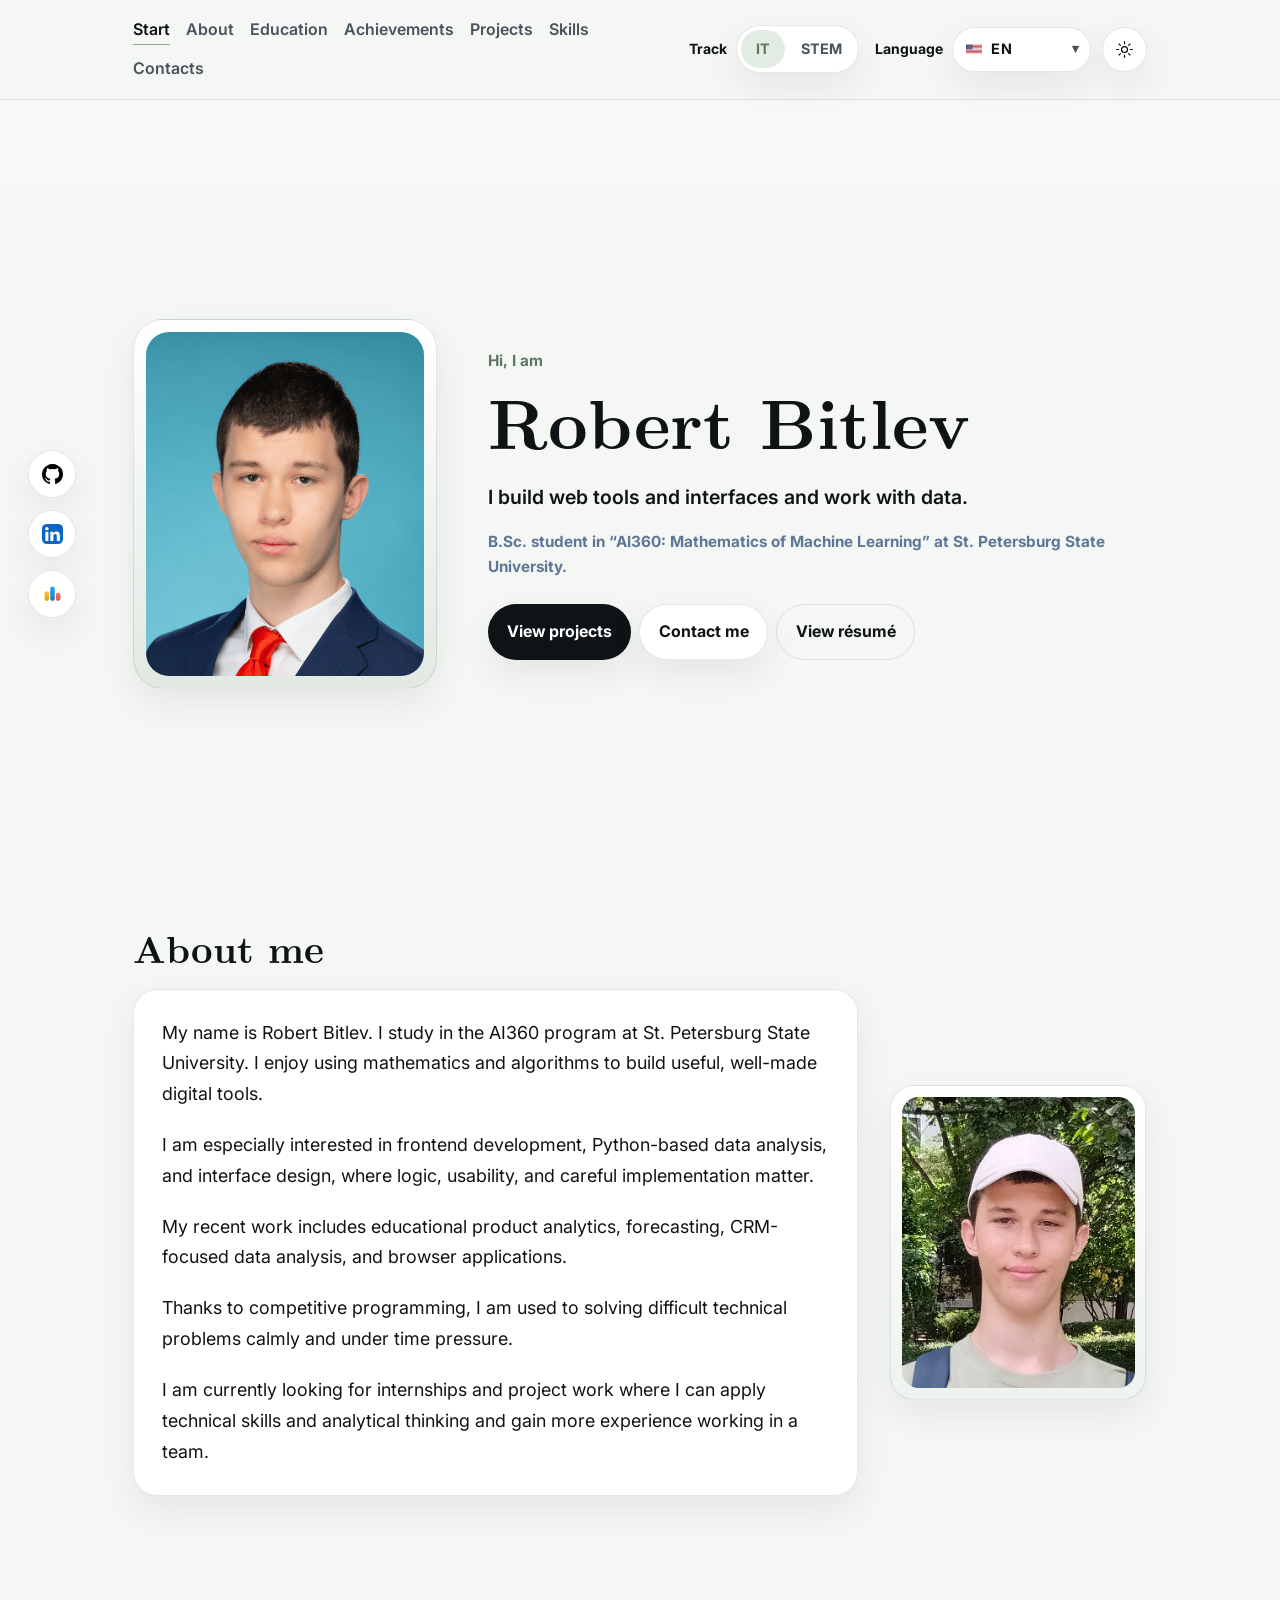
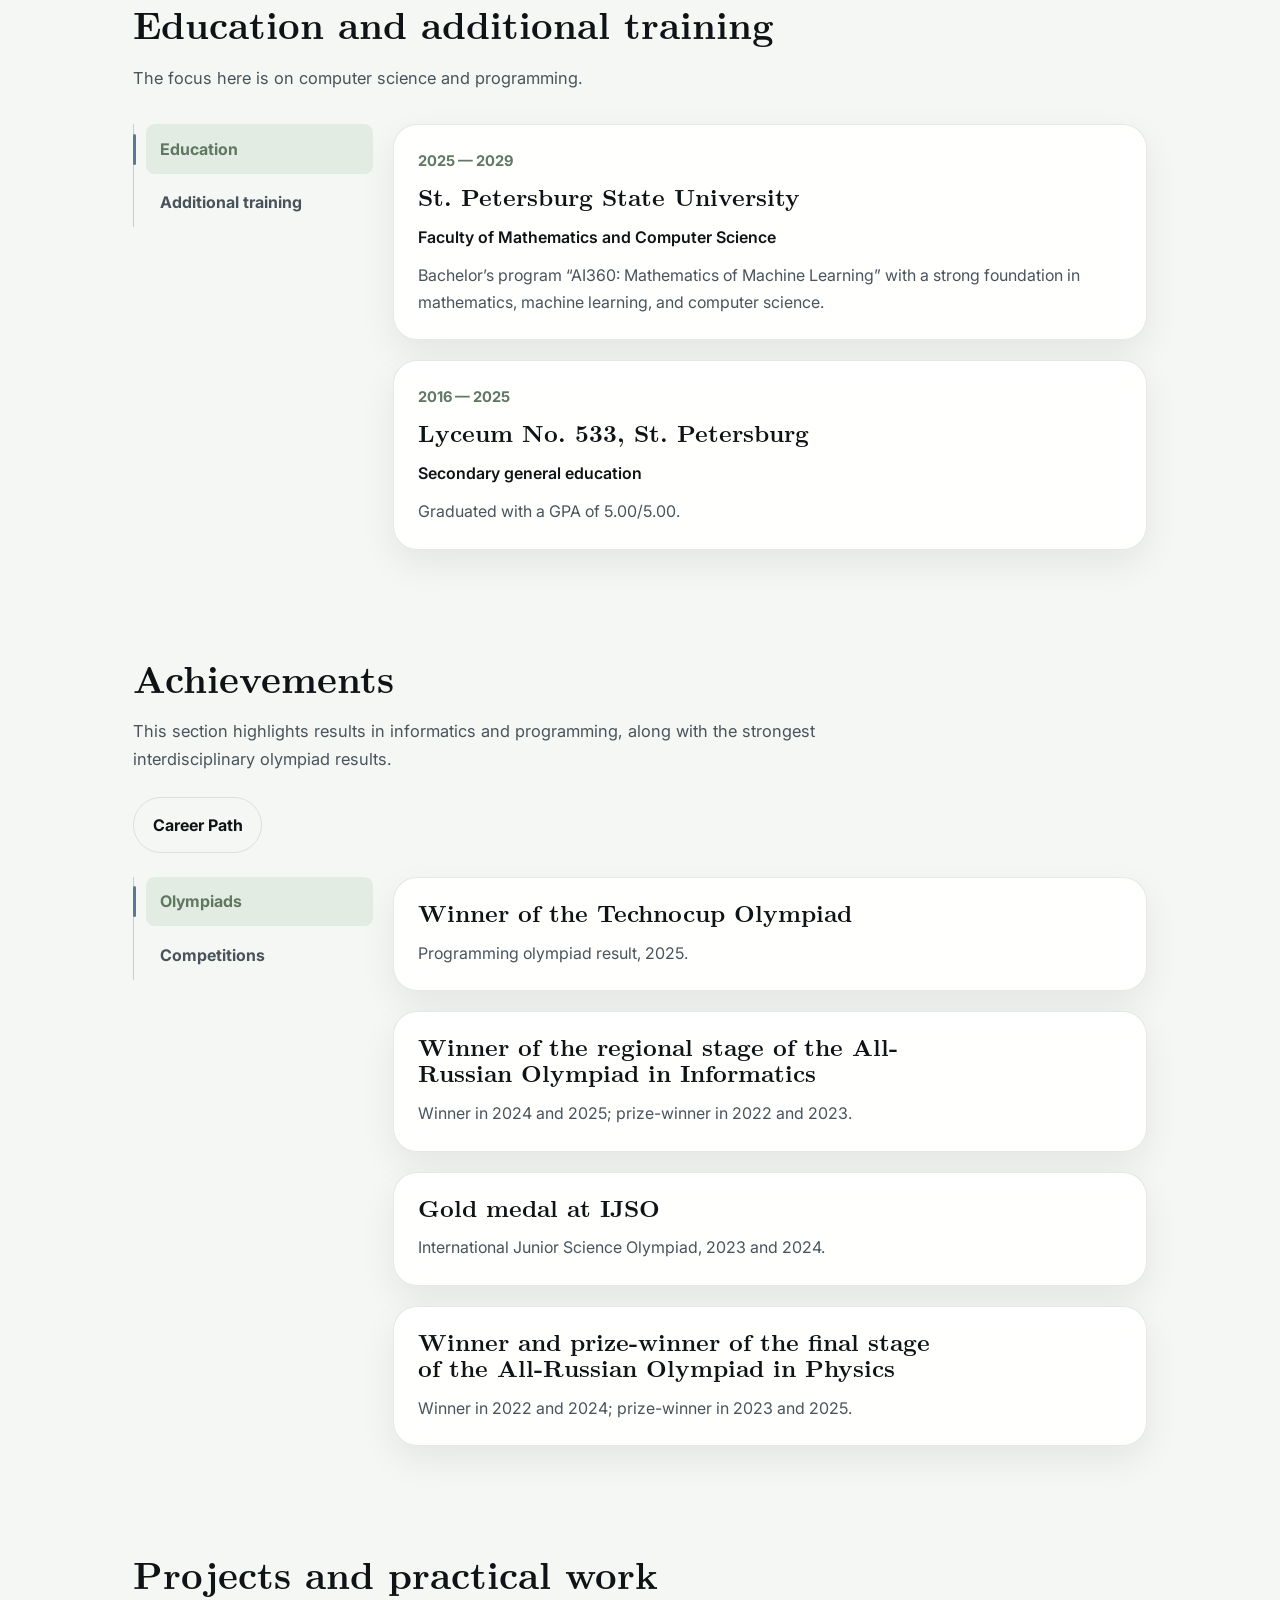
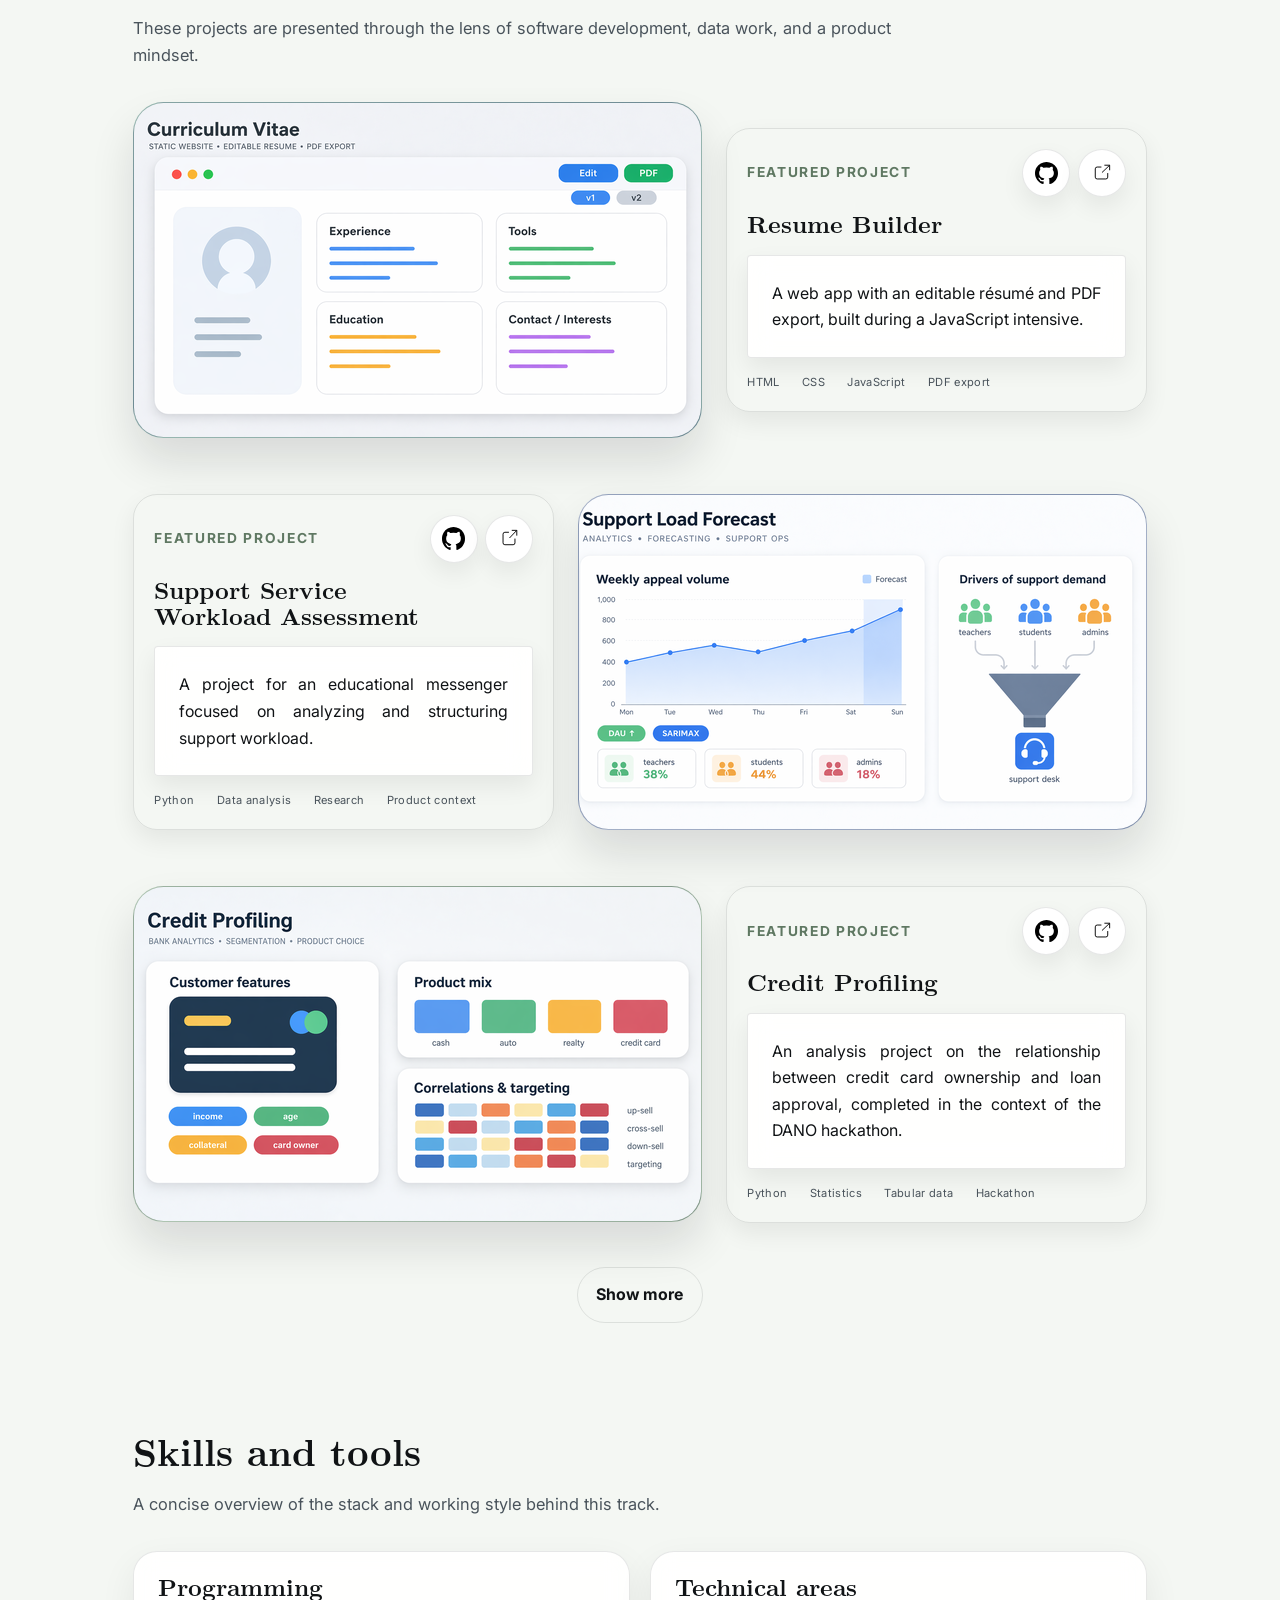
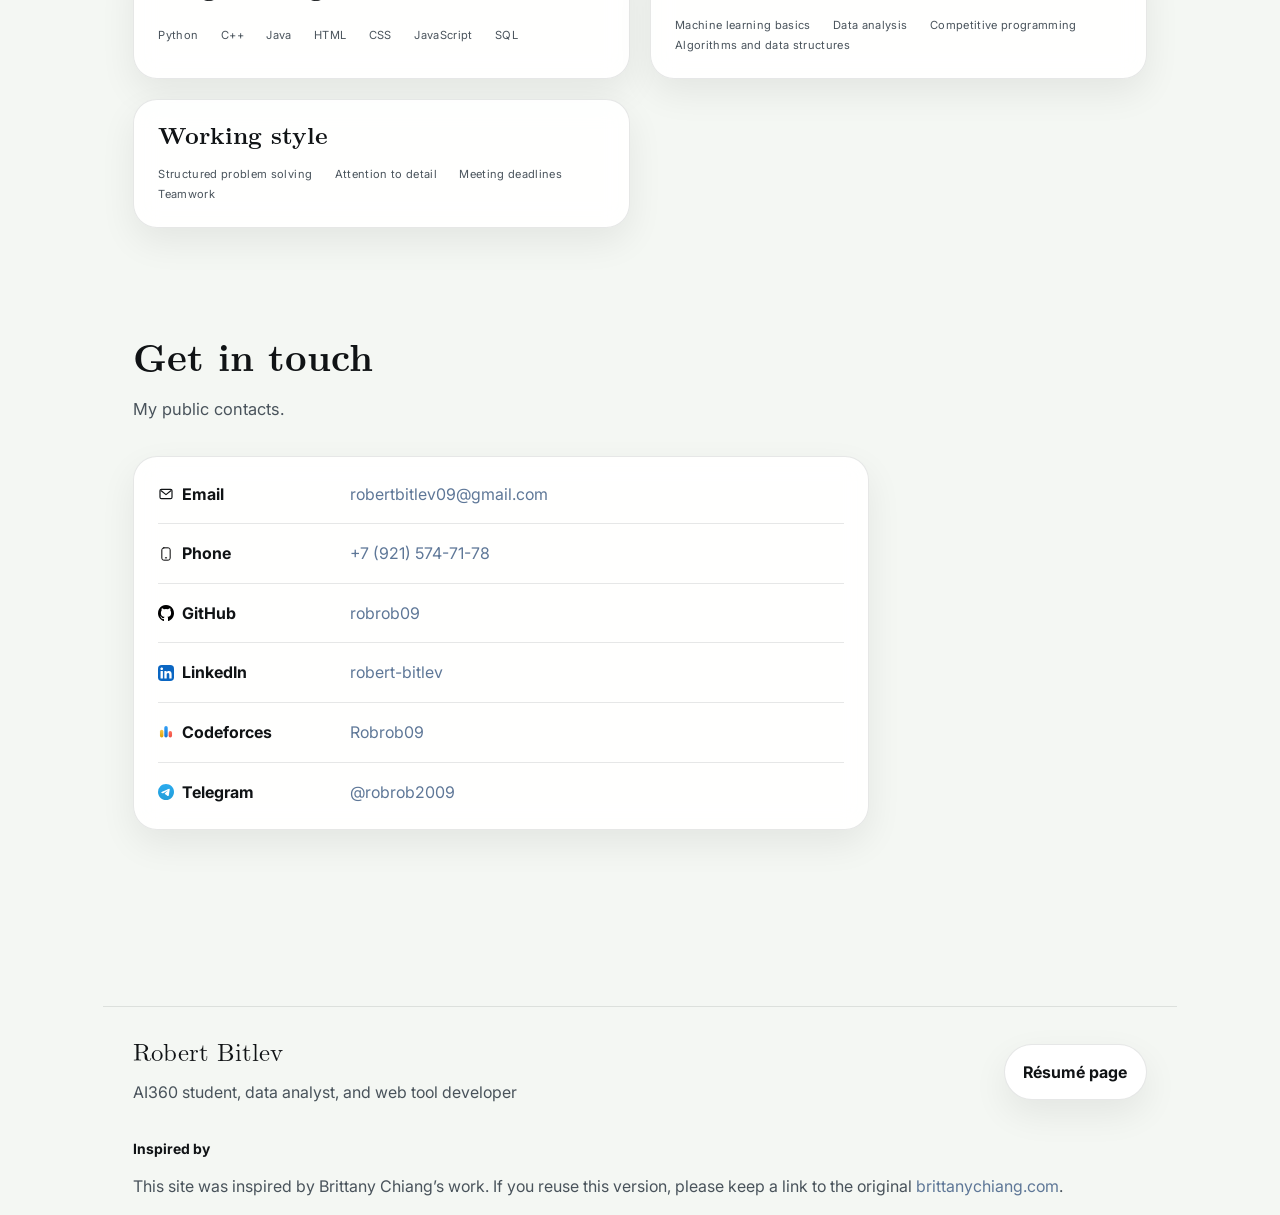
<file: index.html>
<!doctype html>
<html lang="en">
  <head>
    <meta charset="UTF-8" />
    <meta name="viewport" content="width=device-width, initial-scale=1.0" />
    <title>Robert Bitlev - IT track</title>
    <meta name="description" content="Technical portfolio for Robert Bitlev with software, analytics, and frontend-focused work." />
    <link rel="icon" href="source/img/icon.svg" type="image/svg+xml" />
    <script src="source/js/language-detect.js"></script>
    <script src="source/js/theme-init.js"></script>
    <link rel="stylesheet" href="source/css/reset.css" />
    <link rel="stylesheet" href="source/css/variables.css" />
    <link rel="stylesheet" href="source/css/base.css" />
    <link rel="stylesheet" href="source/css/layout.css" />
    <link rel="stylesheet" href="source/css/components.css" />
    <link rel="stylesheet" href="source/css/header.css" />
    <link rel="stylesheet" href="source/css/sections.css" />
    <script defer src="source/js/site-data-loader.js"></script>
    <script defer src="source/js/site-header.js"></script>
    <script defer src="source/js/content-render.js"></script>
    <script defer src="source/js/nav.js"></script>
  </head>
  <body data-page-language="en" data-track="it" data-page-kind="home">
    <header class="site-header" data-site-header>
      <div class="site-header-inner">
        <div class="site-header-top">
          <a class="site-brand" href="#start" data-bind-href="header.brand.href" data-bind-aria="header.brand.ariaLabel">
            <span class="site-brand-mark" aria-hidden="true">
              <img src="source/img/icon.svg" data-bind-src="header.brand.icon.src" data-bind-src-dark="header.brand.icon.darkSrc" data-bind-alt="header.brand.icon.alt" alt="" />
            </span>
          </a>

          <nav class="site-header-nav" data-bind-aria="header.navAriaLabel">
            <ul class="nav-list header-nav-list">
              <li><a href="#start" data-nav-link data-ui="navStart"></a></li>
              <li><a href="#about" data-nav-link data-ui="navAbout"></a></li>
              <li><a href="#education" data-nav-link data-ui="navEducation"></a></li>
              <li><a href="#achievements" data-nav-link data-ui="navAchievements"></a></li>
              <li><a href="#projects" data-nav-link data-ui="navProjects"></a></li>
              <li><a href="#skills" data-nav-link data-ui="navSkills"></a></li>
              <li><a href="#contacts" data-nav-link data-ui="navContacts"></a></li>
            </ul>
          </nav>

          <div class="site-header-controls">
            <div class="switcher-block switcher-block-track">
              <p class="switcher-label" data-ui="trackLabel"></p>
              <div class="segment-switcher" data-track-switcher></div>
            </div>

            <div class="header-utility-group">
              <div class="switcher-block switcher-block-language">
                <p class="switcher-label" data-ui="languageLabel"></p>
                <div class="language-dropdown" data-lang-switcher></div>
              </div>
              <div class="theme-toggle-slot" data-theme-toggle></div>
            </div>
          </div>
        </div>
      </div>
    </header>

    <aside class="social-rail" data-bind-aria="socialRailAriaLabel">
      <div class="social-rail-inner" data-social-icons></div>
    </aside>

    <main id="main-content" class="site-main site-main-home">
      <section id="start" class="section hero" aria-labelledby="hero-title">
        <div class="hero-grid">
          <figure class="hero-avatar">
            <img data-bind-src="avatar" data-bind-src-dark="avatarDark" data-bind-alt="avatarAlt" alt="" />
          </figure>
          <div class="hero-copy">
            <p class="hero-greeting" data-ui="heroGreeting"></p>
            <h1 id="hero-title" data-bind="name"></h1>
            <p class="hero-activity" data-bind="activityLine"></p>
            <p class="hero-student" data-bind="studentLine"></p>
            <div class="button-row" data-bind-aria="heroActionsAriaLabel">
              <a class="button" href="#projects" data-ui="heroProjects"></a>
              <a class="button button-secondary" href="#contacts" data-ui="heroContacts"></a>
              <a class="button button-ghost" data-bind-href="resumeUrl" data-ui="heroResume"></a>
            </div>
          </div>
        </div>
      </section>

      <section id="about" class="section about-section" aria-labelledby="about-title">
        <h2 id="about-title" class="section-title" data-ui="aboutTitle"></h2>
        <div class="about-layout">
          <div class="about-panel card" data-about></div>
          <figure class="about-avatar">
            <img data-bind-src="aboutAvatar" data-bind-src-dark="aboutAvatarDark" data-bind-alt="aboutAvatarAlt" alt="" />
          </figure>
        </div>
      </section>

      <section id="education" class="section" aria-labelledby="education-title">
        <h2 id="education-title" class="section-title" data-ui="educationTitle"></h2>
        <p class="section-intro" data-bind="educationIntro"></p>
        <div class="timeline-grid" data-list="education"></div>
      </section>

      <section id="achievements" class="section" aria-labelledby="achievements-title">
        <h2 id="achievements-title" class="section-title" data-ui="achievementsTitle"></h2>
        <p class="section-intro" data-bind="achievementsIntro"></p>
        <div class="career-link-row">
          <a class="button button-ghost" data-bind-href="careerUrl" data-ui="careerPathLink"></a>
        </div>
        <div class="achievement-list" data-list="achievements"></div>
      </section>

      <section id="projects" class="section" aria-labelledby="projects-title">
        <h2 id="projects-title" class="section-title" data-ui="projectsTitle"></h2>
        <p class="section-intro" data-bind="projectsIntro"></p>
        <div class="projects-grid" data-list="projects"></div>
      </section>

      <section id="skills" class="section" aria-labelledby="skills-title">
        <h2 id="skills-title" class="section-title" data-ui="skillsTitle"></h2>
        <p class="section-intro" data-bind="skillsIntro"></p>
        <div class="skills-grid" data-list="skills"></div>
      </section>

      <section id="contacts" class="section" aria-labelledby="contacts-title">
        <h2 id="contacts-title" class="section-title" data-ui="contactsTitle"></h2>
        <p class="section-intro" data-bind="contactsIntro"></p>
        <div class="card contact-card">
          <ul class="contact-list" data-list="contacts"></ul>
        </div>
      </section>
    </main>

    <footer class="site-footer">
      <div class="footer-top footer-top-simple">
        <div class="footer-block footer-brand">
          <p class="footer-name" data-bind="name"></p>
          <p data-bind="role"></p>
        </div>
        <div class="footer-block footer-actions">
          <a class="button button-secondary" data-bind-href="resumeUrl" data-ui="resumeButton"></a>
        </div>
      </div>

      <div class="footer-meta">
        <div class="footer-block">
          <p class="footer-title" data-ui="inspiredTitle"></p>
          <p data-attribution></p>
        </div>
      </div>
    </footer>
  </body>
</html>
</file>
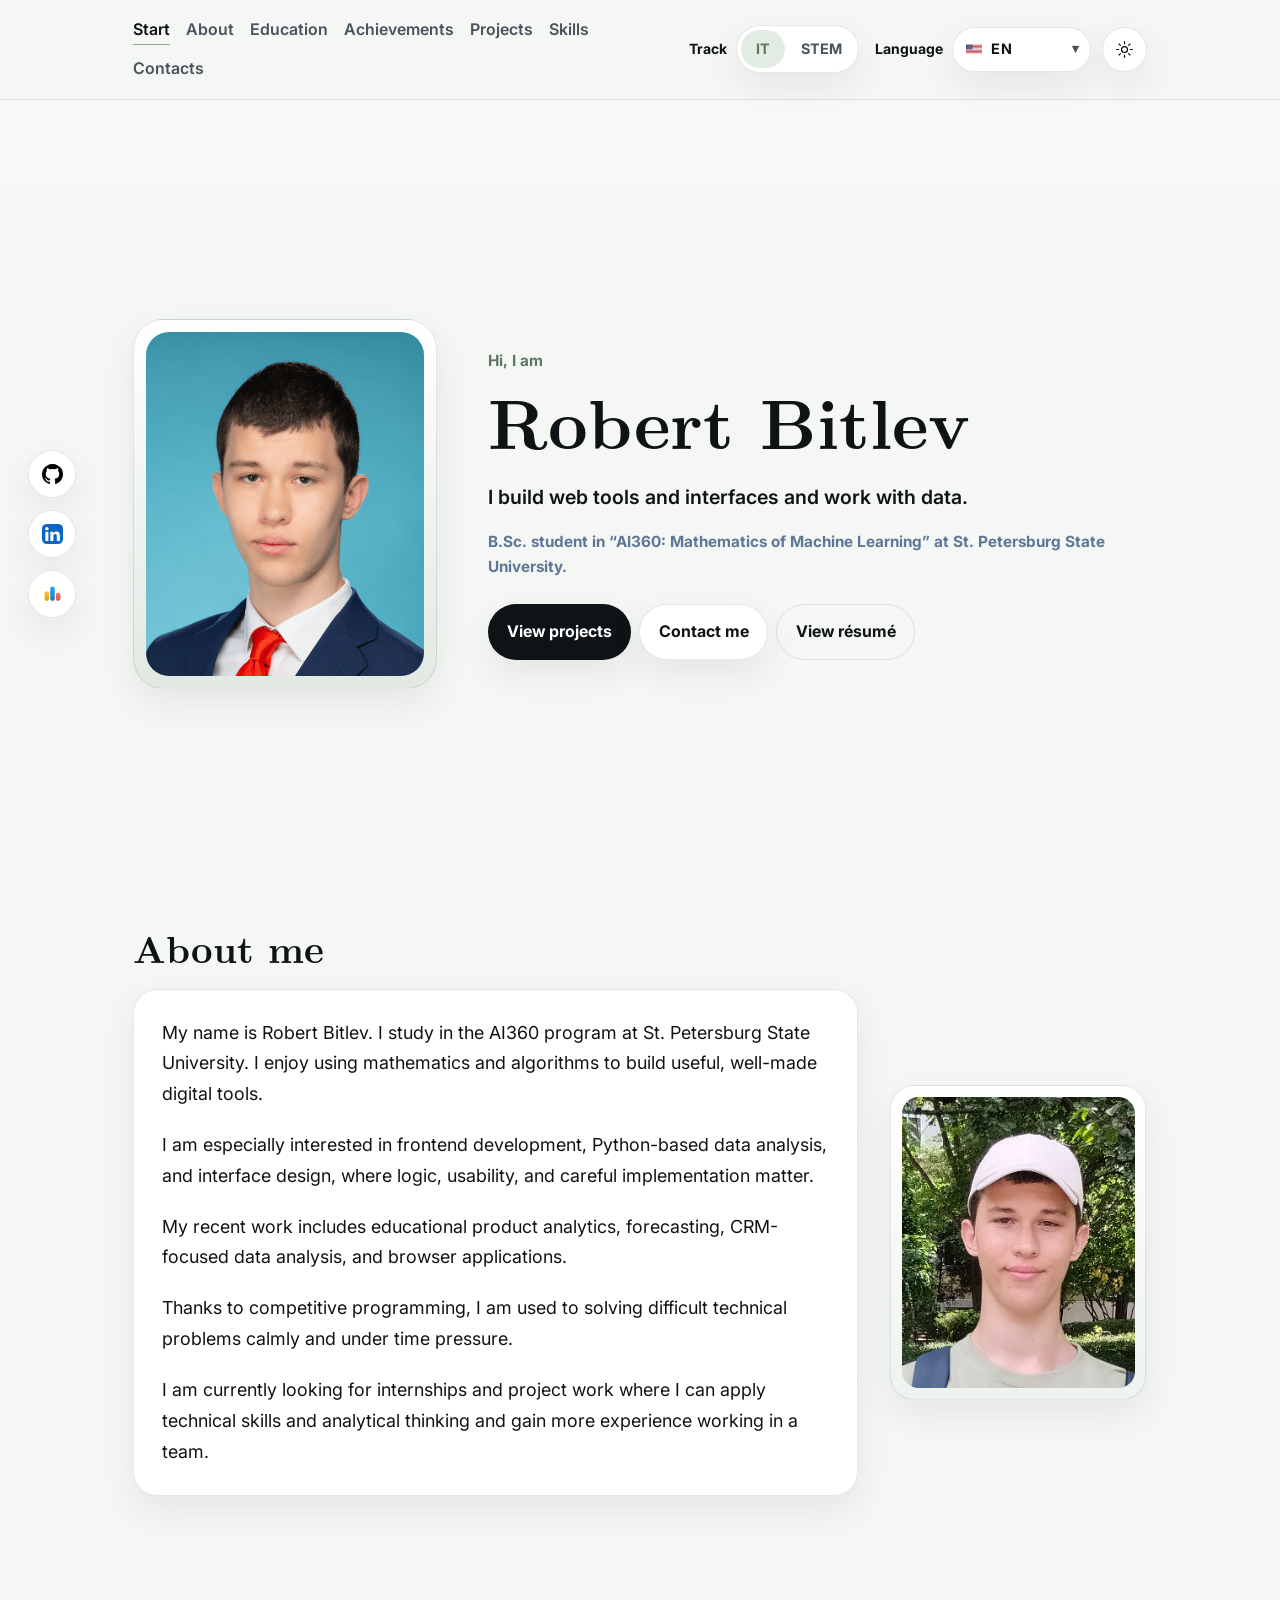
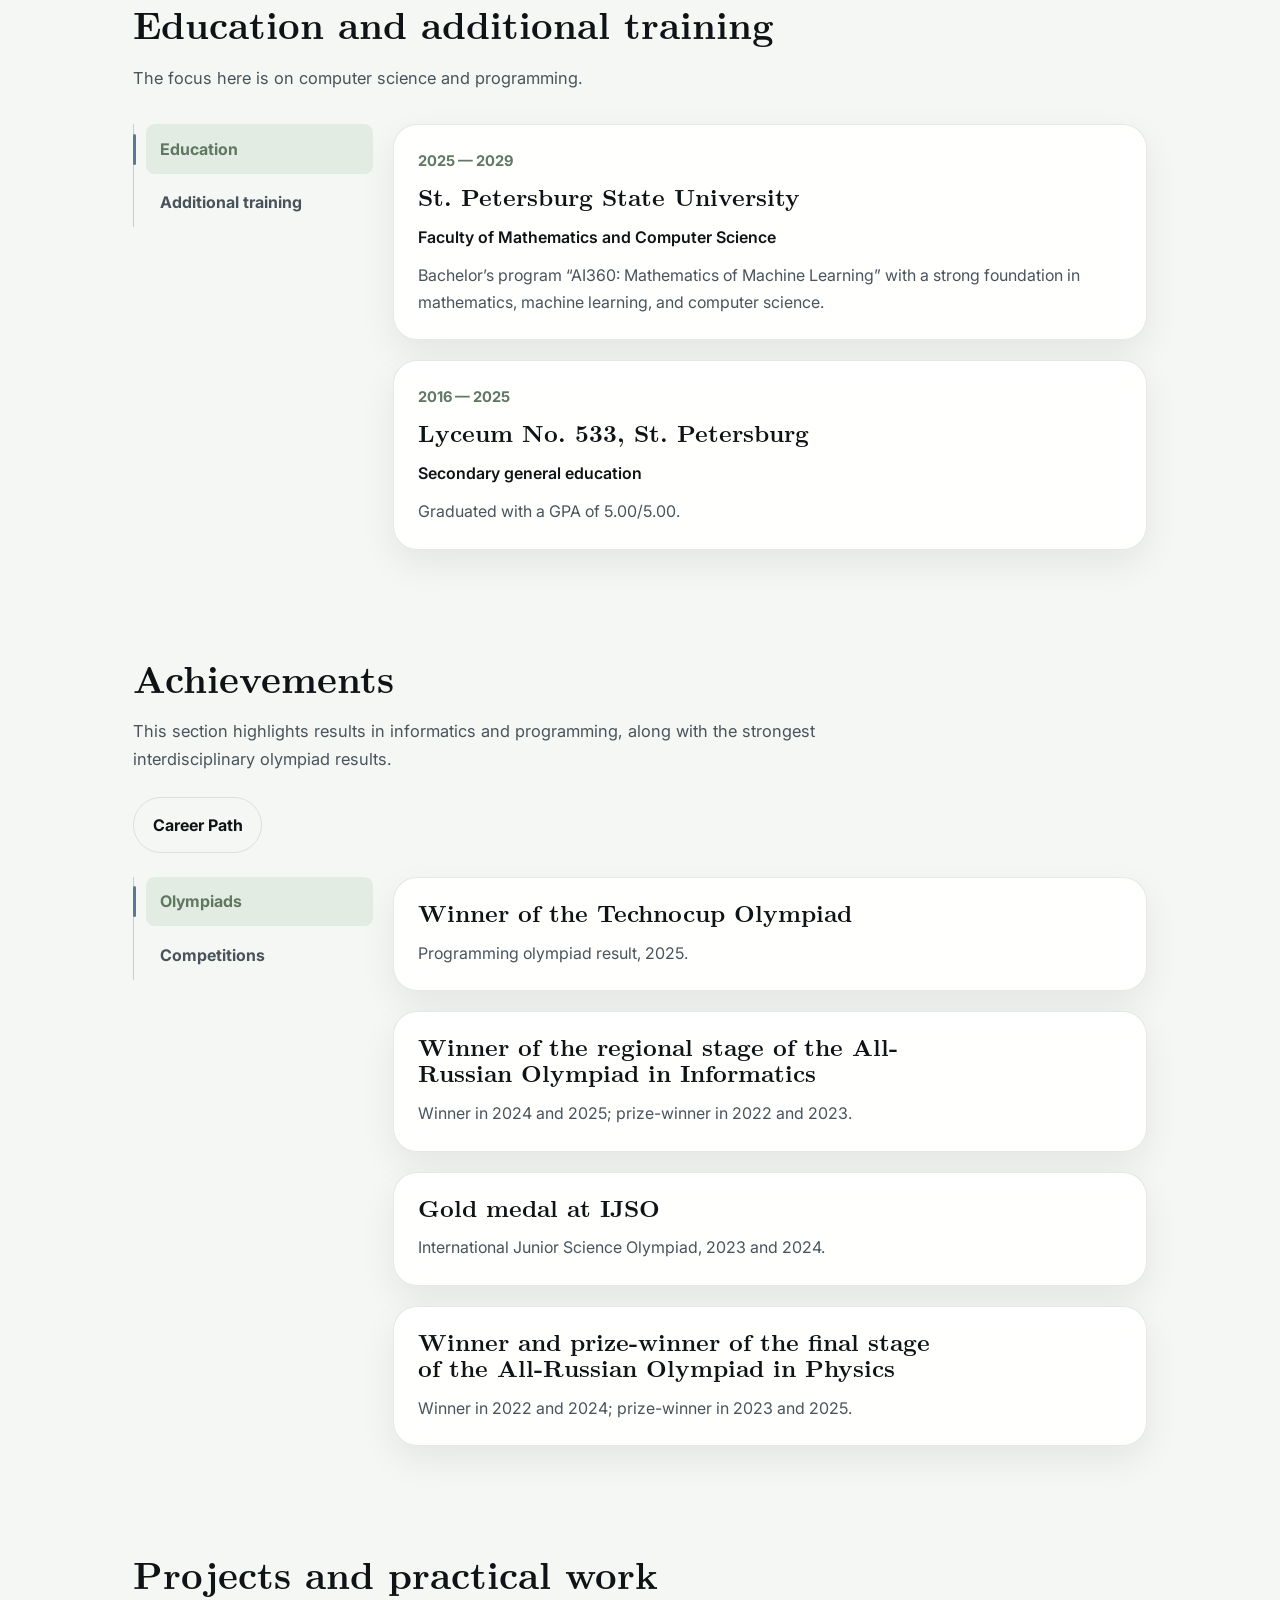
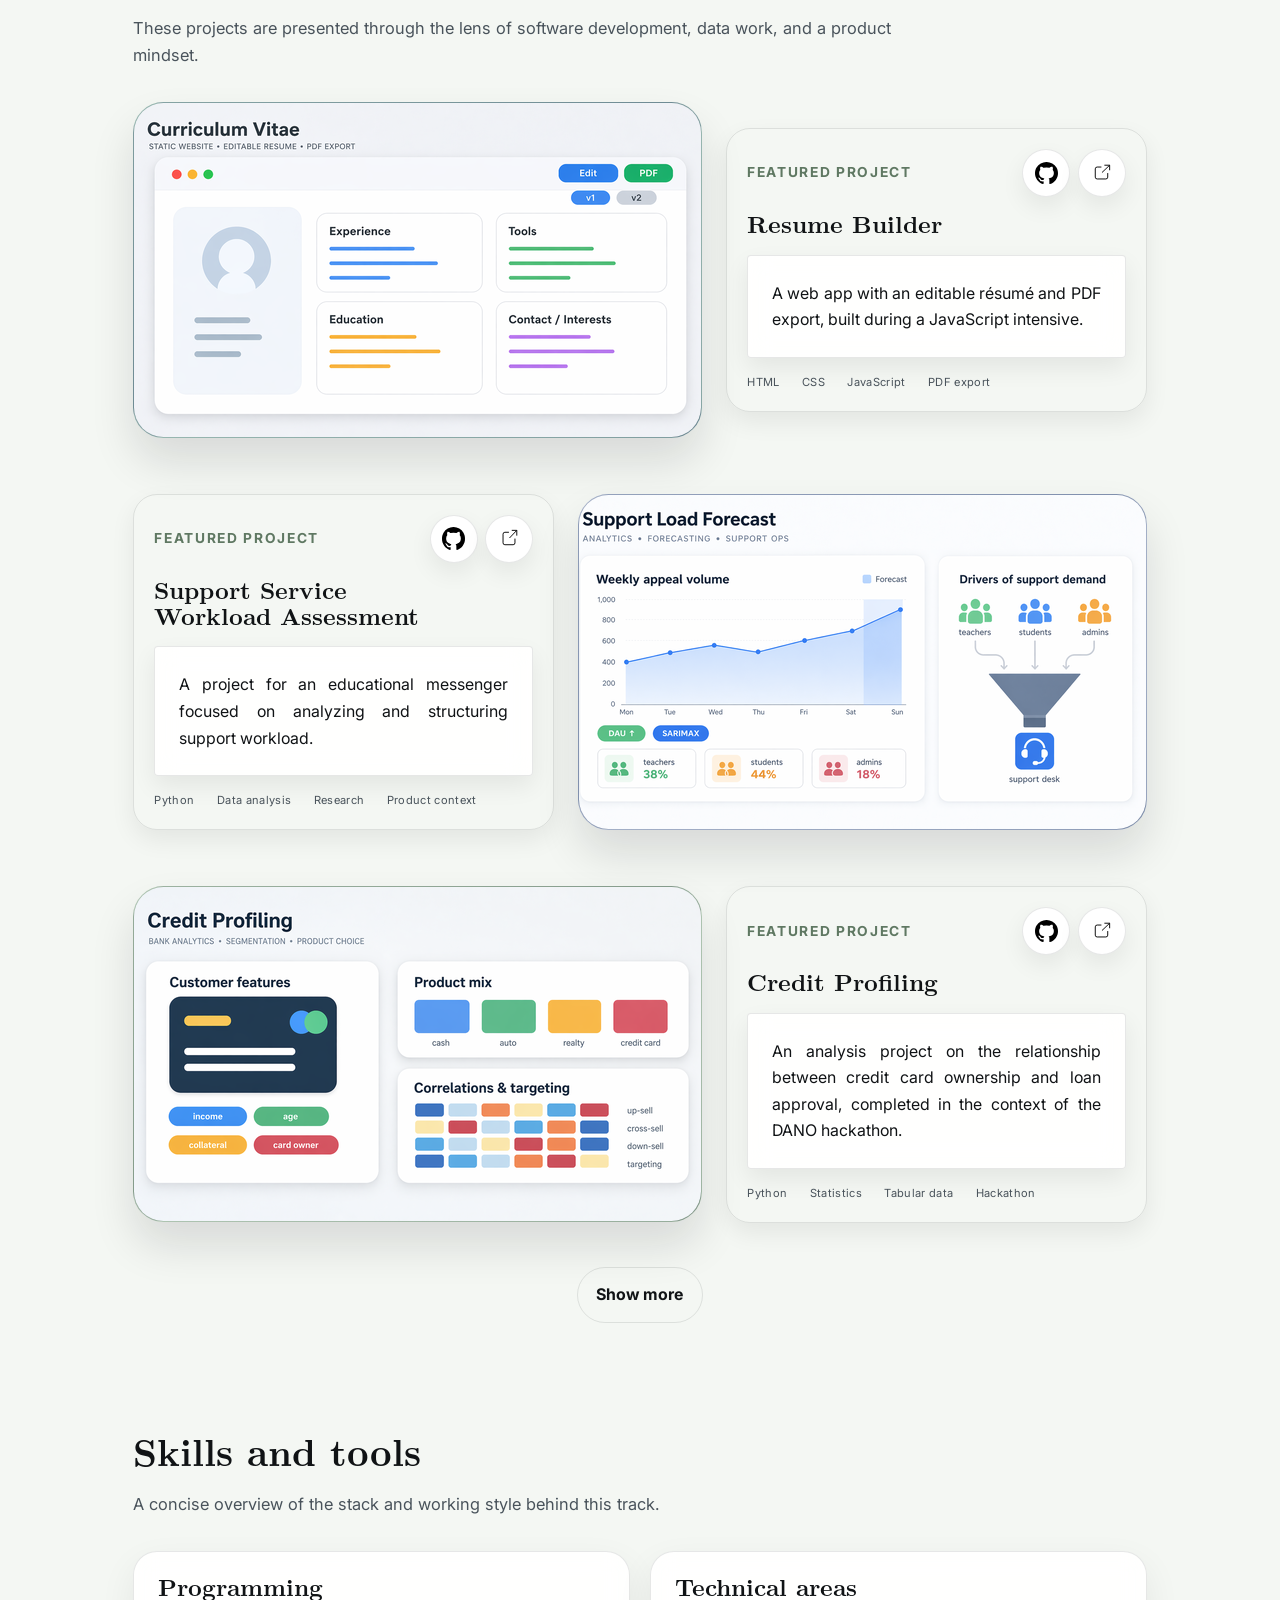
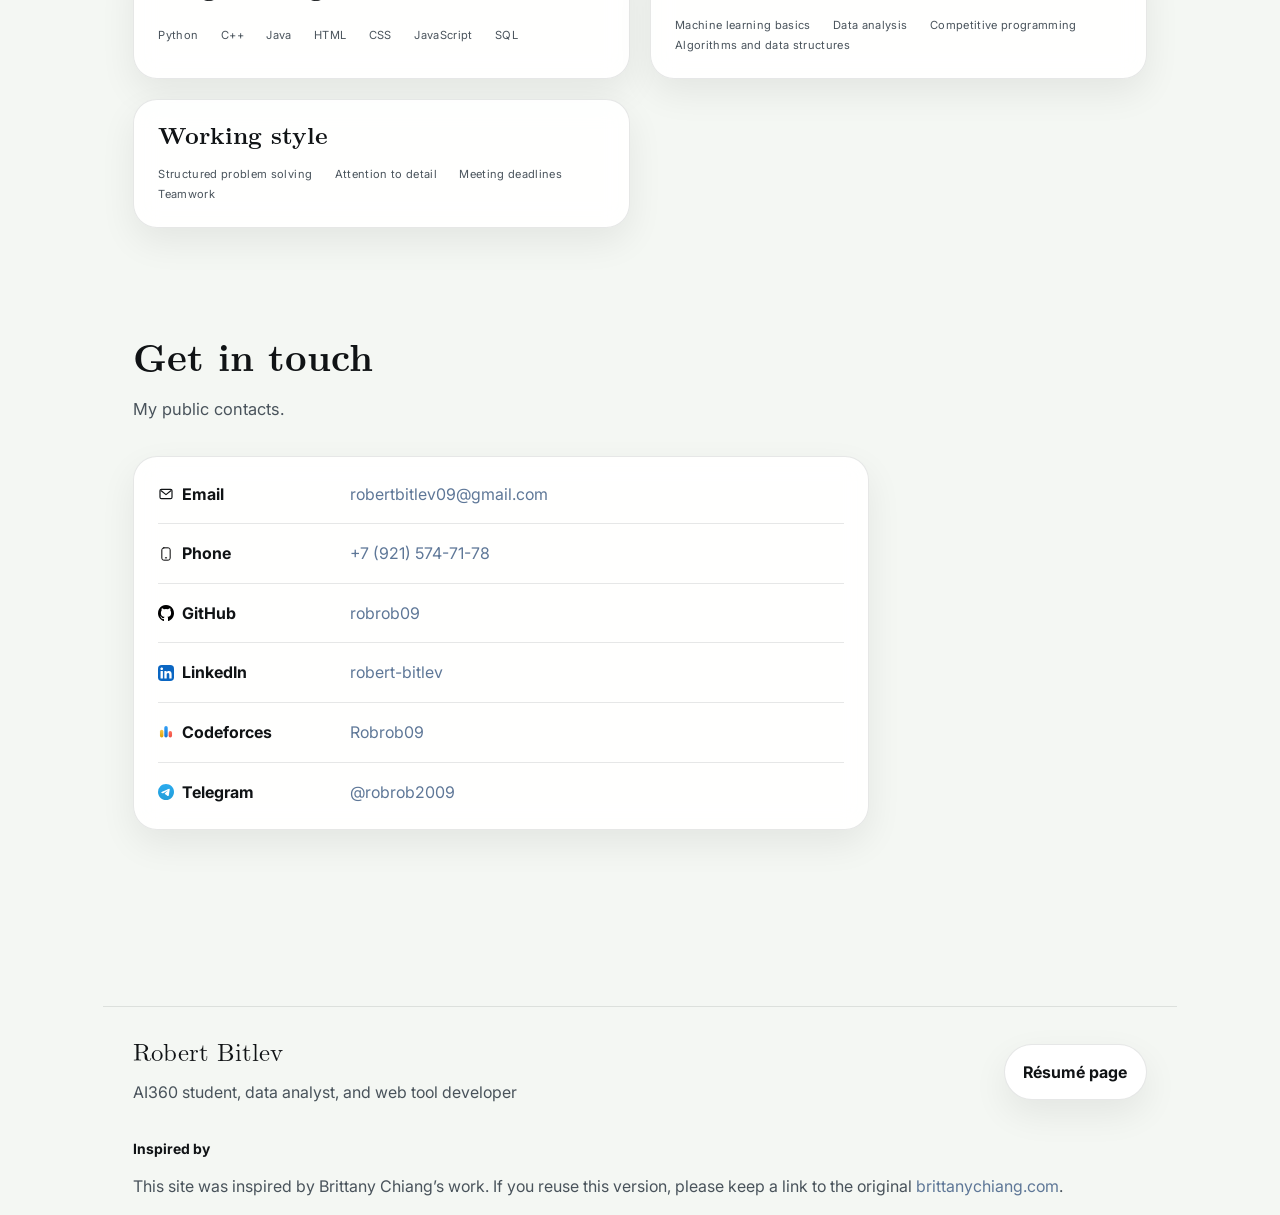
<file: ru/index.html>
<!doctype html>
<html lang="ru">
  <head>
    <meta charset="UTF-8" />
    <meta name="viewport" content="width=device-width, initial-scale=1.0" />
    <title>Роберт Битлев - IT-трек</title>
    <meta name="description" content="Техническое портфолио Роберта Битлева с акцентом на разработку, аналитику и frontend-проекты." />
    <link rel="icon" href="../source/img/icon.svg" type="image/svg+xml" />
    <script src="../source/js/language-detect.js"></script>
    <script src="../source/js/theme-init.js"></script>
    <link rel="stylesheet" href="../source/css/reset.css" />
    <link rel="stylesheet" href="../source/css/variables.css" />
    <link rel="stylesheet" href="../source/css/base.css" />
    <link rel="stylesheet" href="../source/css/layout.css" />
    <link rel="stylesheet" href="../source/css/components.css" />
    <link rel="stylesheet" href="../source/css/header.css" />
    <link rel="stylesheet" href="../source/css/sections.css" />
    <script defer src="../source/js/site-data-loader.js"></script>
    <script defer src="../source/js/site-header.js"></script>
    <script defer src="../source/js/content-render.js"></script>
    <script defer src="../source/js/nav.js"></script>
  </head>
  <body data-page-language="ru" data-track="it" data-page-kind="home">
    <header class="site-header" data-site-header>
      <div class="site-header-inner">
        <div class="site-header-top">
          <a class="site-brand" href="#start" data-bind-href="header.brand.href" data-bind-aria="header.brand.ariaLabel">
            <span class="site-brand-mark" aria-hidden="true">
              <img src="../source/img/icon.svg" data-bind-src="header.brand.icon.src" data-bind-src-dark="header.brand.icon.darkSrc" data-bind-alt="header.brand.icon.alt" alt="" />
            </span>
          </a>

          <nav class="site-header-nav" data-bind-aria="header.navAriaLabel">
            <ul class="nav-list header-nav-list">
              <li><a href="#start" data-nav-link data-ui="navStart"></a></li>
              <li><a href="#about" data-nav-link data-ui="navAbout"></a></li>
              <li><a href="#education" data-nav-link data-ui="navEducation"></a></li>
              <li><a href="#achievements" data-nav-link data-ui="navAchievements"></a></li>
              <li><a href="#projects" data-nav-link data-ui="navProjects"></a></li>
              <li><a href="#skills" data-nav-link data-ui="navSkills"></a></li>
              <li><a href="#contacts" data-nav-link data-ui="navContacts"></a></li>
            </ul>
          </nav>

          <div class="site-header-controls">
            <div class="switcher-block switcher-block-track">
              <p class="switcher-label" data-ui="trackLabel"></p>
              <div class="segment-switcher" data-track-switcher></div>
            </div>

            <div class="header-utility-group">
              <div class="switcher-block switcher-block-language">
                <p class="switcher-label" data-ui="languageLabel"></p>
                <div class="language-dropdown" data-lang-switcher></div>
              </div>
              <div class="theme-toggle-slot" data-theme-toggle></div>
            </div>
          </div>
        </div>
      </div>
    </header>

    <aside class="social-rail" data-bind-aria="socialRailAriaLabel">
      <div class="social-rail-inner" data-social-icons></div>
    </aside>

    <main id="main-content" class="site-main site-main-home">
      <section id="start" class="section hero" aria-labelledby="hero-title">
        <div class="hero-grid">
          <figure class="hero-avatar">
            <img data-bind-src="avatar" data-bind-src-dark="avatarDark" data-bind-alt="avatarAlt" alt="" />
          </figure>
          <div class="hero-copy">
            <p class="hero-greeting" data-ui="heroGreeting"></p>
            <h1 id="hero-title" data-bind="name"></h1>
            <p class="hero-activity" data-bind="activityLine"></p>
            <p class="hero-student" data-bind="studentLine"></p>
            <div class="button-row" data-bind-aria="heroActionsAriaLabel">
              <a class="button" href="#projects" data-ui="heroProjects"></a>
              <a class="button button-secondary" href="#contacts" data-ui="heroContacts"></a>
              <a class="button button-ghost" data-bind-href="resumeUrl" data-ui="heroResume"></a>
            </div>
          </div>
        </div>
      </section>

      <section id="about" class="section about-section" aria-labelledby="about-title">
        <h2 id="about-title" class="section-title" data-ui="aboutTitle"></h2>
        <div class="about-layout">
          <div class="about-panel card" data-about></div>
          <figure class="about-avatar">
            <img data-bind-src="aboutAvatar" data-bind-src-dark="aboutAvatarDark" data-bind-alt="aboutAvatarAlt" alt="" />
          </figure>
        </div>
      </section>

      <section id="education" class="section" aria-labelledby="education-title">
        <h2 id="education-title" class="section-title" data-ui="educationTitle"></h2>
        <p class="section-intro" data-bind="educationIntro"></p>
        <div class="timeline-grid" data-list="education"></div>
      </section>

      <section id="achievements" class="section" aria-labelledby="achievements-title">
        <h2 id="achievements-title" class="section-title" data-ui="achievementsTitle"></h2>
        <p class="section-intro" data-bind="achievementsIntro"></p>
        <div class="career-link-row">
          <a class="button button-ghost" data-bind-href="careerUrl" data-ui="careerPathLink"></a>
        </div>
        <div class="achievement-list" data-list="achievements"></div>
      </section>

      <section id="projects" class="section" aria-labelledby="projects-title">
        <h2 id="projects-title" class="section-title" data-ui="projectsTitle"></h2>
        <p class="section-intro" data-bind="projectsIntro"></p>
        <div class="projects-grid" data-list="projects"></div>
      </section>

      <section id="skills" class="section" aria-labelledby="skills-title">
        <h2 id="skills-title" class="section-title" data-ui="skillsTitle"></h2>
        <p class="section-intro" data-bind="skillsIntro"></p>
        <div class="skills-grid" data-list="skills"></div>
      </section>

      <section id="contacts" class="section" aria-labelledby="contacts-title">
        <h2 id="contacts-title" class="section-title" data-ui="contactsTitle"></h2>
        <p class="section-intro" data-bind="contactsIntro"></p>
        <div class="card contact-card">
          <ul class="contact-list" data-list="contacts"></ul>
        </div>
      </section>
    </main>

    <footer class="site-footer">
      <div class="footer-top footer-top-simple">
        <div class="footer-block footer-brand">
          <p class="footer-name" data-bind="name"></p>
          <p data-bind="role"></p>
        </div>
        <div class="footer-block footer-actions">
          <a class="button button-secondary" data-bind-href="resumeUrl" data-ui="resumeButton"></a>
        </div>
      </div>

      <div class="footer-meta">
        <div class="footer-block">
          <p class="footer-title" data-ui="inspiredTitle"></p>
          <p data-attribution></p>
        </div>
      </div>
    </footer>
  </body>
</html>
</file>
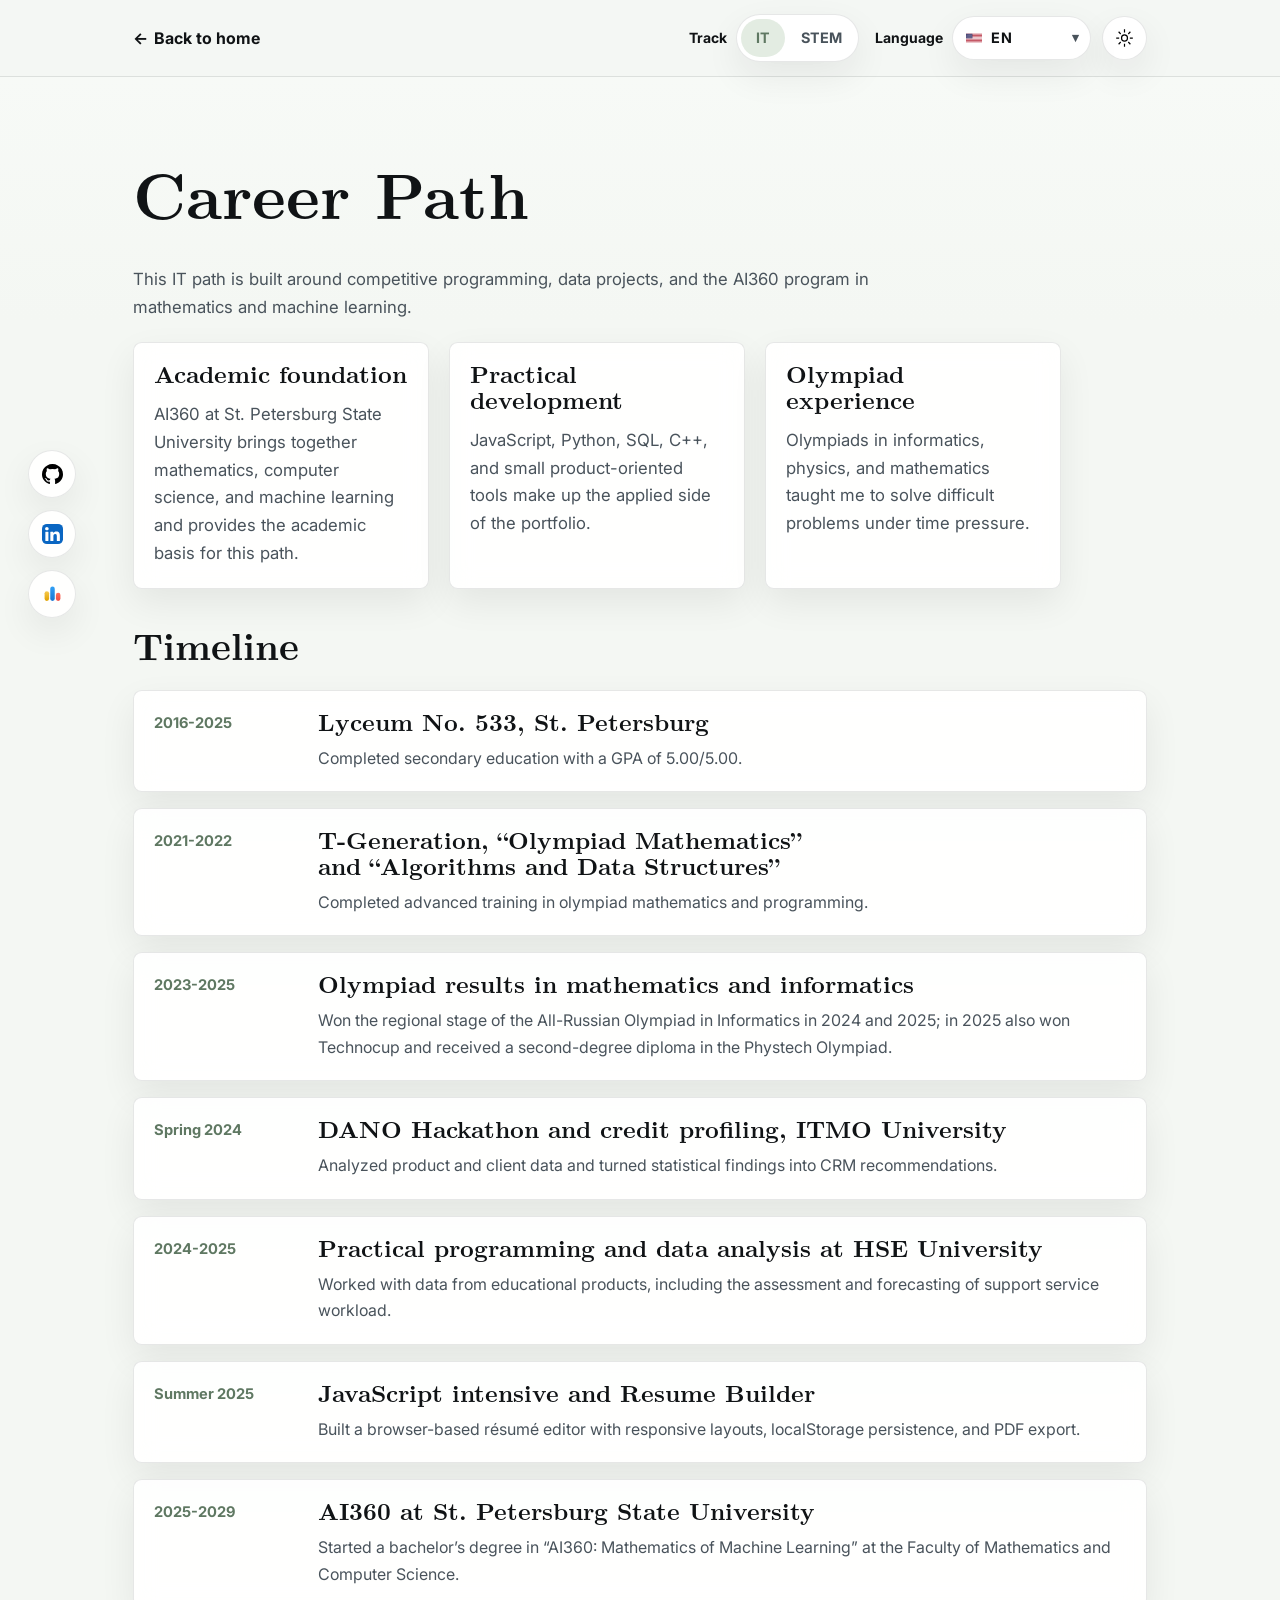
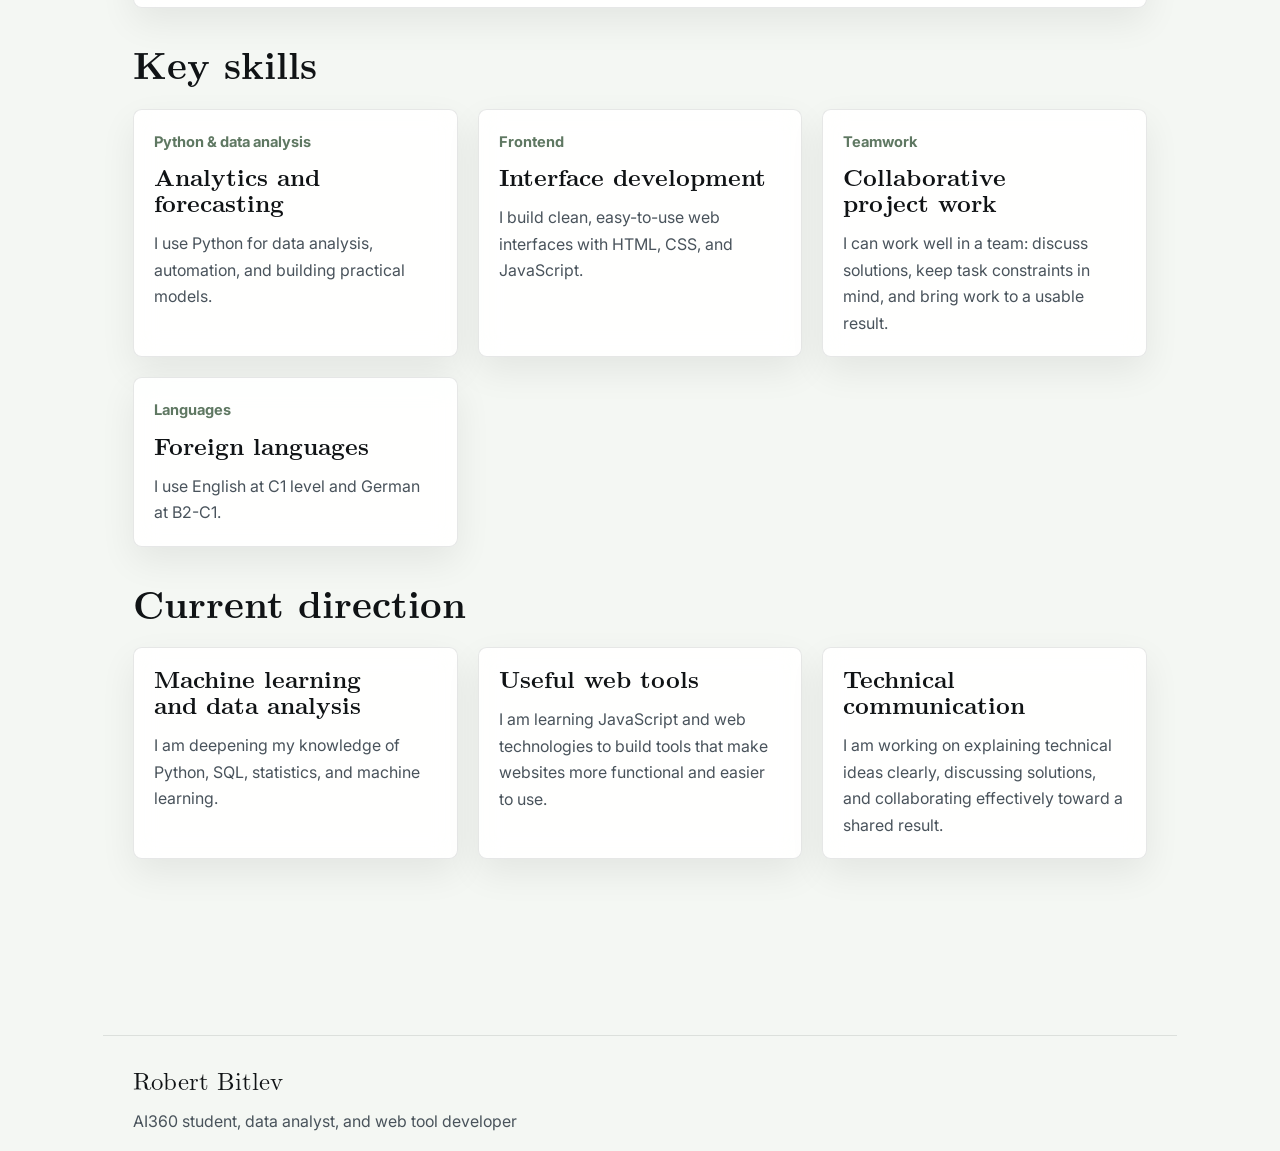
<file: career-it.html>
<!doctype html>
<html lang="en">
  <head>
    <meta charset="UTF-8" />
    <meta name="viewport" content="width=device-width, initial-scale=1.0" />
    <title>Robert Bitlev - Career path</title>
    <meta name="description" content="Career path page for the IT version of Robert Bitlev's portfolio." />
    <link rel="icon" href="source/img/icon.svg" type="image/svg+xml" />
    <script src="source/js/language-detect.js"></script>
    <script src="source/js/theme-init.js"></script>
    <link rel="stylesheet" href="source/css/reset.css" />
    <link rel="stylesheet" href="source/css/variables.css" />
    <link rel="stylesheet" href="source/css/base.css" />
    <link rel="stylesheet" href="source/css/layout.css" />
    <link rel="stylesheet" href="source/css/components.css" />
    <link rel="stylesheet" href="source/css/header.css" />
    <link rel="stylesheet" href="source/css/sections.css" />
    <script defer src="source/js/site-data-loader.js"></script>
    <script defer src="source/js/site-header.js"></script>
    <script defer src="source/js/content-render.js"></script>
  </head>
  <body data-page-language="en" data-track="it" data-page-kind="career">
    <header class="site-header site-header-compact" data-site-header>
      <div class="site-header-inner">
        <div class="site-header-top">
          <div class="site-header-identity">
            <a class="back-link" href="index.html" data-bind-href="header.backLink.href">&#8592; <span data-bind="header.backLink.label"></span></a>
          </div>

          <div class="site-header-controls">
            <div class="switcher-block switcher-block-track">
              <p class="switcher-label" data-ui="trackLabel"></p>
              <div class="segment-switcher" data-track-switcher></div>
            </div>

            <div class="header-utility-group">
              <div class="switcher-block switcher-block-language">
                <p class="switcher-label" data-ui="languageLabel"></p>
                <div class="language-dropdown" data-lang-switcher></div>
              </div>
              <div class="theme-toggle-slot" data-theme-toggle></div>
            </div>
          </div>
        </div>
      </div>
    </header>

    <aside class="social-rail" data-bind-aria="socialRailAriaLabel">
      <div class="social-rail-inner" data-social-icons></div>
    </aside>

    <main id="main-content" class="site-main">
      <section class="section career-path" aria-labelledby="career-title">
        <h1 id="career-title" data-bind="title"></h1>
        <div data-career-path></div>
      </section>
    </main>

    <footer class="site-footer">
      <div class="footer-top footer-top-simple">
        <div class="footer-block footer-brand">
          <p class="footer-name" data-bind="name"></p>
          <p data-bind="role"></p>
        </div>
      </div>
    </footer>
  </body>
</html>
</file>
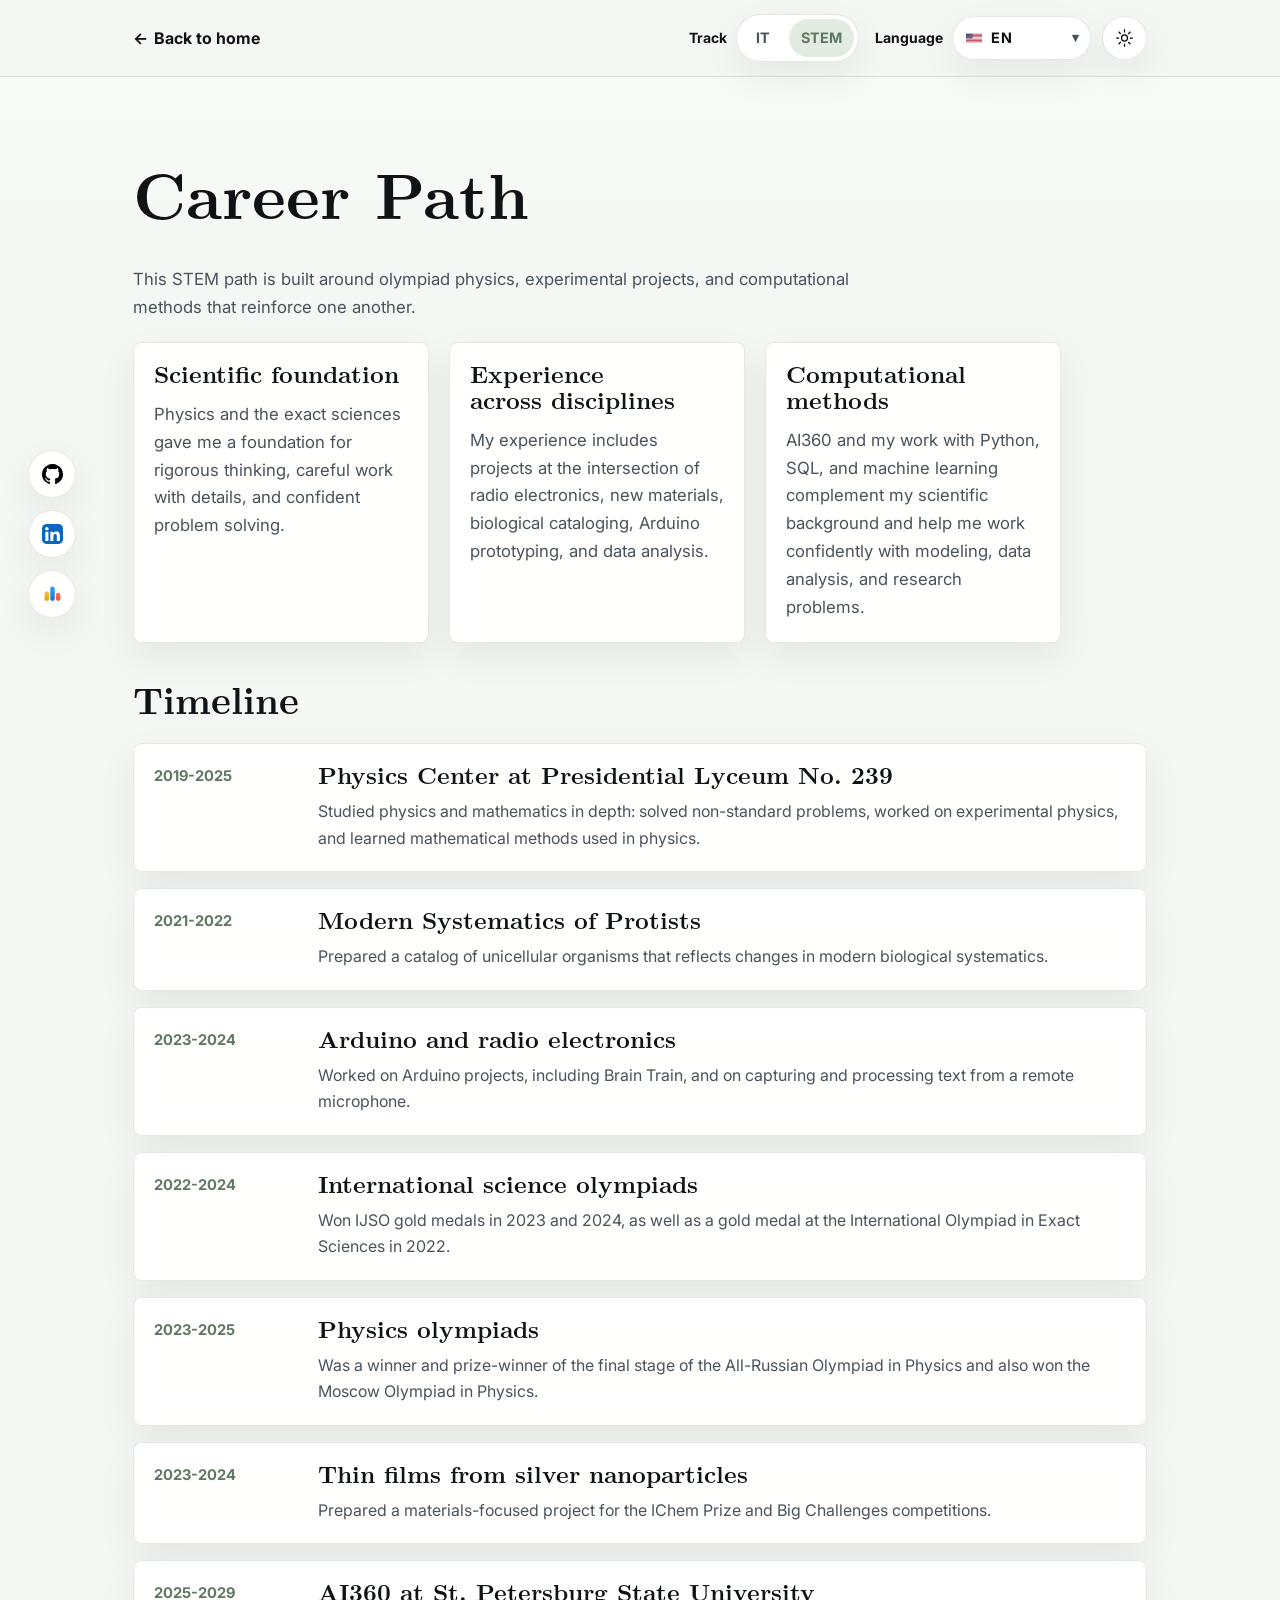
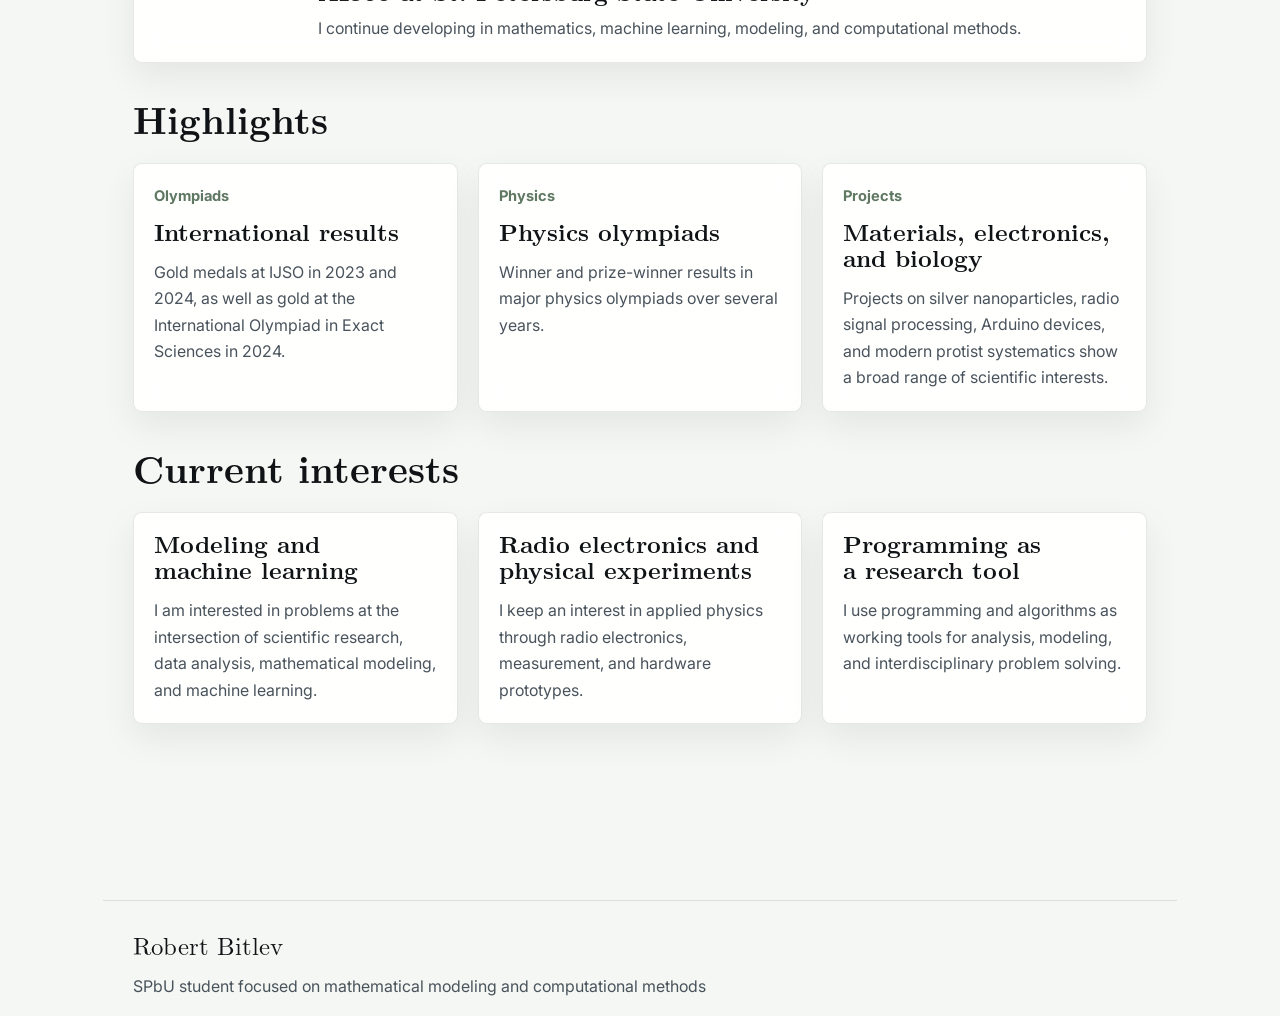
<file: career-stem.html>
<!doctype html>
<html lang="en">
  <head>
    <meta charset="UTF-8" />
    <meta name="viewport" content="width=device-width, initial-scale=1.0" />
    <title>Robert Bitlev - Career path</title>
    <meta name="description" content="Career path page for the STEM version of Robert Bitlev's portfolio." />
    <link rel="icon" href="source/img/icon.svg" type="image/svg+xml" />
    <script src="source/js/language-detect.js"></script>
    <script src="source/js/theme-init.js"></script>
    <link rel="stylesheet" href="source/css/reset.css" />
    <link rel="stylesheet" href="source/css/variables.css" />
    <link rel="stylesheet" href="source/css/base.css" />
    <link rel="stylesheet" href="source/css/layout.css" />
    <link rel="stylesheet" href="source/css/components.css" />
    <link rel="stylesheet" href="source/css/header.css" />
    <link rel="stylesheet" href="source/css/sections.css" />
    <script defer src="source/js/site-data-loader.js"></script>
    <script defer src="source/js/site-header.js"></script>
    <script defer src="source/js/content-render.js"></script>
  </head>
  <body data-page-language="en" data-track="stem" data-page-kind="career">
    <header class="site-header site-header-compact" data-site-header>
      <div class="site-header-inner">
        <div class="site-header-top">
          <div class="site-header-identity">
            <a class="back-link" href="stem.html" data-bind-href="header.backLink.href">&#8592; <span data-bind="header.backLink.label"></span></a>
          </div>

          <div class="site-header-controls">
            <div class="switcher-block switcher-block-track">
              <p class="switcher-label" data-ui="trackLabel"></p>
              <div class="segment-switcher" data-track-switcher></div>
            </div>

            <div class="header-utility-group">
              <div class="switcher-block switcher-block-language">
                <p class="switcher-label" data-ui="languageLabel"></p>
                <div class="language-dropdown" data-lang-switcher></div>
              </div>
              <div class="theme-toggle-slot" data-theme-toggle></div>
            </div>
          </div>
        </div>
      </div>
    </header>

    <aside class="social-rail" data-bind-aria="socialRailAriaLabel">
      <div class="social-rail-inner" data-social-icons></div>
    </aside>

    <main id="main-content" class="site-main">
      <section class="section career-path" aria-labelledby="career-title">
        <h1 id="career-title" data-bind="title"></h1>
        <div data-career-path></div>
      </section>
    </main>

    <footer class="site-footer">
      <div class="footer-top footer-top-simple">
        <div class="footer-block footer-brand">
          <p class="footer-name" data-bind="name"></p>
          <p data-bind="role"></p>
        </div>
      </div>
    </footer>
  </body>
</html>
</file>
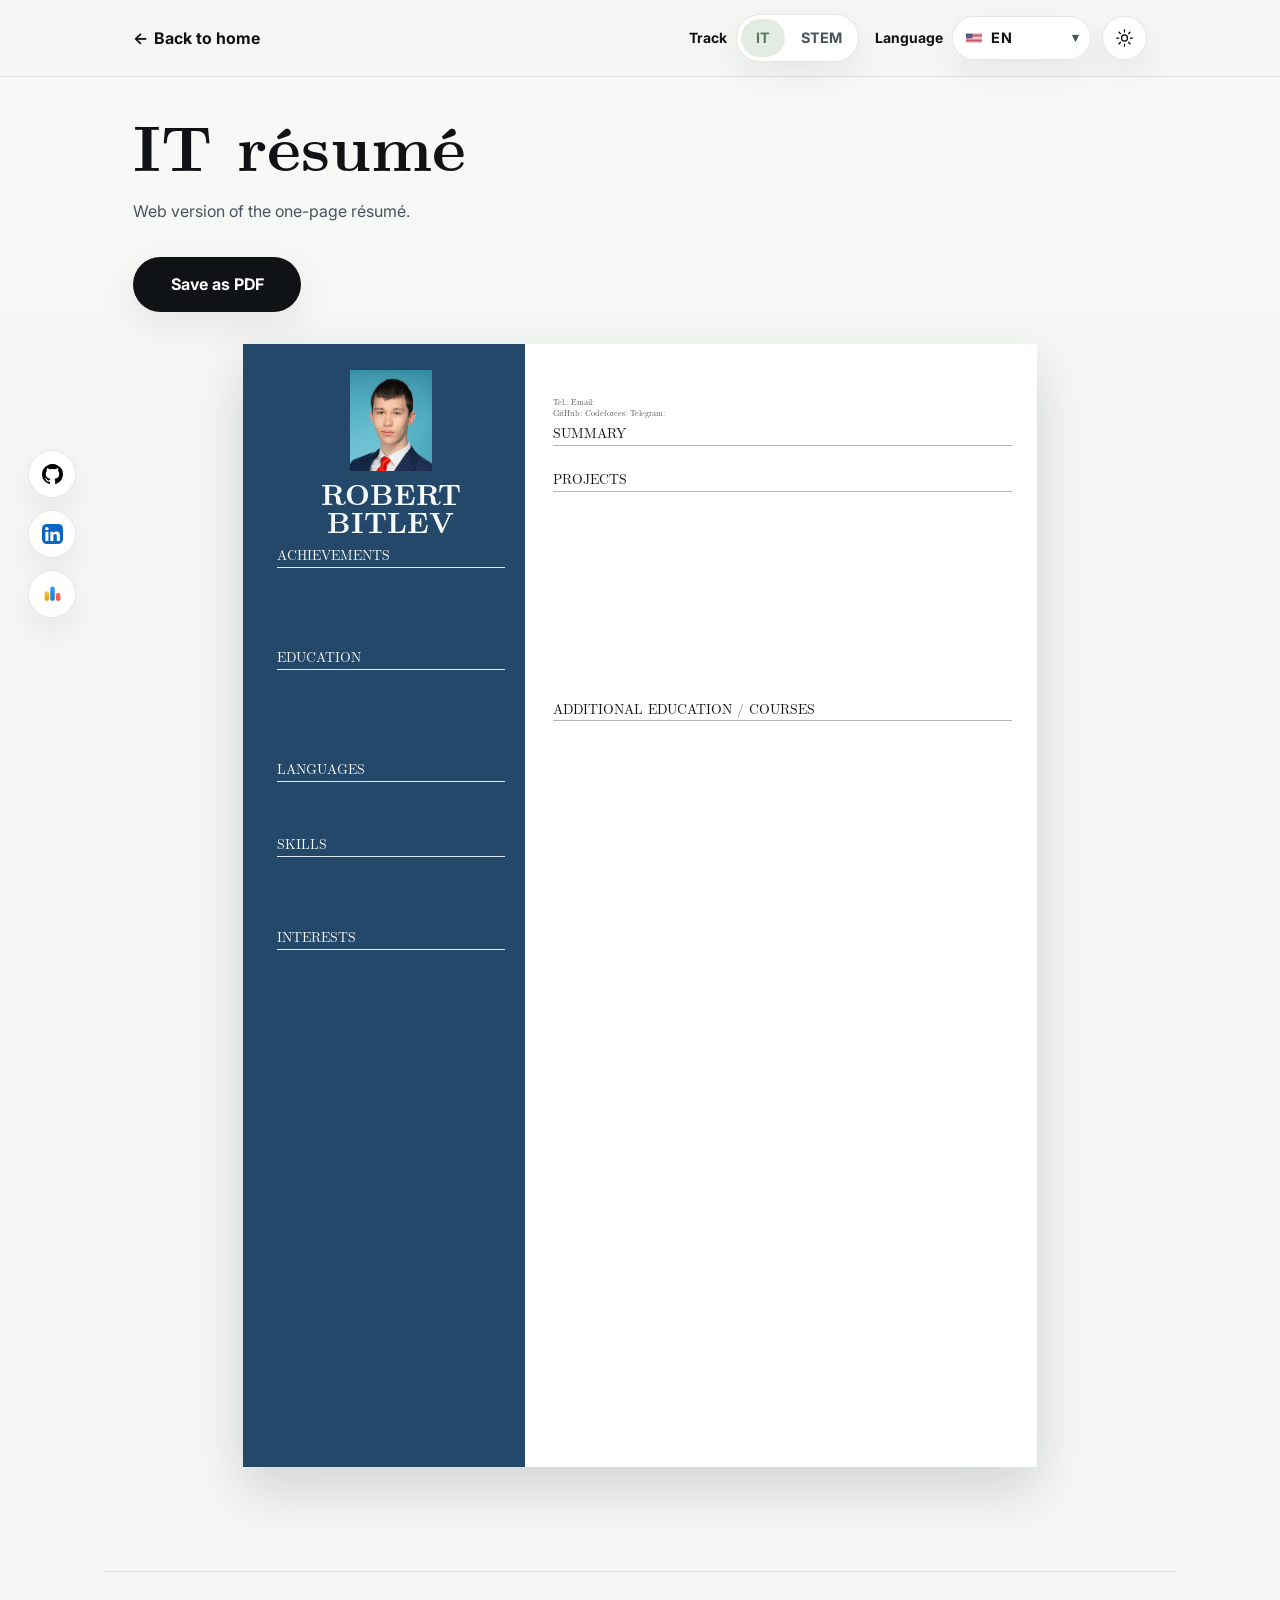
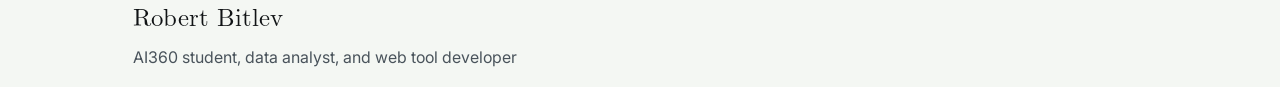
<file: resume-it.html>
<!doctype html>
<html lang="en">
  <head>
    <meta charset="UTF-8" />
    <meta name="viewport" content="width=device-width, initial-scale=1.0" />
    <title>Robert Bitlev - IT resume</title>
    <meta name="description" content="IT resume page with a web-rendered one-page resume and an external PDF link." />
    <link rel="icon" href="source/img/icon.svg" type="image/svg+xml" />
    <script src="source/js/language-detect.js"></script>
    <script src="source/js/theme-init.js"></script>
    <link rel="stylesheet" href="source/css/reset.css" />
    <link rel="stylesheet" href="source/css/variables.css" />
    <link rel="stylesheet" href="source/css/base.css" />
    <link rel="stylesheet" href="source/css/layout.css" />
    <link rel="stylesheet" href="source/css/components.css" />
    <link rel="stylesheet" href="source/css/header.css" />
    <link rel="stylesheet" href="source/css/resume-placeholder.css" />
    <script defer src="source/js/site-data-loader.js"></script>
    <script defer src="source/js/site-header.js"></script>
    <script defer src="source/js/resume-placeholder.js"></script>
  </head>
  <body data-page-language="en" data-track="it" data-page-kind="resume">
    <header class="site-header site-header-compact" data-site-header>
      <div class="site-header-inner">
        <div class="site-header-top">
          <div class="site-header-identity">
            <a class="back-link" href="index.html" data-bind-href="header.backLink.href">&#8592; <span data-bind="header.backLink.label"></span></a>
          </div>

          <div class="site-header-controls">
            <div class="switcher-block switcher-block-track">
              <p class="switcher-label" data-ui="trackLabel"></p>
              <div class="segment-switcher" data-track-switcher></div>
            </div>

            <div class="header-utility-group">
              <div class="switcher-block switcher-block-language">
                <p class="switcher-label" data-ui="languageLabel"></p>
                <div class="language-dropdown" data-lang-switcher></div>
              </div>
              <div class="theme-toggle-slot" data-theme-toggle></div>
            </div>
          </div>
        </div>
      </div>
    </header>

    <aside class="social-rail" data-bind-aria="socialRailAriaLabel">
      <div class="social-rail-inner" data-social-icons></div>
    </aside>

    <main id="main-content" class="resume-shell">
      <div class="resume-main">
        <section class="resume-intro" aria-labelledby="resume-title">
          <h1 id="resume-title" data-bind="resumeTitle"></h1>
          <p class="resume-note" data-bind="resumeLead"></p>
        </section>

        <section class="resume-download-panel" data-bind-aria="downloadAriaLabel">
          <a class="button resume-download-button" data-bind-href="resumePdfUrl" data-ui="resumeSaveButton"></a>
        </section>

        <section class="resume-document-wrap" data-resume-document data-bind-aria="documentAriaLabel"></section>
      </div>
    </main>

    <footer class="site-footer resume-footer">
      <div class="footer-top footer-top-simple">
        <div class="footer-block footer-brand">
          <p class="footer-name" data-bind="name"></p>
          <p data-bind="role"></p>
        </div>
      </div>
    </footer>
  </body>
</html>
</file>
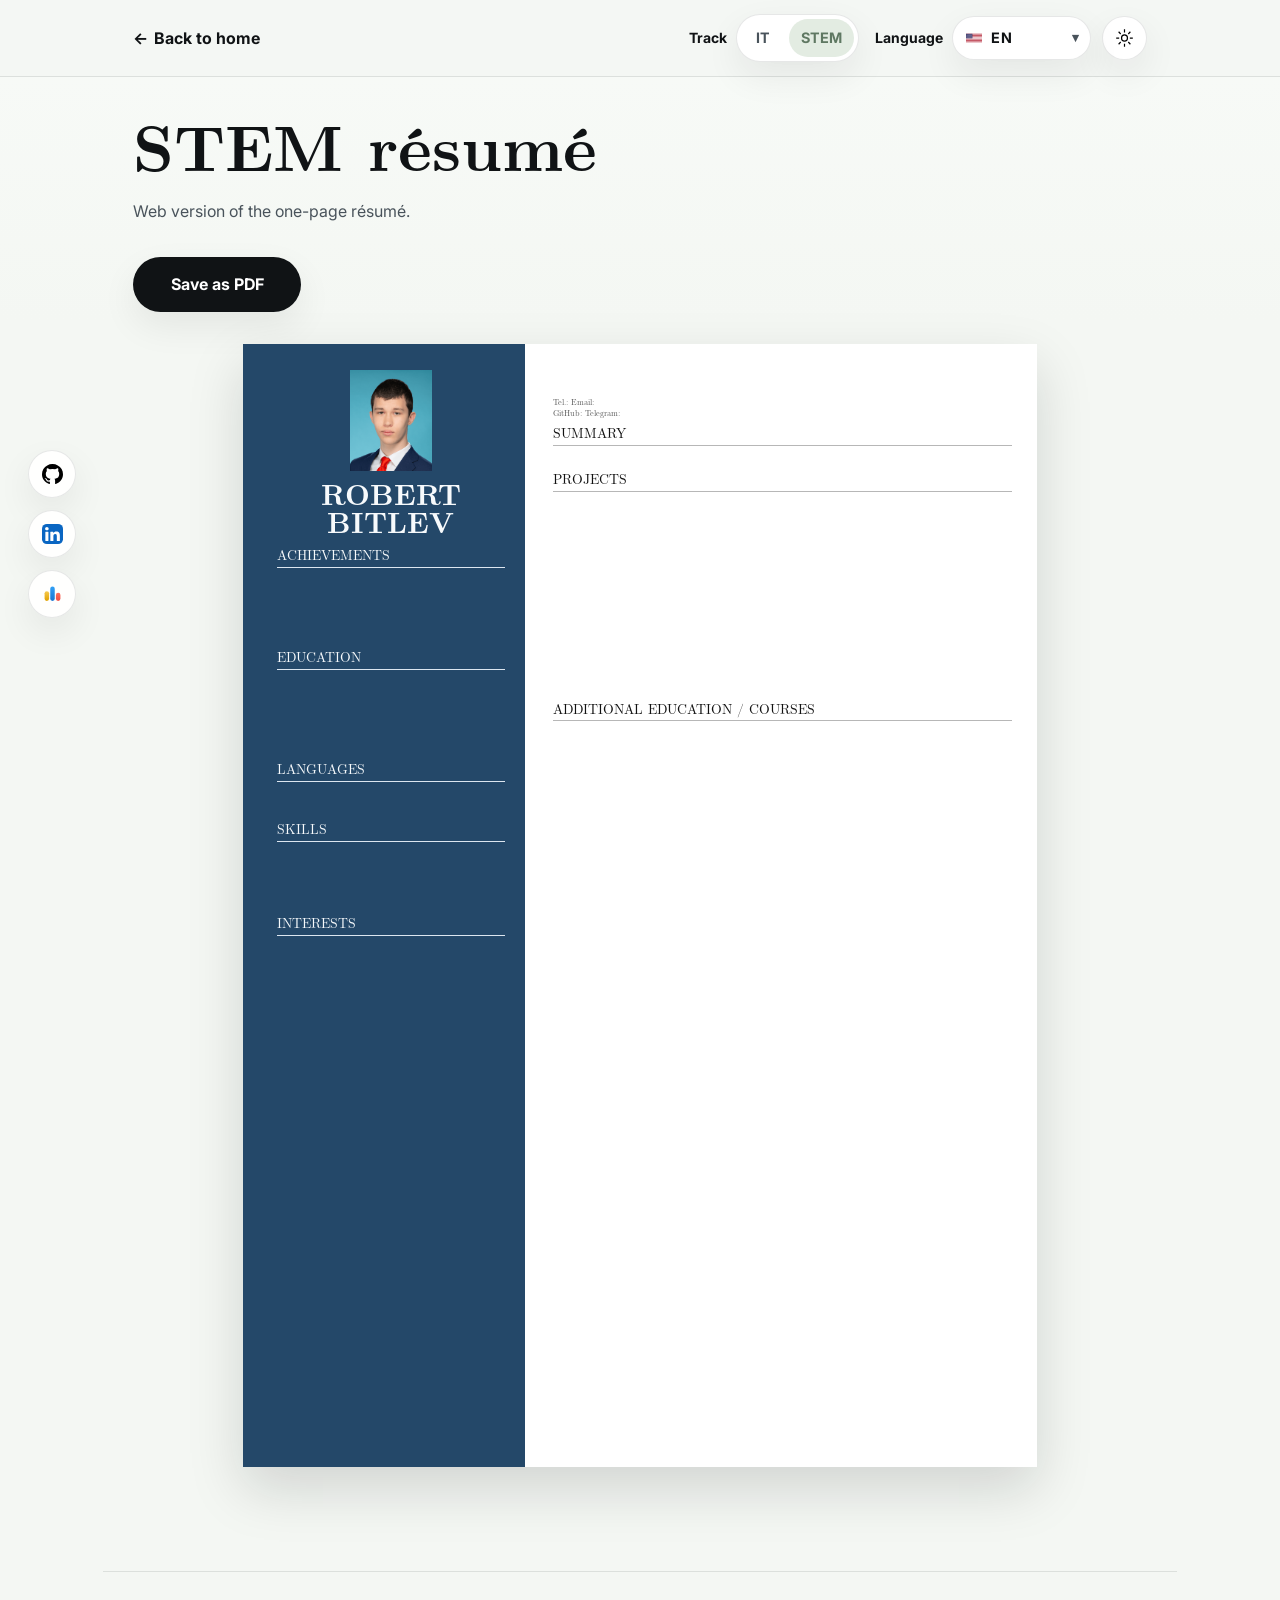
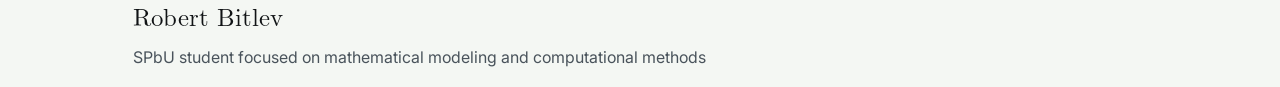
<file: resume-stem.html>
<!doctype html>
<html lang="en">
  <head>
    <meta charset="UTF-8" />
    <meta name="viewport" content="width=device-width, initial-scale=1.0" />
    <title>Robert Bitlev - STEM resume</title>
    <meta name="description" content="STEM resume page with a web-rendered one-page resume and an external PDF link." />
    <link rel="icon" href="source/img/icon.svg" type="image/svg+xml" />
    <script src="source/js/language-detect.js"></script>
    <script src="source/js/theme-init.js"></script>
    <link rel="stylesheet" href="source/css/reset.css" />
    <link rel="stylesheet" href="source/css/variables.css" />
    <link rel="stylesheet" href="source/css/base.css" />
    <link rel="stylesheet" href="source/css/layout.css" />
    <link rel="stylesheet" href="source/css/components.css" />
    <link rel="stylesheet" href="source/css/header.css" />
    <link rel="stylesheet" href="source/css/resume-placeholder.css" />
    <script defer src="source/js/site-data-loader.js"></script>
    <script defer src="source/js/site-header.js"></script>
    <script defer src="source/js/resume-placeholder.js"></script>
  </head>
  <body data-page-language="en" data-track="stem" data-page-kind="resume">
    <header class="site-header site-header-compact" data-site-header>
      <div class="site-header-inner">
        <div class="site-header-top">
          <div class="site-header-identity">
            <a class="back-link" href="stem.html" data-bind-href="header.backLink.href">&#8592; <span data-bind="header.backLink.label"></span></a>
          </div>

          <div class="site-header-controls">
            <div class="switcher-block switcher-block-track">
              <p class="switcher-label" data-ui="trackLabel"></p>
              <div class="segment-switcher" data-track-switcher></div>
            </div>

            <div class="header-utility-group">
              <div class="switcher-block switcher-block-language">
                <p class="switcher-label" data-ui="languageLabel"></p>
                <div class="language-dropdown" data-lang-switcher></div>
              </div>
              <div class="theme-toggle-slot" data-theme-toggle></div>
            </div>
          </div>
        </div>
      </div>
    </header>

    <aside class="social-rail" data-bind-aria="socialRailAriaLabel">
      <div class="social-rail-inner" data-social-icons></div>
    </aside>

    <main id="main-content" class="resume-shell">
      <div class="resume-main">
        <section class="resume-intro" aria-labelledby="resume-title">
          <h1 id="resume-title" data-bind="resumeTitle"></h1>
          <p class="resume-note" data-bind="resumeLead"></p>
        </section>

        <section class="resume-download-panel" data-bind-aria="downloadAriaLabel">
          <a class="button resume-download-button" data-bind-href="resumePdfUrl" data-ui="resumeSaveButton"></a>
        </section>

        <section class="resume-document-wrap" data-resume-document data-bind-aria="documentAriaLabel"></section>
      </div>
    </main>

    <footer class="site-footer resume-footer">
      <div class="footer-top footer-top-simple">
        <div class="footer-block footer-brand">
          <p class="footer-name" data-bind="name"></p>
          <p data-bind="role"></p>
        </div>
      </div>
    </footer>
  </body>
</html>
</file>
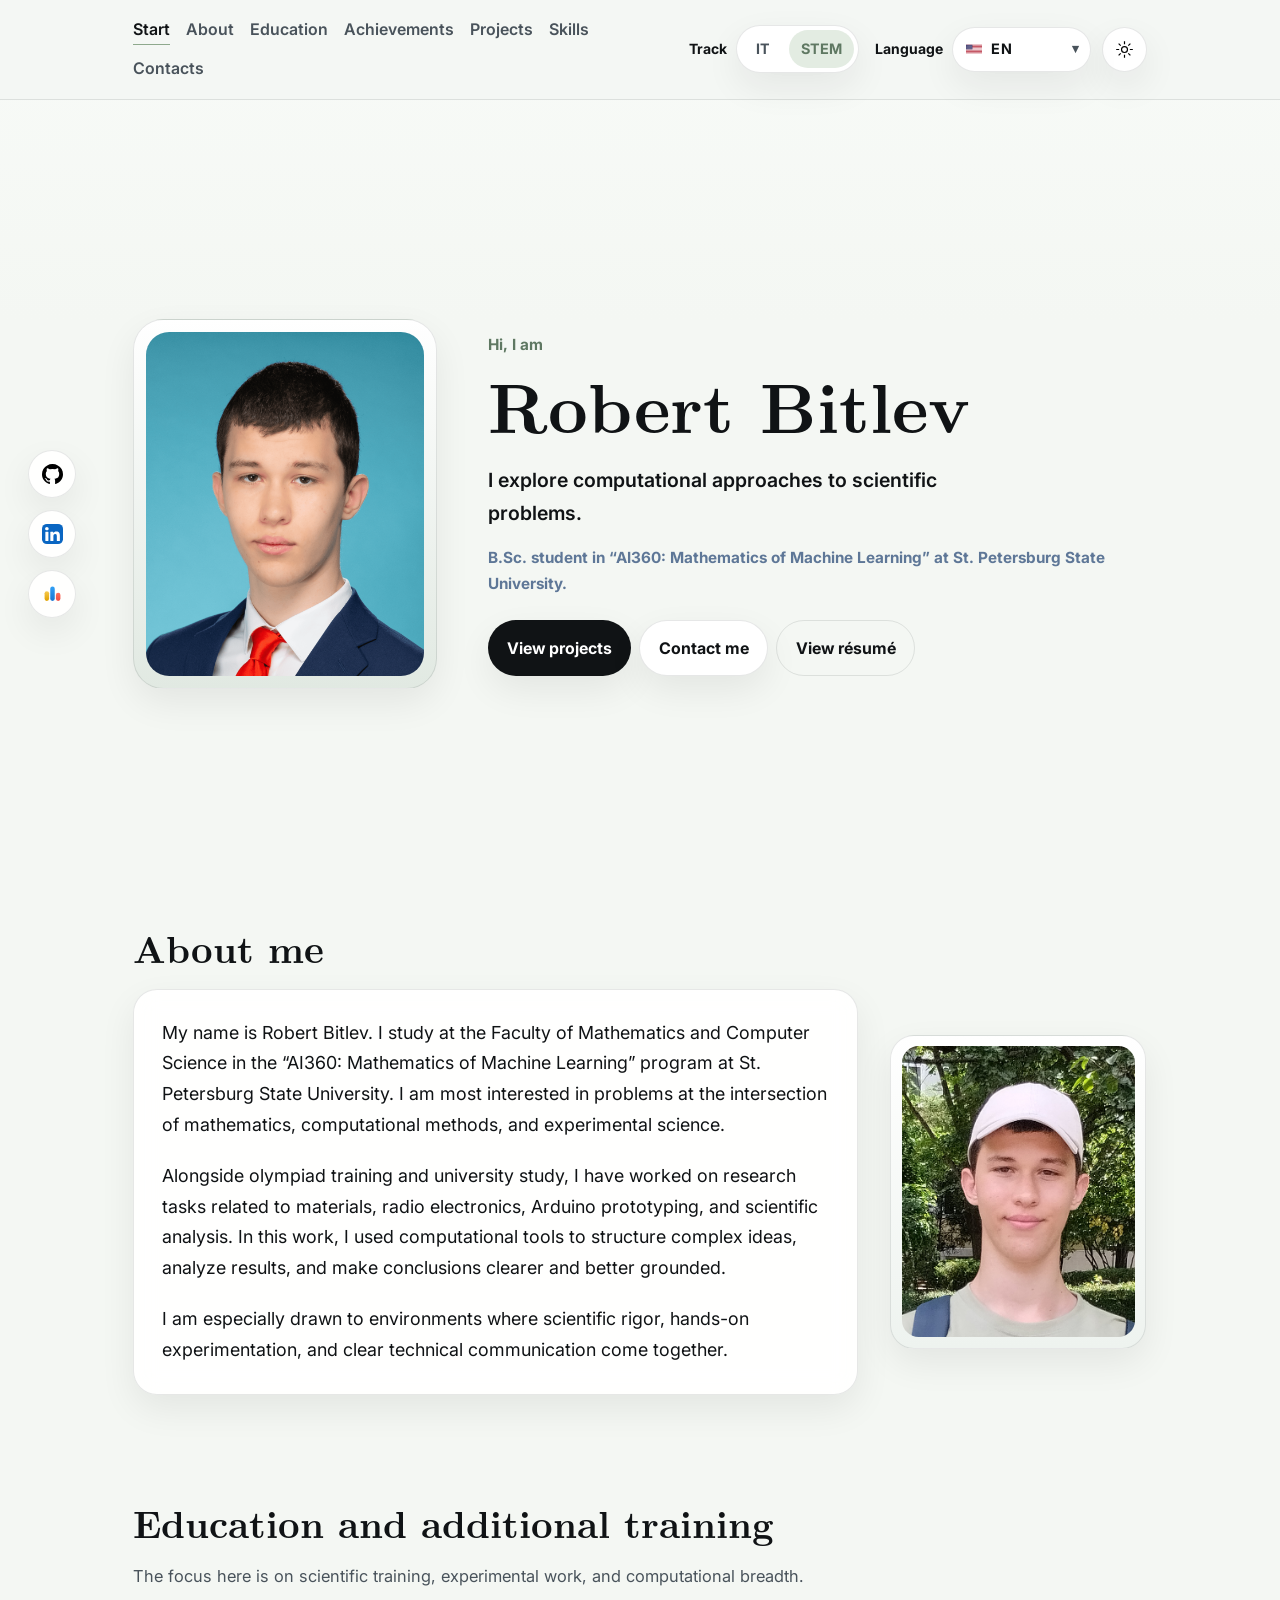
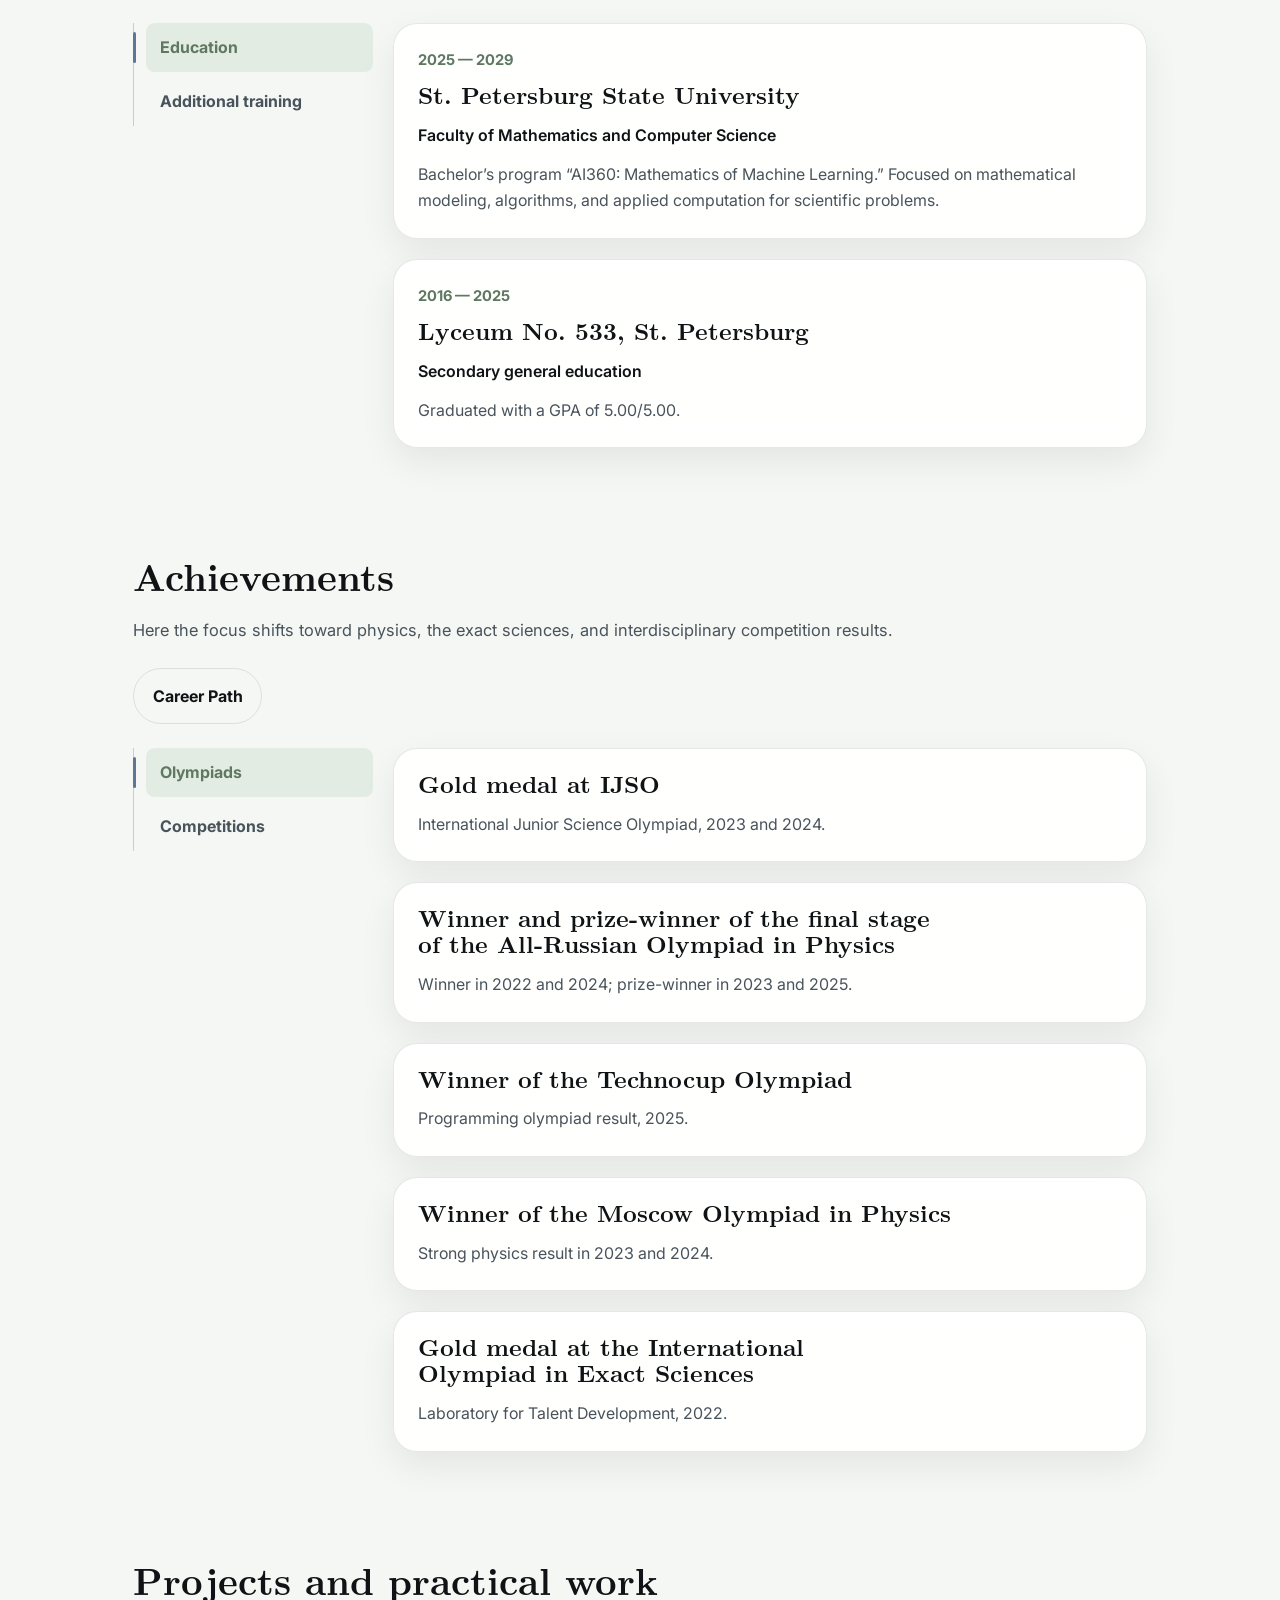
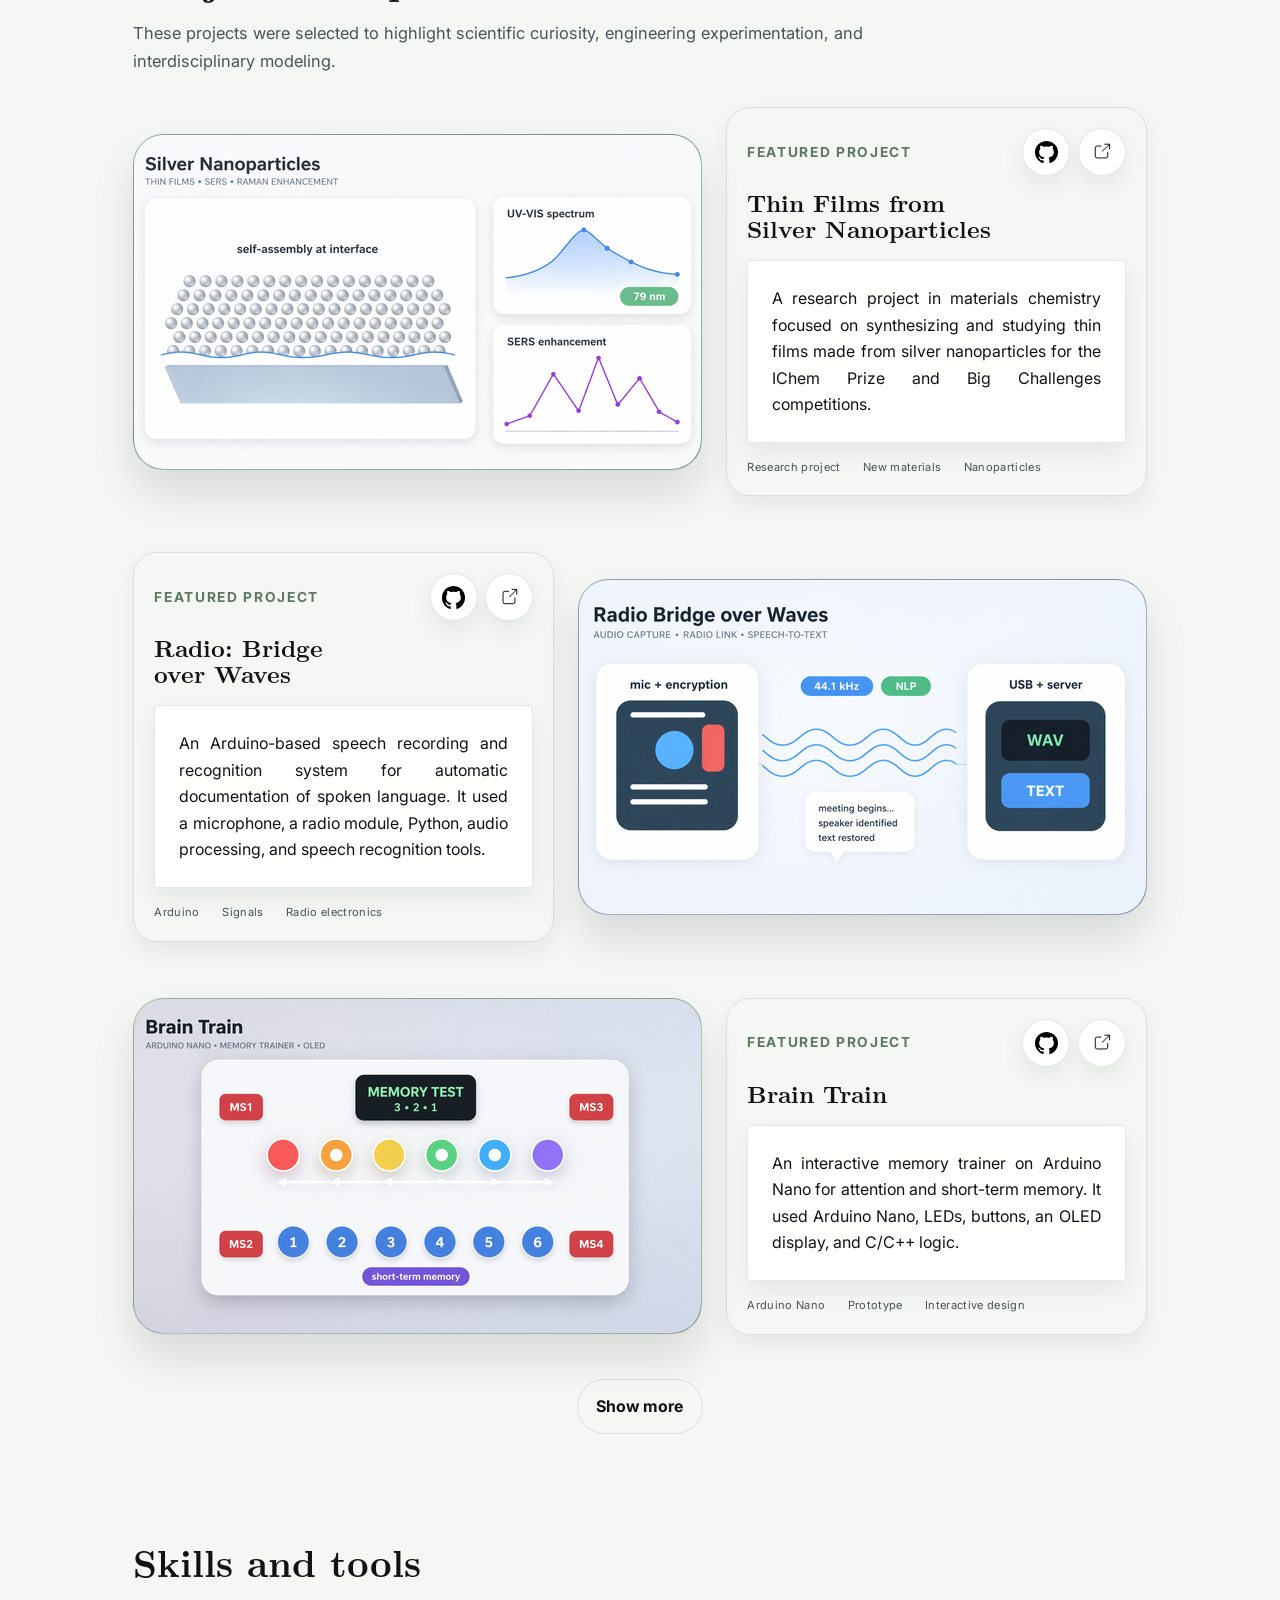
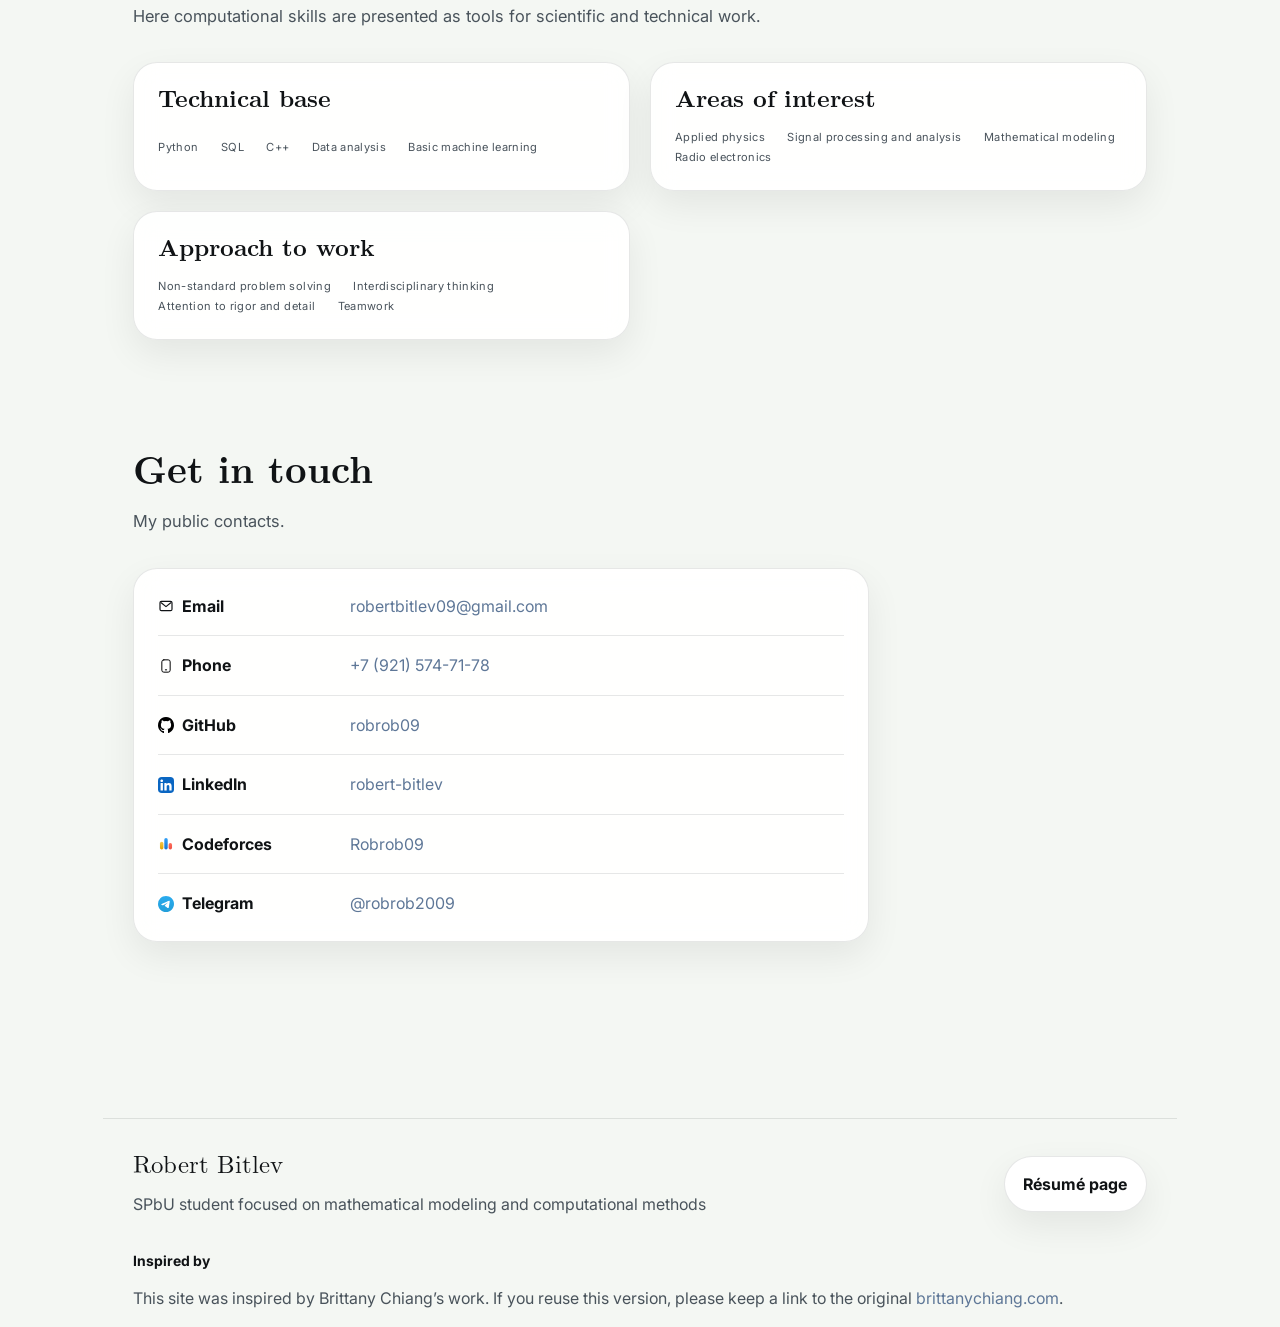
<file: stem.html>
<!doctype html>
<html lang="en">
  <head>
    <meta charset="UTF-8" />
    <meta name="viewport" content="width=device-width, initial-scale=1.0" />
    <title>Robert Bitlev - STEM track</title>
    <meta name="description" content="Scientific and interdisciplinary portfolio for Robert Bitlev with physics, research, and computational projects." />
    <link rel="icon" href="source/img/icon.svg" type="image/svg+xml" />
    <script src="source/js/language-detect.js"></script>
    <script src="source/js/theme-init.js"></script>
    <link rel="stylesheet" href="source/css/reset.css" />
    <link rel="stylesheet" href="source/css/variables.css" />
    <link rel="stylesheet" href="source/css/base.css" />
    <link rel="stylesheet" href="source/css/layout.css" />
    <link rel="stylesheet" href="source/css/components.css" />
    <link rel="stylesheet" href="source/css/header.css" />
    <link rel="stylesheet" href="source/css/sections.css" />
    <script defer src="source/js/site-data-loader.js"></script>
    <script defer src="source/js/site-header.js"></script>
    <script defer src="source/js/content-render.js"></script>
    <script defer src="source/js/nav.js"></script>
  </head>
  <body data-page-language="en" data-track="stem" data-page-kind="home">
    <header class="site-header" data-site-header>
      <div class="site-header-inner">
        <div class="site-header-top">
          <a class="site-brand" href="#start" data-bind-href="header.brand.href" data-bind-aria="header.brand.ariaLabel">
            <span class="site-brand-mark" aria-hidden="true">
              <img src="source/img/icon.svg" data-bind-src="header.brand.icon.src" data-bind-src-dark="header.brand.icon.darkSrc" data-bind-alt="header.brand.icon.alt" alt="" />
            </span>
          </a>

          <nav class="site-header-nav" data-bind-aria="header.navAriaLabel">
            <ul class="nav-list header-nav-list">
              <li><a href="#start" data-nav-link data-ui="navStart"></a></li>
              <li><a href="#about" data-nav-link data-ui="navAbout"></a></li>
              <li><a href="#education" data-nav-link data-ui="navEducation"></a></li>
              <li><a href="#achievements" data-nav-link data-ui="navAchievements"></a></li>
              <li><a href="#projects" data-nav-link data-ui="navProjects"></a></li>
              <li><a href="#skills" data-nav-link data-ui="navSkills"></a></li>
              <li><a href="#contacts" data-nav-link data-ui="navContacts"></a></li>
            </ul>
          </nav>

          <div class="site-header-controls">
            <div class="switcher-block switcher-block-track">
              <p class="switcher-label" data-ui="trackLabel"></p>
              <div class="segment-switcher" data-track-switcher></div>
            </div>

            <div class="header-utility-group">
              <div class="switcher-block switcher-block-language">
                <p class="switcher-label" data-ui="languageLabel"></p>
                <div class="language-dropdown" data-lang-switcher></div>
              </div>
              <div class="theme-toggle-slot" data-theme-toggle></div>
            </div>
          </div>
        </div>
      </div>
    </header>

    <aside class="social-rail" data-bind-aria="socialRailAriaLabel">
      <div class="social-rail-inner" data-social-icons></div>
    </aside>

    <main id="main-content" class="site-main site-main-home">
      <section id="start" class="section hero" aria-labelledby="hero-title">
        <div class="hero-grid">
          <figure class="hero-avatar">
            <img data-bind-src="avatar" data-bind-src-dark="avatarDark" data-bind-alt="avatarAlt" alt="" />
          </figure>
          <div class="hero-copy">
            <p class="hero-greeting" data-ui="heroGreeting"></p>
            <h1 id="hero-title" data-bind="name"></h1>
            <p class="hero-activity" data-bind="activityLine"></p>
            <p class="hero-student" data-bind="studentLine"></p>
            <div class="button-row" data-bind-aria="heroActionsAriaLabel">
              <a class="button" href="#projects" data-ui="heroProjects"></a>
              <a class="button button-secondary" href="#contacts" data-ui="heroContacts"></a>
              <a class="button button-ghost" data-bind-href="resumeUrl" data-ui="heroResume"></a>
            </div>
          </div>
        </div>
      </section>

      <section id="about" class="section about-section" aria-labelledby="about-title">
        <h2 id="about-title" class="section-title" data-ui="aboutTitle"></h2>
        <div class="about-layout">
          <div class="about-panel card" data-about></div>
          <figure class="about-avatar">
            <img data-bind-src="aboutAvatar" data-bind-src-dark="aboutAvatarDark" data-bind-alt="aboutAvatarAlt" alt="" />
          </figure>
        </div>
      </section>

      <section id="education" class="section" aria-labelledby="education-title">
        <h2 id="education-title" class="section-title" data-ui="educationTitle"></h2>
        <p class="section-intro" data-bind="educationIntro"></p>
        <div class="timeline-grid" data-list="education"></div>
      </section>

      <section id="achievements" class="section" aria-labelledby="achievements-title">
        <h2 id="achievements-title" class="section-title" data-ui="achievementsTitle"></h2>
        <p class="section-intro" data-bind="achievementsIntro"></p>
        <div class="career-link-row">
          <a class="button button-ghost" data-bind-href="careerUrl" data-ui="careerPathLink"></a>
        </div>
        <div class="achievement-list" data-list="achievements"></div>
      </section>

      <section id="projects" class="section" aria-labelledby="projects-title">
        <h2 id="projects-title" class="section-title" data-ui="projectsTitle"></h2>
        <p class="section-intro" data-bind="projectsIntro"></p>
        <div class="projects-grid" data-list="projects"></div>
      </section>

      <section id="skills" class="section" aria-labelledby="skills-title">
        <h2 id="skills-title" class="section-title" data-ui="skillsTitle"></h2>
        <p class="section-intro" data-bind="skillsIntro"></p>
        <div class="skills-grid" data-list="skills"></div>
      </section>

      <section id="contacts" class="section" aria-labelledby="contacts-title">
        <h2 id="contacts-title" class="section-title" data-ui="contactsTitle"></h2>
        <p class="section-intro" data-bind="contactsIntro"></p>
        <div class="card contact-card">
          <ul class="contact-list" data-list="contacts"></ul>
        </div>
      </section>
    </main>

    <footer class="site-footer">
      <div class="footer-top footer-top-simple">
        <div class="footer-block footer-brand">
          <p class="footer-name" data-bind="name"></p>
          <p data-bind="role"></p>
        </div>
        <div class="footer-block footer-actions">
          <a class="button button-secondary" data-bind-href="resumeUrl" data-ui="resumeButton"></a>
        </div>
      </div>

      <div class="footer-meta">
        <div class="footer-block">
          <p class="footer-title" data-ui="inspiredTitle"></p>
          <p data-attribution></p>
        </div>
      </div>
    </footer>
  </body>
</html>
</file>
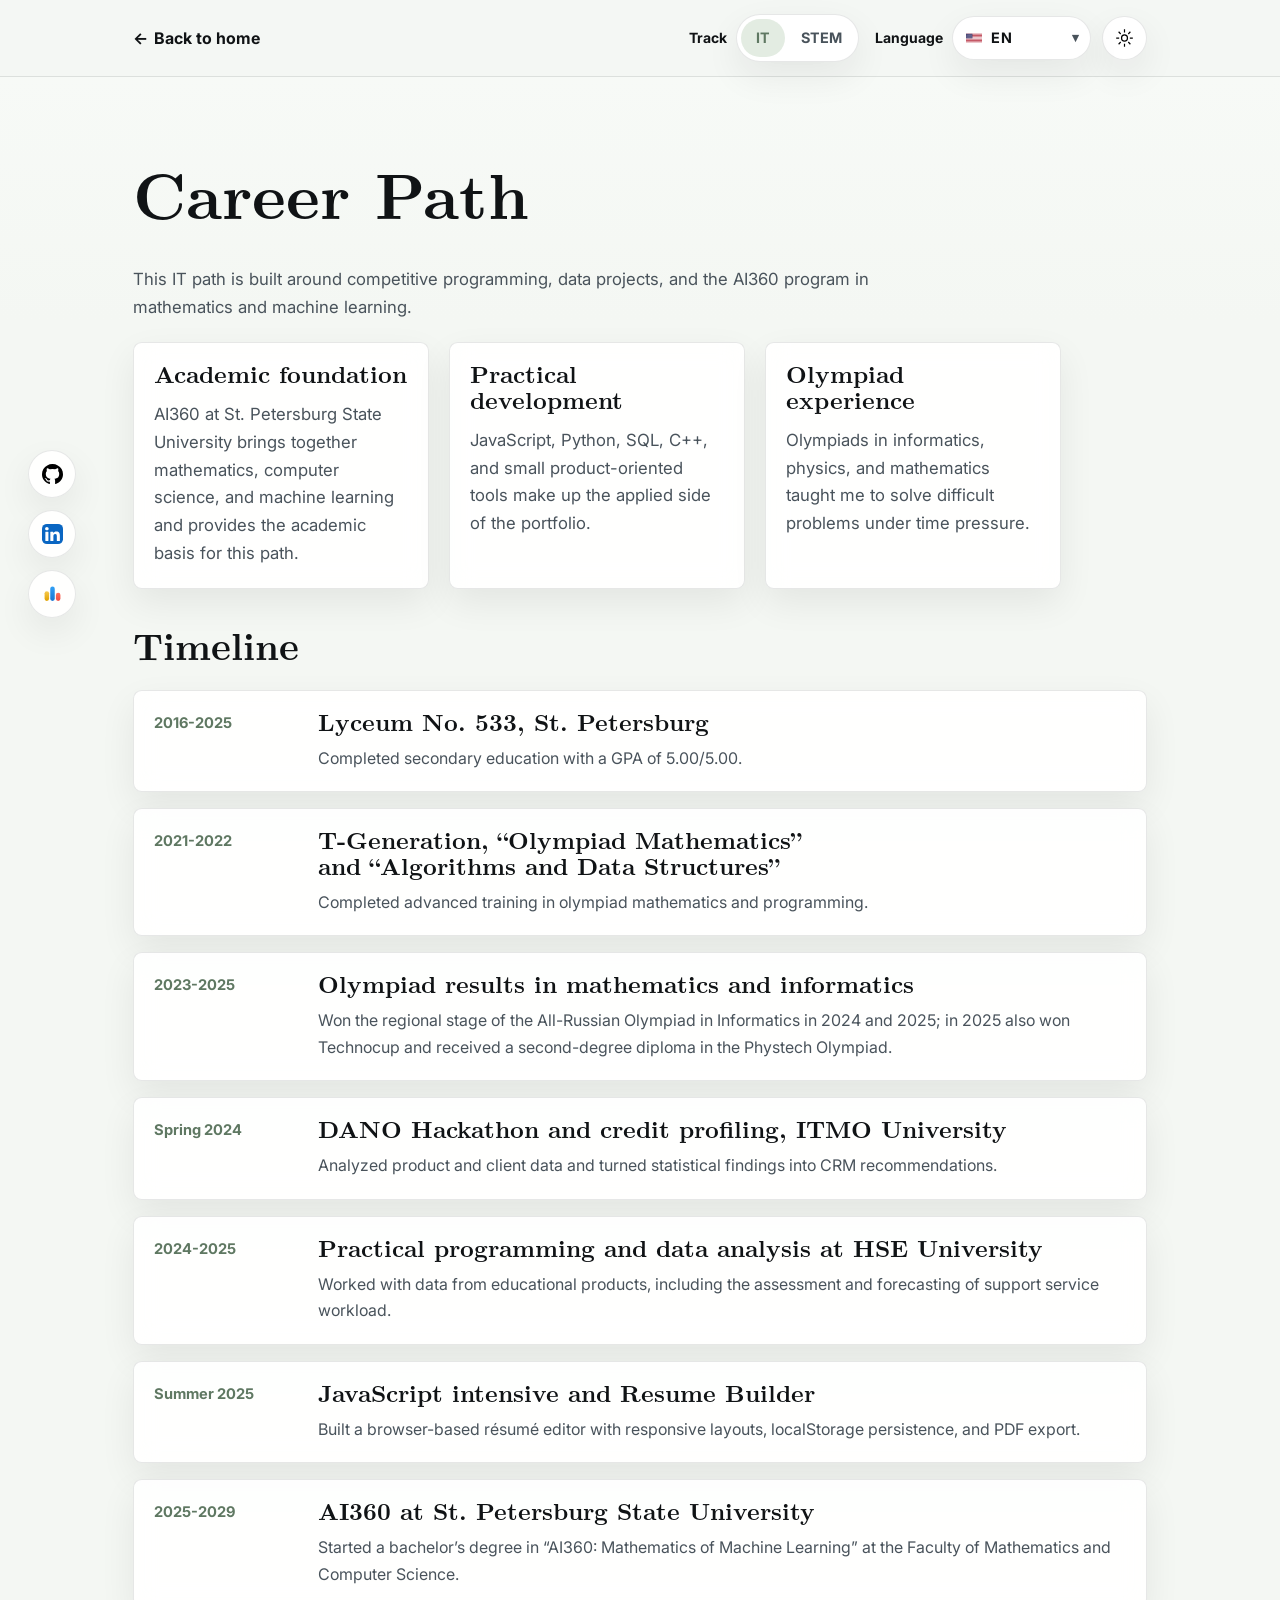
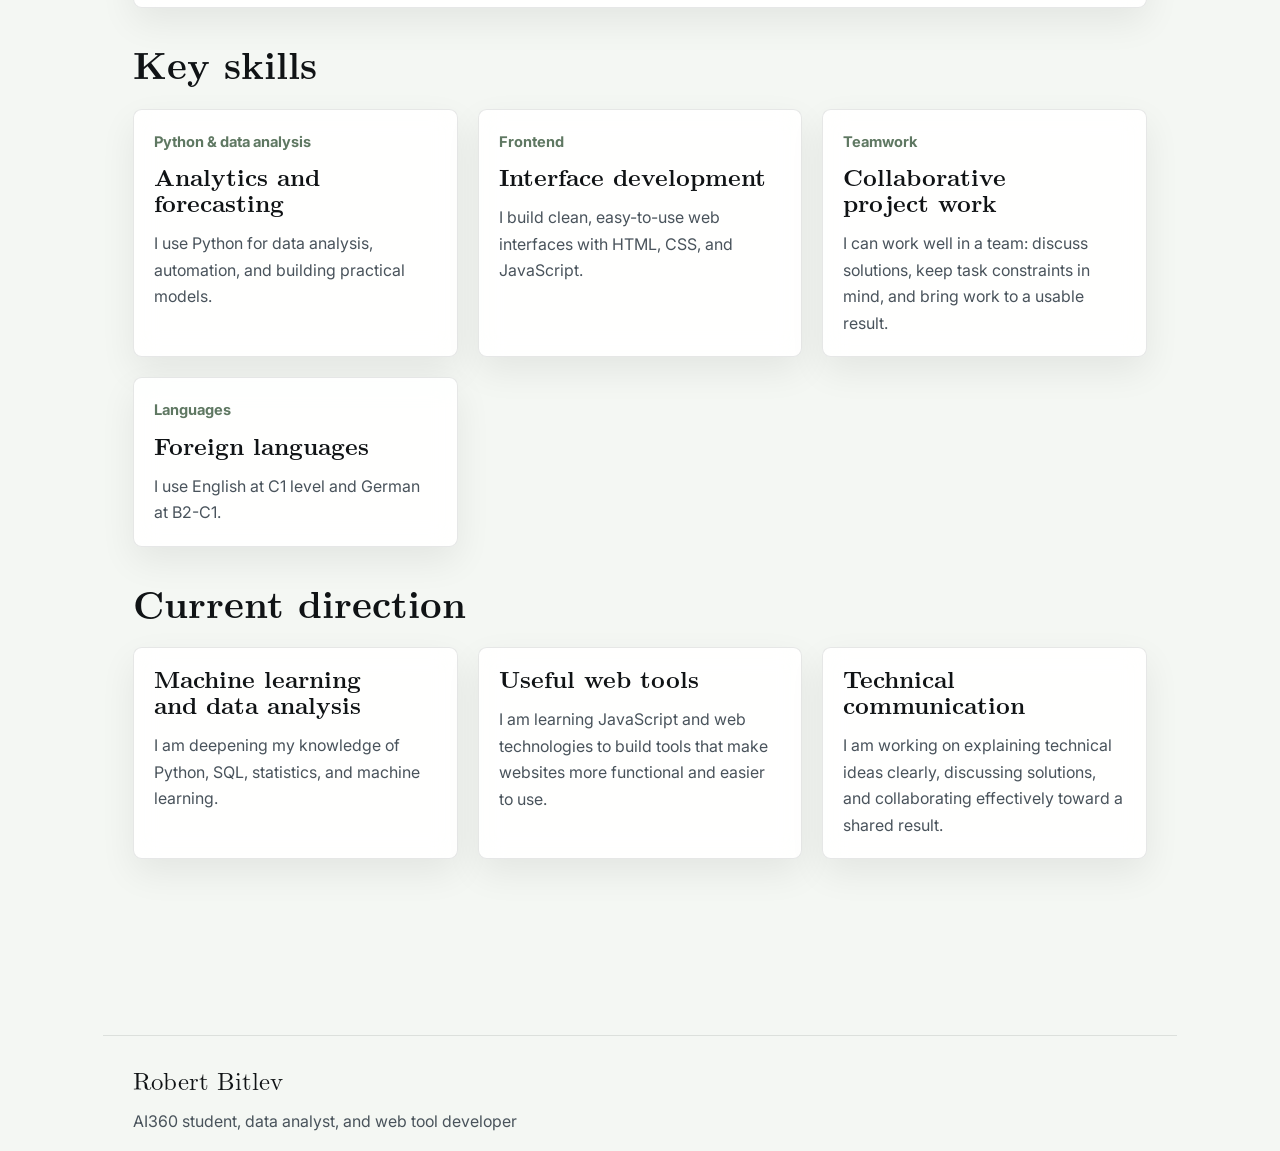
<file: ru/career-it.html>
<!doctype html>
<html lang="ru">
  <head>
    <meta charset="UTF-8" />
    <meta name="viewport" content="width=device-width, initial-scale=1.0" />
    <title>Роберт Битлев - Карьерный путь</title>
    <meta name="description" content="Страница карьерного пути для IT-версии портфолио Роберта Битлева." />
    <link rel="icon" href="../source/img/icon.svg" type="image/svg+xml" />
    <script src="../source/js/language-detect.js"></script>
    <script src="../source/js/theme-init.js"></script>
    <link rel="stylesheet" href="../source/css/reset.css" />
    <link rel="stylesheet" href="../source/css/variables.css" />
    <link rel="stylesheet" href="../source/css/base.css" />
    <link rel="stylesheet" href="../source/css/layout.css" />
    <link rel="stylesheet" href="../source/css/components.css" />
    <link rel="stylesheet" href="../source/css/header.css" />
    <link rel="stylesheet" href="../source/css/sections.css" />
    <script defer src="../source/js/site-data-loader.js"></script>
    <script defer src="../source/js/site-header.js"></script>
    <script defer src="../source/js/content-render.js"></script>
  </head>
  <body data-page-language="ru" data-track="it" data-page-kind="career">
    <header class="site-header site-header-compact" data-site-header>
      <div class="site-header-inner">
        <div class="site-header-top">
          <div class="site-header-identity">
            <a class="back-link" href="index.html" data-bind-href="header.backLink.href">&#8592; <span data-bind="header.backLink.label"></span></a>
          </div>

          <div class="site-header-controls">
            <div class="switcher-block switcher-block-track">
              <p class="switcher-label" data-ui="trackLabel"></p>
              <div class="segment-switcher" data-track-switcher></div>
            </div>

            <div class="header-utility-group">
              <div class="switcher-block switcher-block-language">
                <p class="switcher-label" data-ui="languageLabel"></p>
                <div class="language-dropdown" data-lang-switcher></div>
              </div>
              <div class="theme-toggle-slot" data-theme-toggle></div>
            </div>
          </div>
        </div>
      </div>
    </header>

    <aside class="social-rail" data-bind-aria="socialRailAriaLabel">
      <div class="social-rail-inner" data-social-icons></div>
    </aside>

    <main id="main-content" class="site-main">
      <section class="section career-path" aria-labelledby="career-title">
        <h1 id="career-title" data-bind="title"></h1>
        <div data-career-path></div>
      </section>
    </main>

    <footer class="site-footer">
      <div class="footer-top footer-top-simple">
        <div class="footer-block footer-brand">
          <p class="footer-name" data-bind="name"></p>
          <p data-bind="role"></p>
        </div>
      </div>
    </footer>
  </body>
</html>
</file>
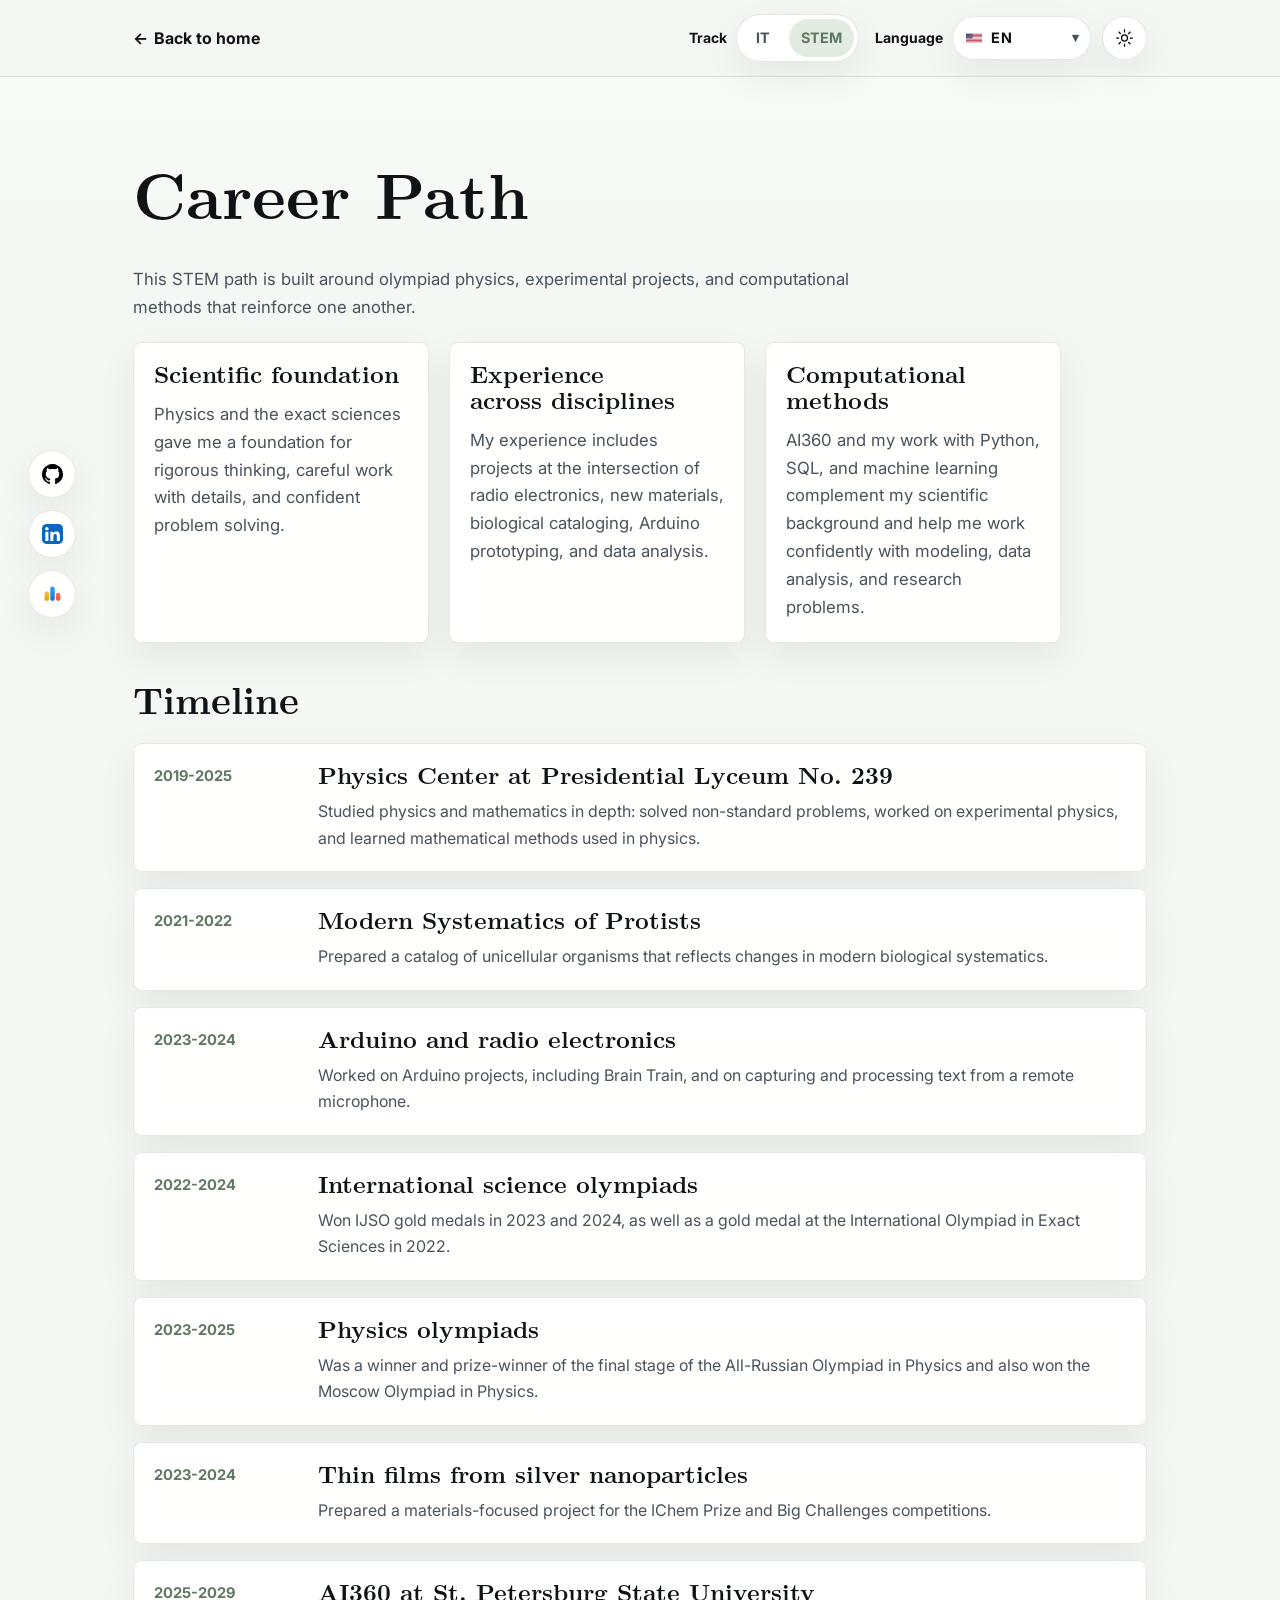
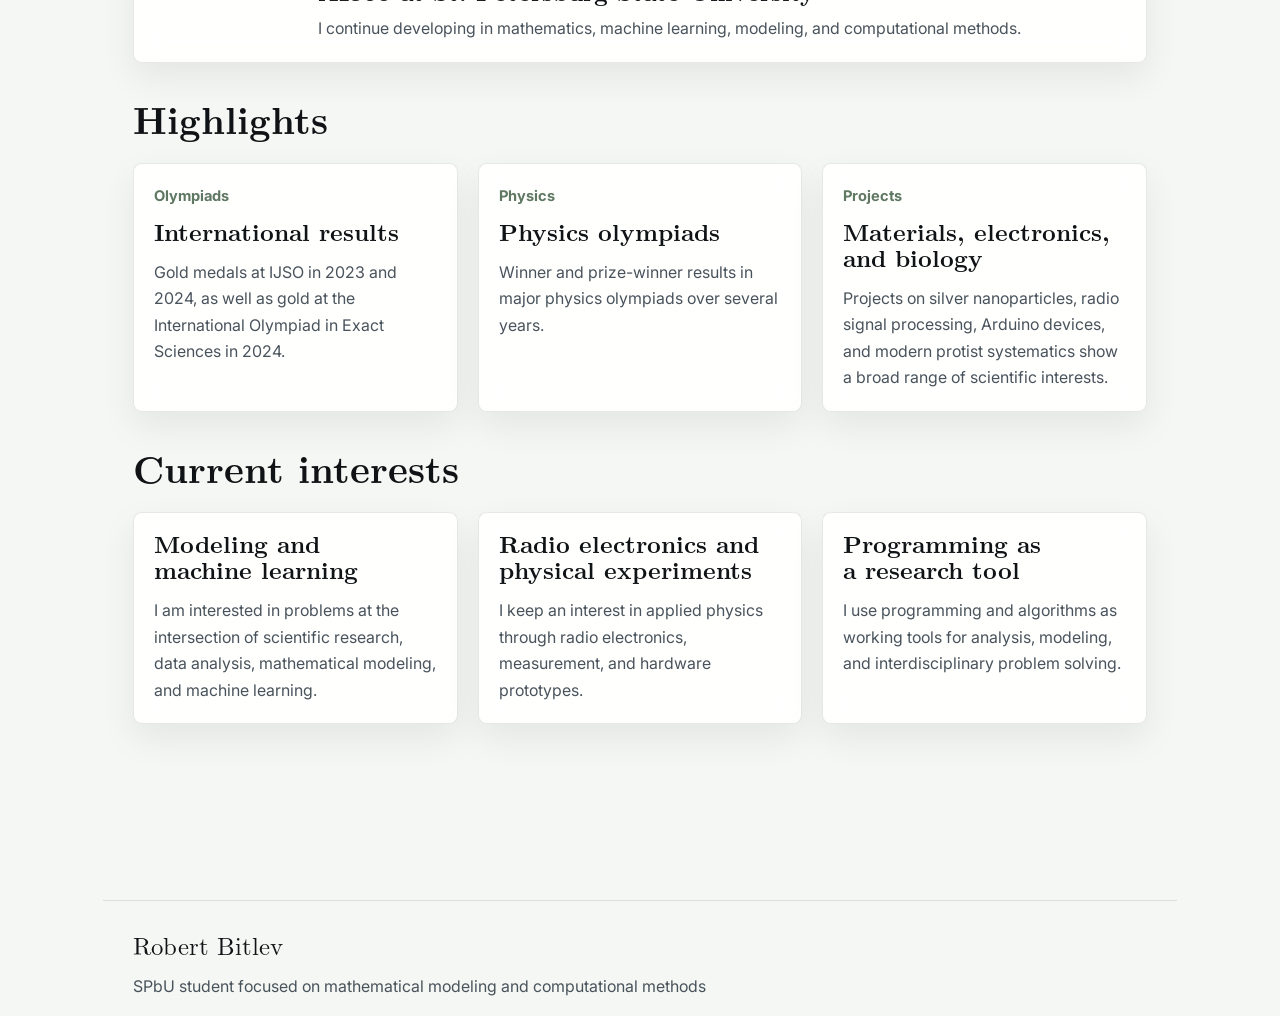
<file: ru/career-stem.html>
<!doctype html>
<html lang="ru">
  <head>
    <meta charset="UTF-8" />
    <meta name="viewport" content="width=device-width, initial-scale=1.0" />
    <title>Роберт Битлев - Карьерный путь</title>
    <meta name="description" content="Страница карьерного пути для STEM-версии портфолио Роберта Битлева." />
    <link rel="icon" href="../source/img/icon.svg" type="image/svg+xml" />
    <script src="../source/js/language-detect.js"></script>
    <script src="../source/js/theme-init.js"></script>
    <link rel="stylesheet" href="../source/css/reset.css" />
    <link rel="stylesheet" href="../source/css/variables.css" />
    <link rel="stylesheet" href="../source/css/base.css" />
    <link rel="stylesheet" href="../source/css/layout.css" />
    <link rel="stylesheet" href="../source/css/components.css" />
    <link rel="stylesheet" href="../source/css/header.css" />
    <link rel="stylesheet" href="../source/css/sections.css" />
    <script defer src="../source/js/site-data-loader.js"></script>
    <script defer src="../source/js/site-header.js"></script>
    <script defer src="../source/js/content-render.js"></script>
  </head>
  <body data-page-language="ru" data-track="stem" data-page-kind="career">
    <header class="site-header site-header-compact" data-site-header>
      <div class="site-header-inner">
        <div class="site-header-top">
          <div class="site-header-identity">
            <a class="back-link" href="stem.html" data-bind-href="header.backLink.href">&#8592; <span data-bind="header.backLink.label"></span></a>
          </div>

          <div class="site-header-controls">
            <div class="switcher-block switcher-block-track">
              <p class="switcher-label" data-ui="trackLabel"></p>
              <div class="segment-switcher" data-track-switcher></div>
            </div>

            <div class="header-utility-group">
              <div class="switcher-block switcher-block-language">
                <p class="switcher-label" data-ui="languageLabel"></p>
                <div class="language-dropdown" data-lang-switcher></div>
              </div>
              <div class="theme-toggle-slot" data-theme-toggle></div>
            </div>
          </div>
        </div>
      </div>
    </header>

    <aside class="social-rail" data-bind-aria="socialRailAriaLabel">
      <div class="social-rail-inner" data-social-icons></div>
    </aside>

    <main id="main-content" class="site-main">
      <section class="section career-path" aria-labelledby="career-title">
        <h1 id="career-title" data-bind="title"></h1>
        <div data-career-path></div>
      </section>
    </main>

    <footer class="site-footer">
      <div class="footer-top footer-top-simple">
        <div class="footer-block footer-brand">
          <p class="footer-name" data-bind="name"></p>
          <p data-bind="role"></p>
        </div>
      </div>
    </footer>
  </body>
</html>
</file>
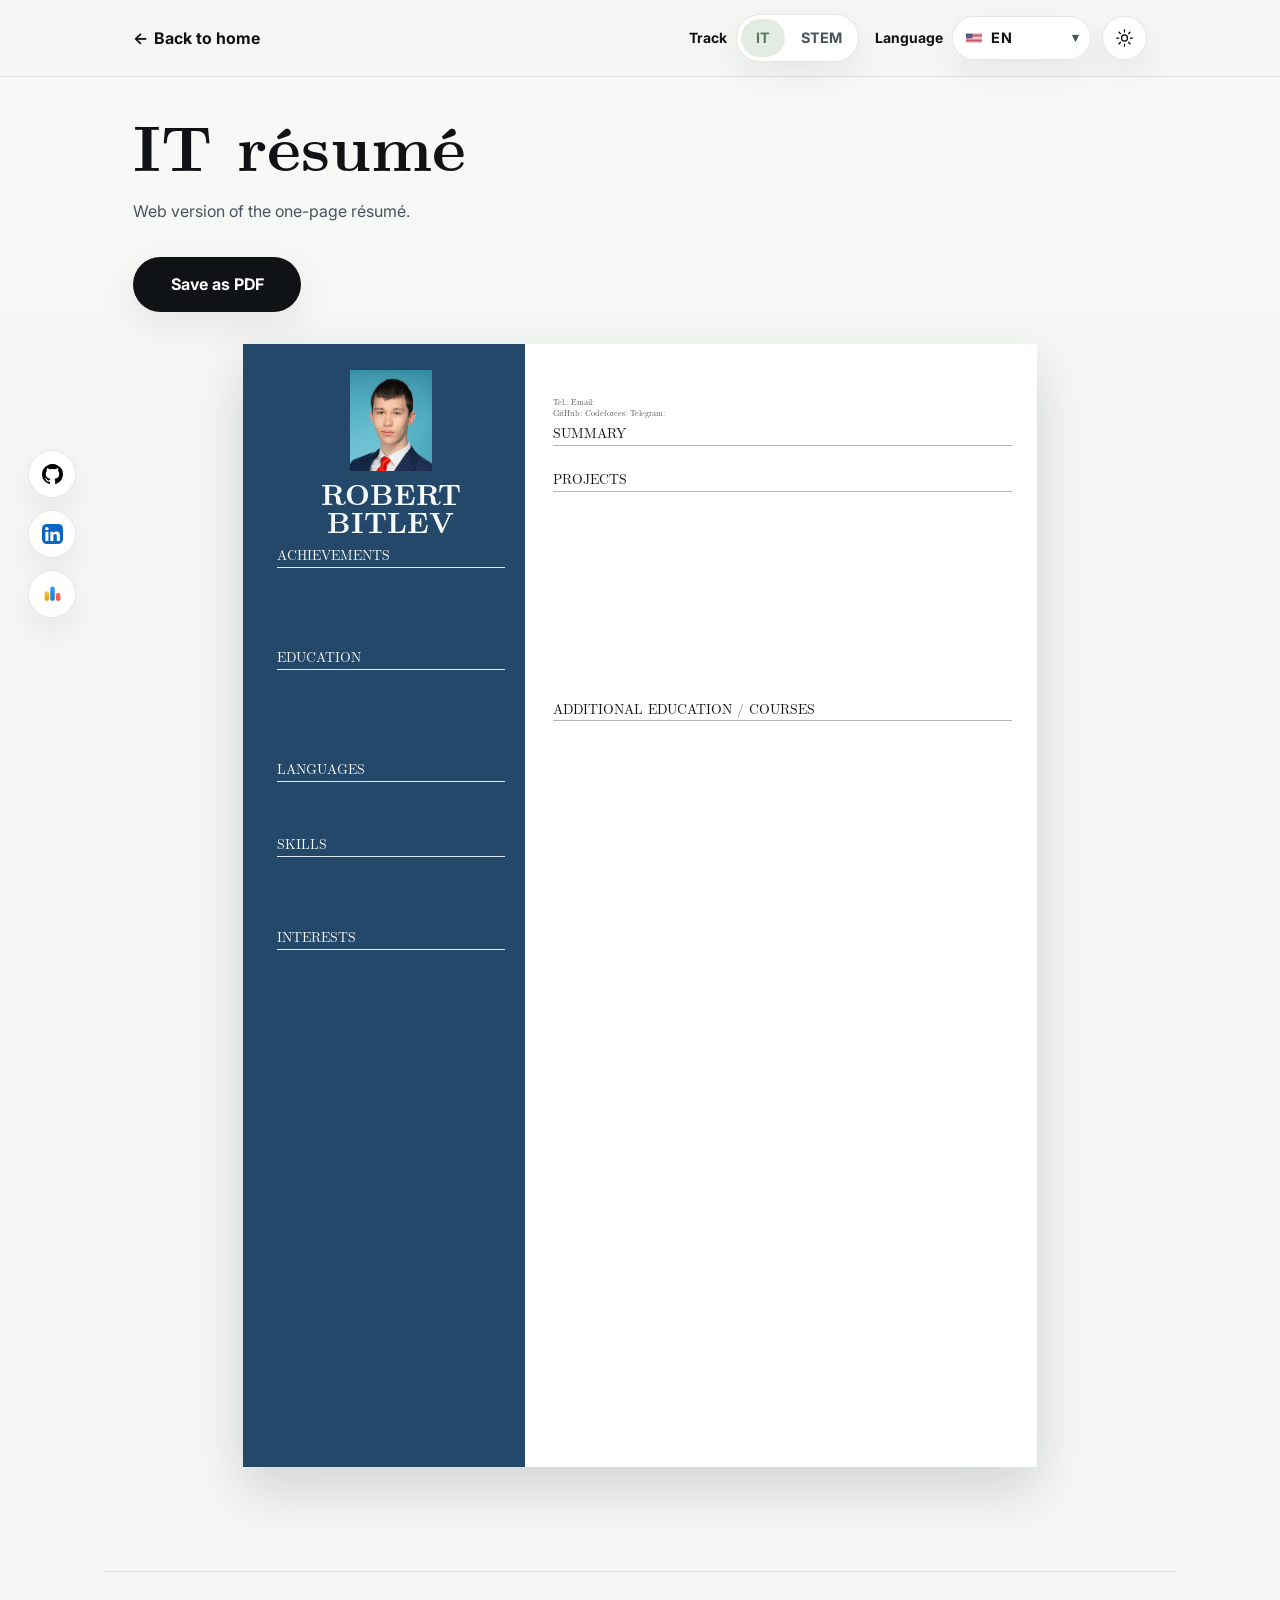
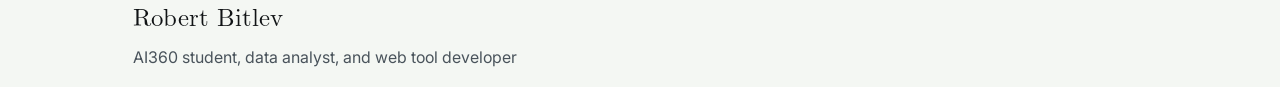
<file: ru/resume-it.html>
<!doctype html>
<html lang="ru">
  <head>
    <meta charset="UTF-8" />
    <meta name="viewport" content="width=device-width, initial-scale=1.0" />
    <title>Роберт Битлев - IT-резюме</title>
    <meta name="description" content="Страница IT-резюме с веб-версией одностраничного резюме и внешней ссылкой на PDF." />
    <link rel="icon" href="../source/img/icon.svg" type="image/svg+xml" />
    <script src="../source/js/language-detect.js"></script>
    <script src="../source/js/theme-init.js"></script>
    <link rel="stylesheet" href="../source/css/reset.css" />
    <link rel="stylesheet" href="../source/css/variables.css" />
    <link rel="stylesheet" href="../source/css/base.css" />
    <link rel="stylesheet" href="../source/css/layout.css" />
    <link rel="stylesheet" href="../source/css/components.css" />
    <link rel="stylesheet" href="../source/css/header.css" />
    <link rel="stylesheet" href="../source/css/resume-placeholder.css" />
    <script defer src="../source/js/site-data-loader.js"></script>
    <script defer src="../source/js/site-header.js"></script>
    <script defer src="../source/js/resume-placeholder.js"></script>
  </head>
  <body data-page-language="ru" data-track="it" data-page-kind="resume">
    <header class="site-header site-header-compact" data-site-header>
      <div class="site-header-inner">
        <div class="site-header-top">
          <div class="site-header-identity">
            <a class="back-link" href="index.html" data-bind-href="header.backLink.href">&#8592; <span data-bind="header.backLink.label"></span></a>
          </div>

          <div class="site-header-controls">
            <div class="switcher-block switcher-block-track">
              <p class="switcher-label" data-ui="trackLabel"></p>
              <div class="segment-switcher" data-track-switcher></div>
            </div>

            <div class="header-utility-group">
              <div class="switcher-block switcher-block-language">
                <p class="switcher-label" data-ui="languageLabel"></p>
                <div class="language-dropdown" data-lang-switcher></div>
              </div>
              <div class="theme-toggle-slot" data-theme-toggle></div>
            </div>
          </div>
        </div>
      </div>
    </header>

    <aside class="social-rail" data-bind-aria="socialRailAriaLabel">
      <div class="social-rail-inner" data-social-icons></div>
    </aside>

    <main id="main-content" class="resume-shell">
      <div class="resume-main">
        <section class="resume-intro" aria-labelledby="resume-title">
          <h1 id="resume-title" data-bind="resumeTitle"></h1>
          <p class="resume-note" data-bind="resumeLead"></p>
        </section>

        <section class="resume-download-panel" data-bind-aria="downloadAriaLabel">
          <a class="button resume-download-button" data-bind-href="resumePdfUrl" data-ui="resumeSaveButton"></a>
        </section>

        <section class="resume-document-wrap" data-resume-document data-bind-aria="documentAriaLabel"></section>
      </div>
    </main>

    <footer class="site-footer resume-footer">
      <div class="footer-top footer-top-simple">
        <div class="footer-block footer-brand">
          <p class="footer-name" data-bind="name"></p>
          <p data-bind="role"></p>
        </div>
      </div>
    </footer>
  </body>
</html>
</file>
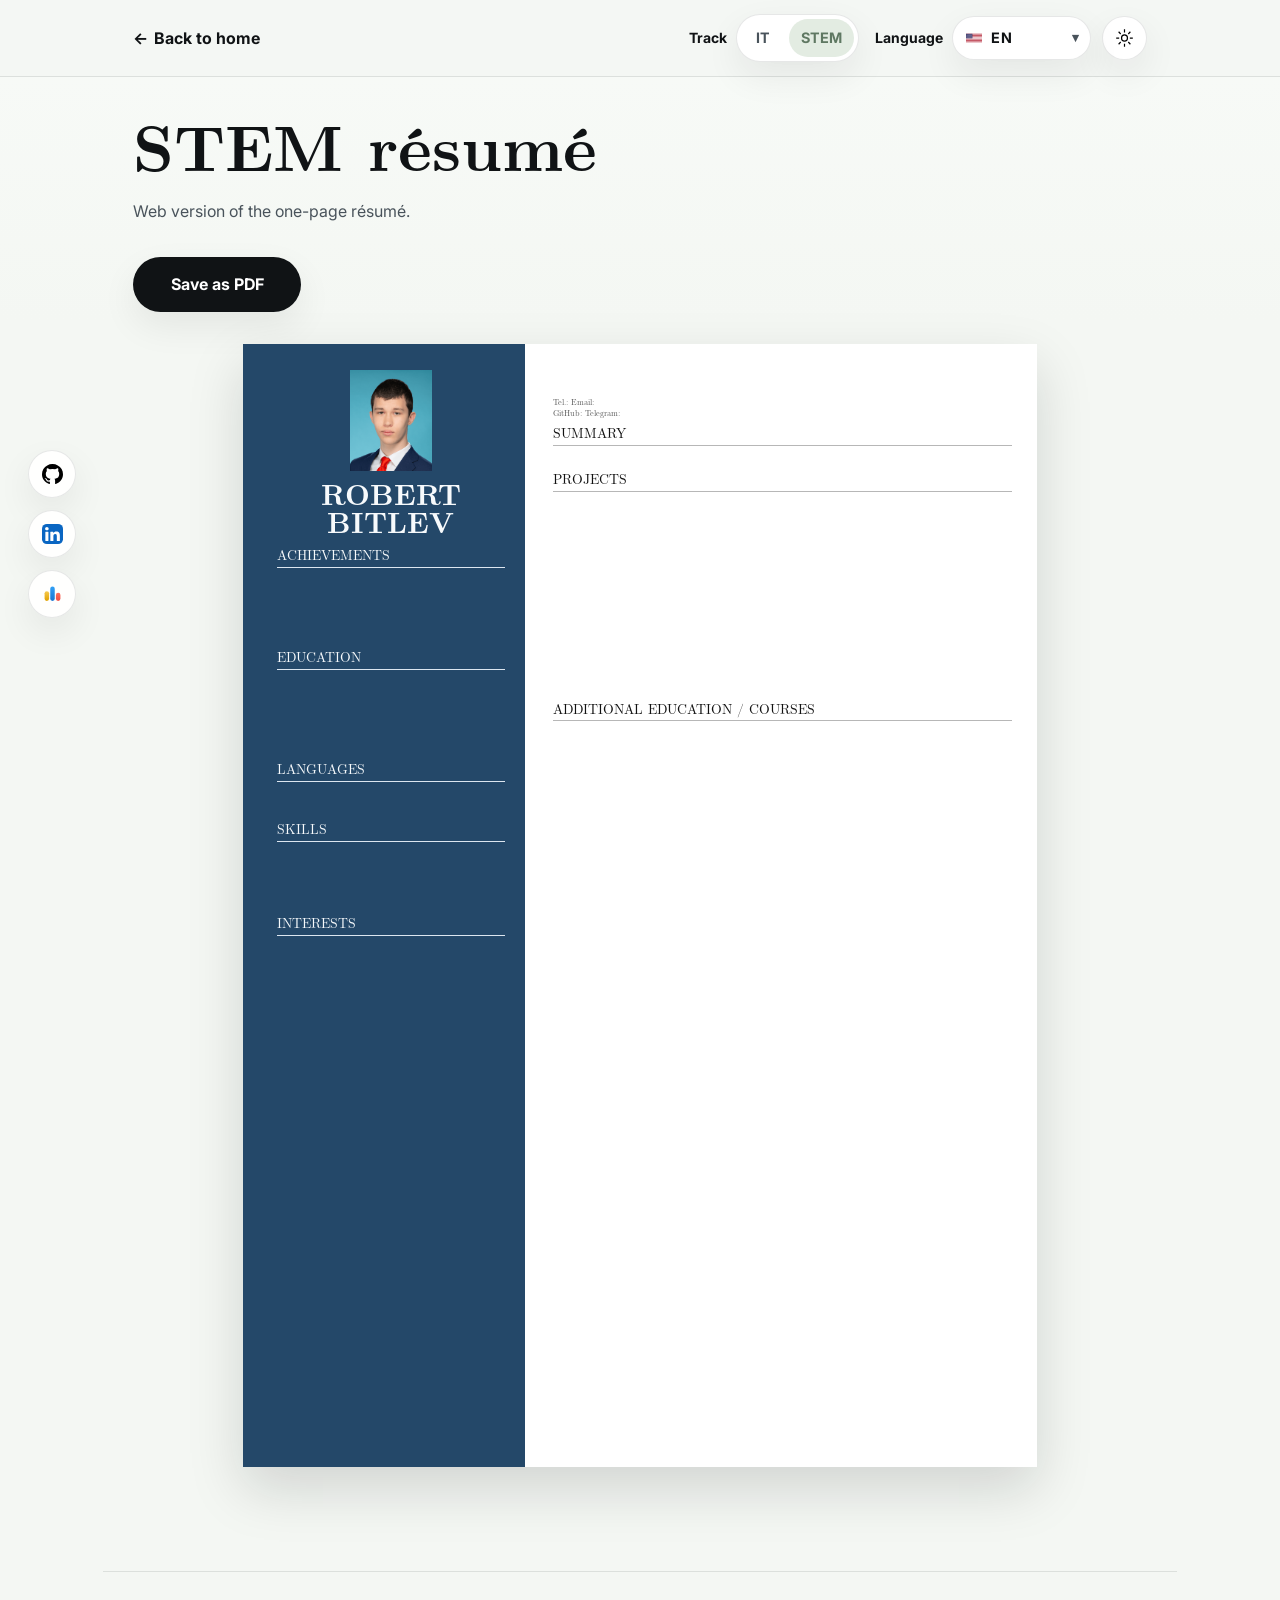
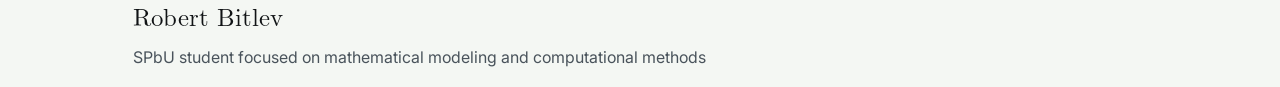
<file: ru/resume-stem.html>
<!doctype html>
<html lang="ru">
  <head>
    <meta charset="UTF-8" />
    <meta name="viewport" content="width=device-width, initial-scale=1.0" />
    <title>Роберт Битлев - STEM-резюме</title>
    <meta name="description" content="Страница STEM-резюме с веб-версией одностраничного резюме и внешней ссылкой на PDF." />
    <link rel="icon" href="../source/img/icon.svg" type="image/svg+xml" />
    <script src="../source/js/language-detect.js"></script>
    <script src="../source/js/theme-init.js"></script>
    <link rel="stylesheet" href="../source/css/reset.css" />
    <link rel="stylesheet" href="../source/css/variables.css" />
    <link rel="stylesheet" href="../source/css/base.css" />
    <link rel="stylesheet" href="../source/css/layout.css" />
    <link rel="stylesheet" href="../source/css/components.css" />
    <link rel="stylesheet" href="../source/css/header.css" />
    <link rel="stylesheet" href="../source/css/resume-placeholder.css" />
    <script defer src="../source/js/site-data-loader.js"></script>
    <script defer src="../source/js/site-header.js"></script>
    <script defer src="../source/js/resume-placeholder.js"></script>
  </head>
  <body data-page-language="ru" data-track="stem" data-page-kind="resume">
    <header class="site-header site-header-compact" data-site-header>
      <div class="site-header-inner">
        <div class="site-header-top">
          <div class="site-header-identity">
            <a class="back-link" href="stem.html" data-bind-href="header.backLink.href">&#8592; <span data-bind="header.backLink.label"></span></a>
          </div>

          <div class="site-header-controls">
            <div class="switcher-block switcher-block-track">
              <p class="switcher-label" data-ui="trackLabel"></p>
              <div class="segment-switcher" data-track-switcher></div>
            </div>

            <div class="header-utility-group">
              <div class="switcher-block switcher-block-language">
                <p class="switcher-label" data-ui="languageLabel"></p>
                <div class="language-dropdown" data-lang-switcher></div>
              </div>
              <div class="theme-toggle-slot" data-theme-toggle></div>
            </div>
          </div>
        </div>
      </div>
    </header>

    <aside class="social-rail" data-bind-aria="socialRailAriaLabel">
      <div class="social-rail-inner" data-social-icons></div>
    </aside>

    <main id="main-content" class="resume-shell">
      <div class="resume-main">
        <section class="resume-intro" aria-labelledby="resume-title">
          <h1 id="resume-title" data-bind="resumeTitle"></h1>
          <p class="resume-note" data-bind="resumeLead"></p>
        </section>

        <section class="resume-download-panel" data-bind-aria="downloadAriaLabel">
          <a class="button resume-download-button" data-bind-href="resumePdfUrl" data-ui="resumeSaveButton"></a>
        </section>

        <section class="resume-document-wrap" data-resume-document data-bind-aria="documentAriaLabel"></section>
      </div>
    </main>

    <footer class="site-footer resume-footer">
      <div class="footer-top footer-top-simple">
        <div class="footer-block footer-brand">
          <p class="footer-name" data-bind="name"></p>
          <p data-bind="role"></p>
        </div>
      </div>
    </footer>
  </body>
</html>
</file>
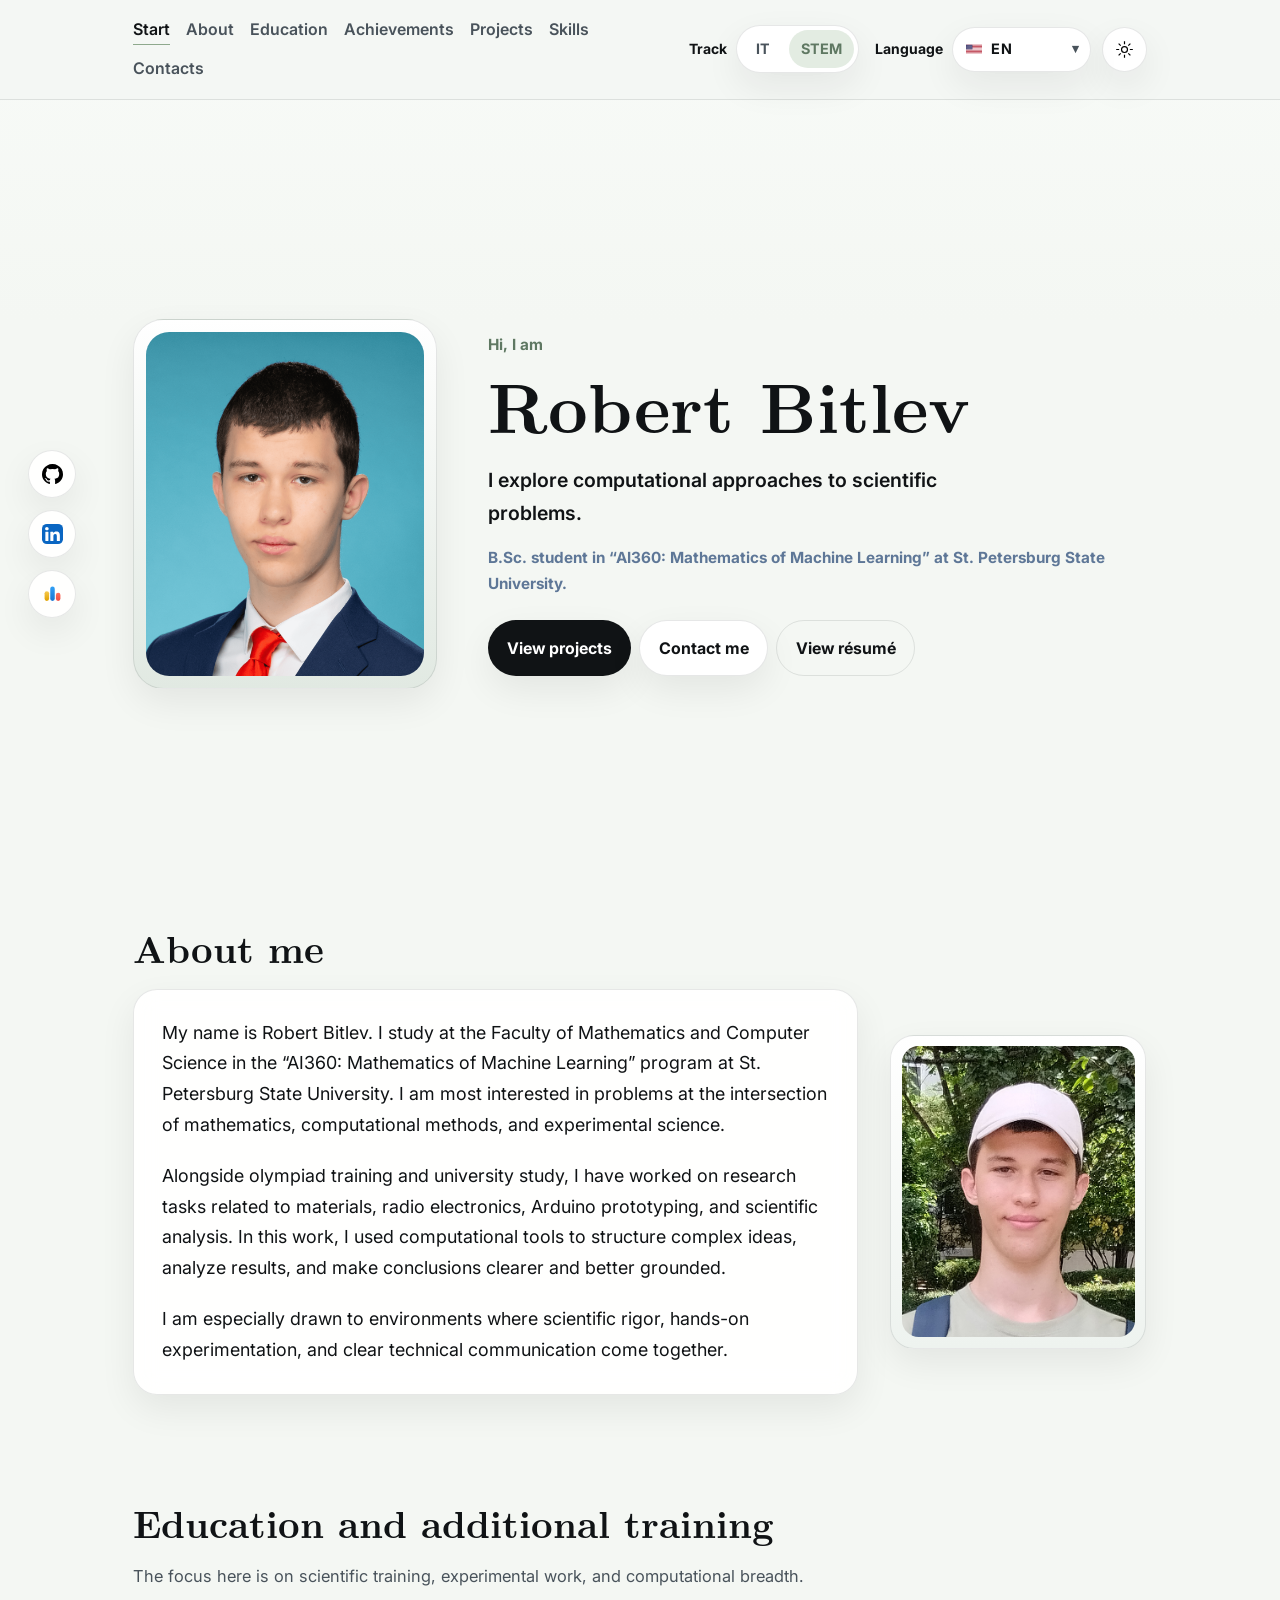
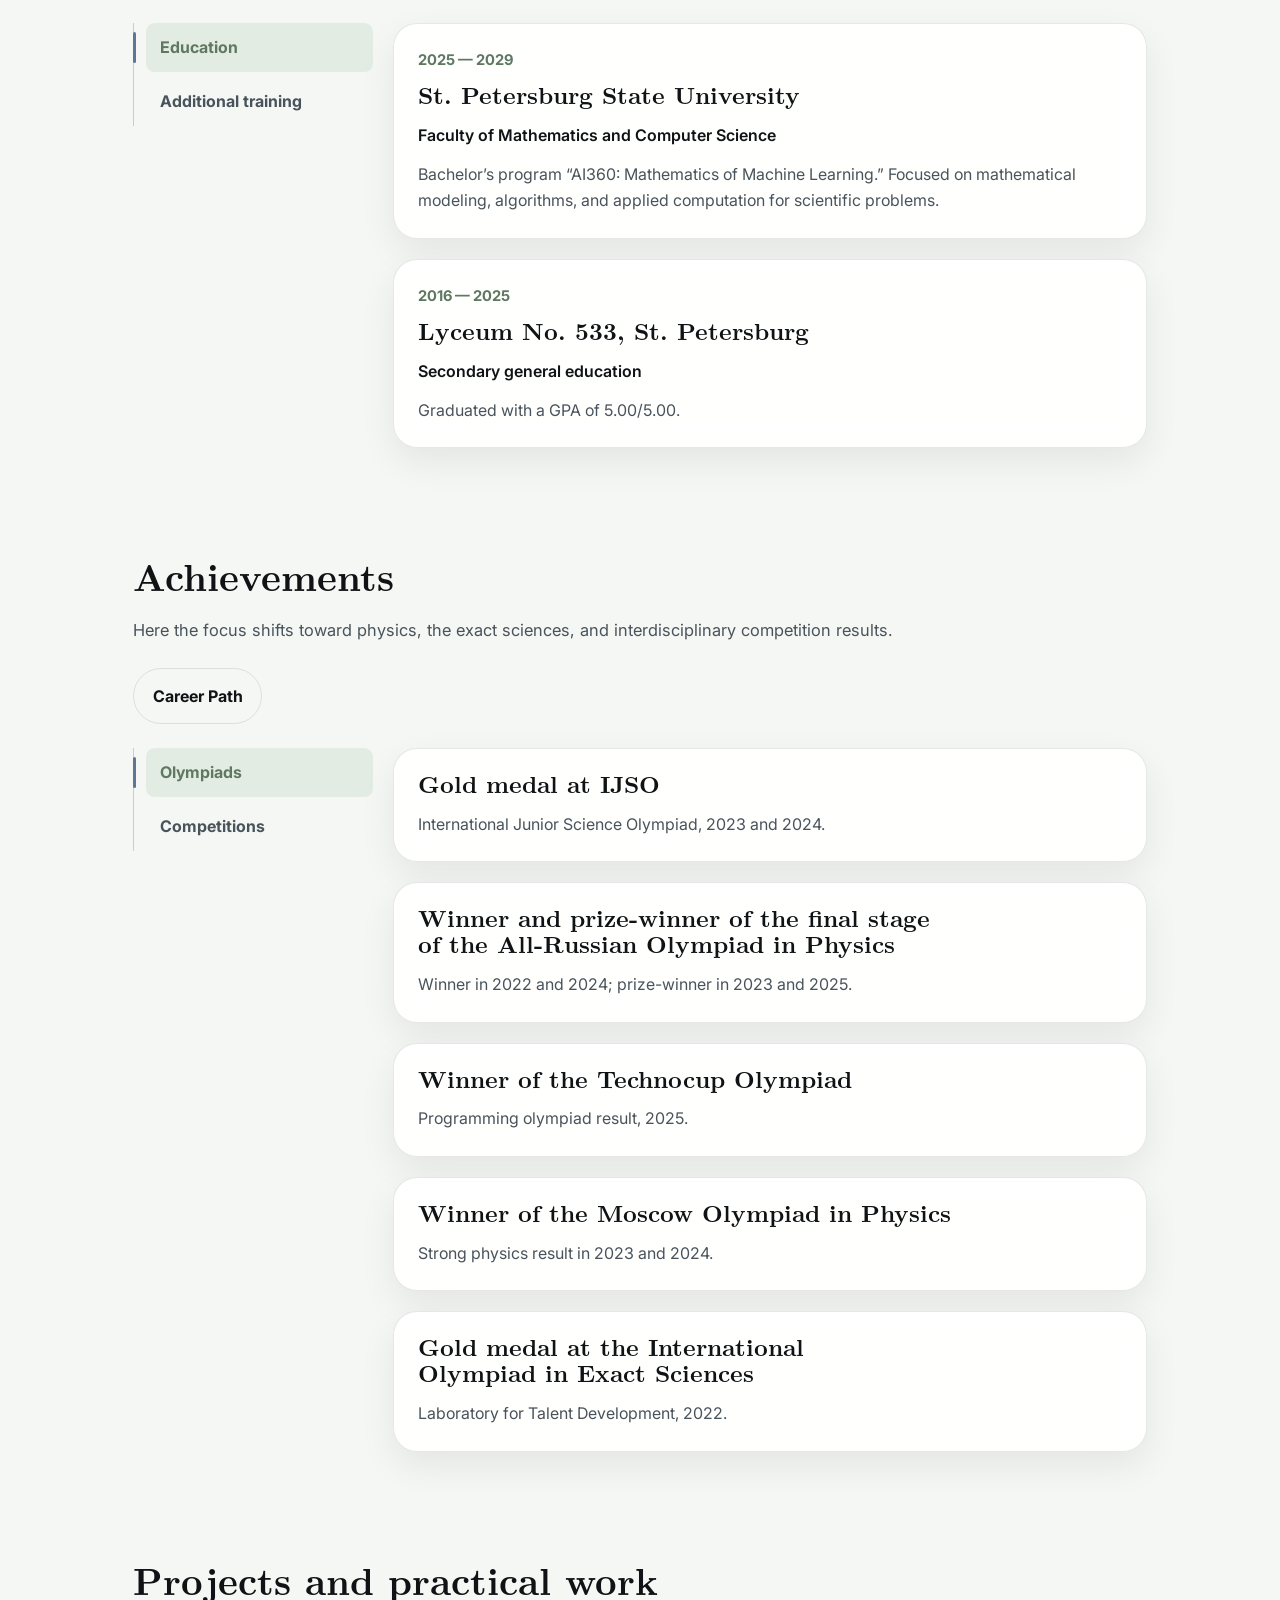
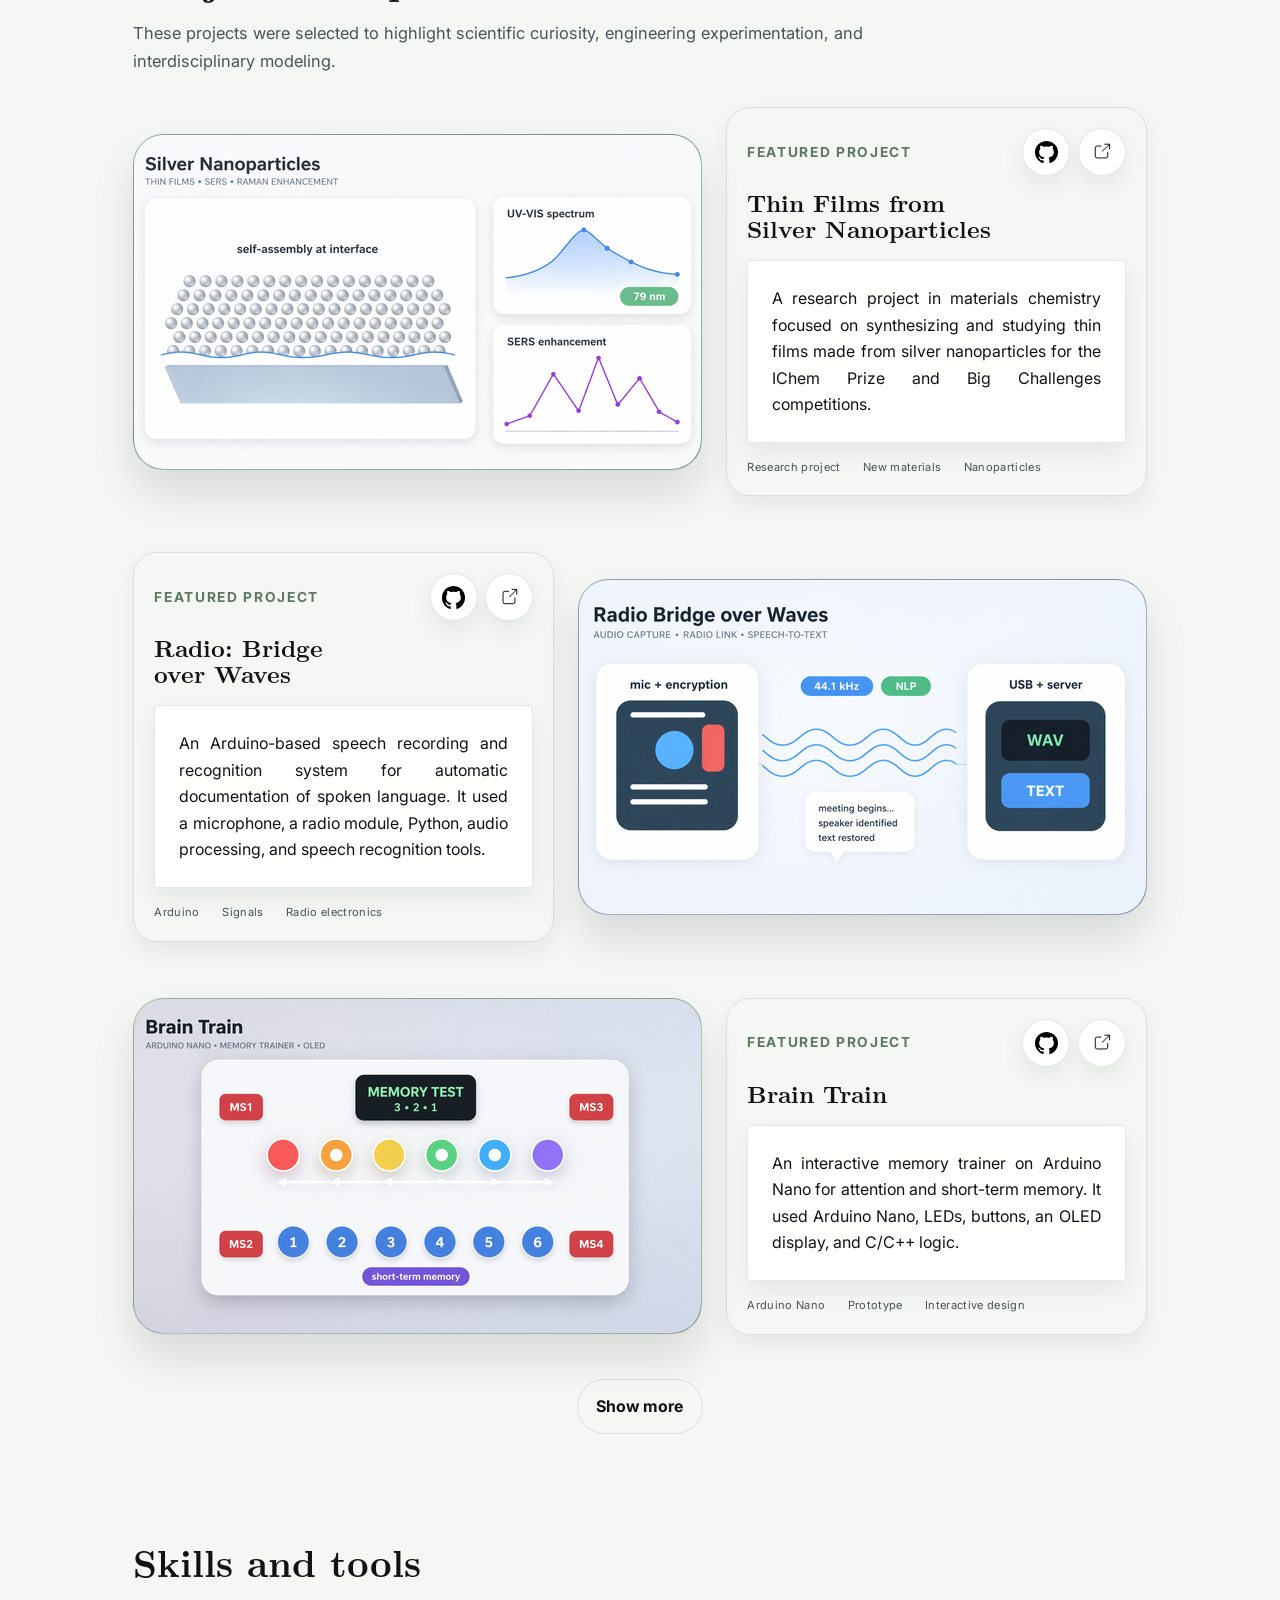
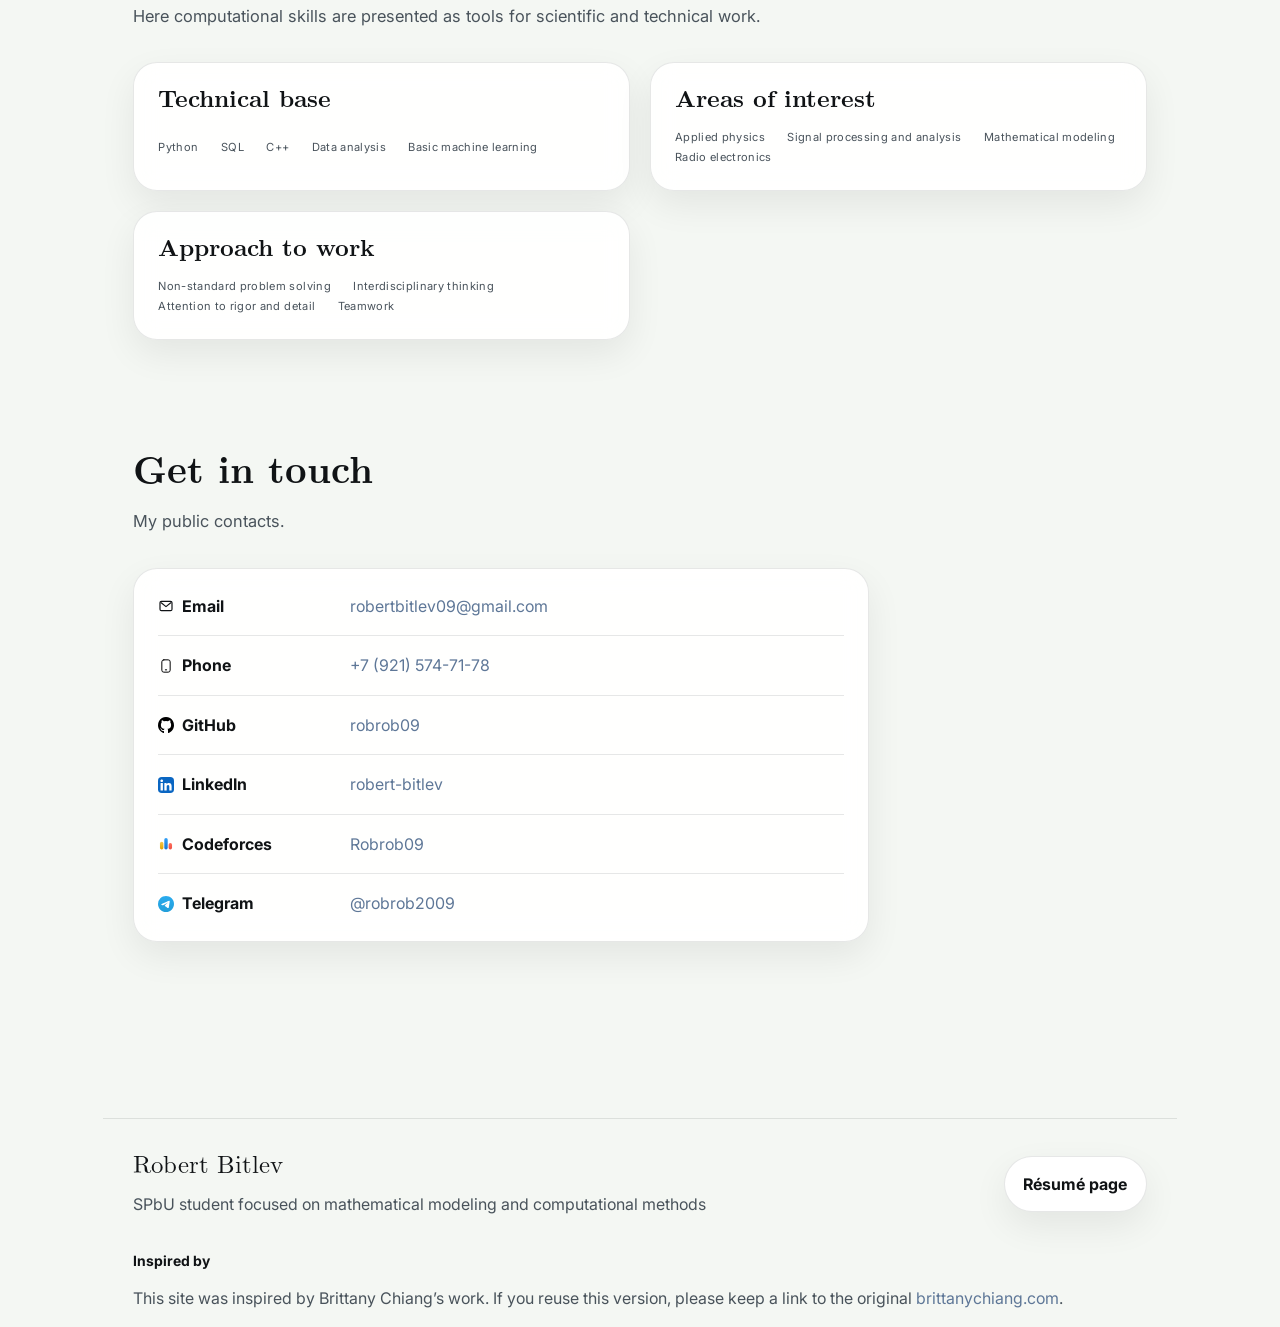
<file: ru/stem.html>
<!doctype html>
<html lang="ru">
  <head>
    <meta charset="UTF-8" />
    <meta name="viewport" content="width=device-width, initial-scale=1.0" />
    <title>Роберт Битлев - STEM-трек</title>
    <meta name="description" content="Научное и междисциплинарное портфолио Роберта Битлева с акцентом на физику, исследования и вычислительные проекты." />
    <link rel="icon" href="../source/img/icon.svg" type="image/svg+xml" />
    <script src="../source/js/language-detect.js"></script>
    <script src="../source/js/theme-init.js"></script>
    <link rel="stylesheet" href="../source/css/reset.css" />
    <link rel="stylesheet" href="../source/css/variables.css" />
    <link rel="stylesheet" href="../source/css/base.css" />
    <link rel="stylesheet" href="../source/css/layout.css" />
    <link rel="stylesheet" href="../source/css/components.css" />
    <link rel="stylesheet" href="../source/css/header.css" />
    <link rel="stylesheet" href="../source/css/sections.css" />
    <script defer src="../source/js/site-data-loader.js"></script>
    <script defer src="../source/js/site-header.js"></script>
    <script defer src="../source/js/content-render.js"></script>
    <script defer src="../source/js/nav.js"></script>
  </head>
  <body data-page-language="ru" data-track="stem" data-page-kind="home">
    <header class="site-header" data-site-header>
      <div class="site-header-inner">
        <div class="site-header-top">
          <a class="site-brand" href="#start" data-bind-href="header.brand.href" data-bind-aria="header.brand.ariaLabel">
            <span class="site-brand-mark" aria-hidden="true">
              <img src="../source/img/icon.svg" data-bind-src="header.brand.icon.src" data-bind-src-dark="header.brand.icon.darkSrc" data-bind-alt="header.brand.icon.alt" alt="" />
            </span>
          </a>

          <nav class="site-header-nav" data-bind-aria="header.navAriaLabel">
            <ul class="nav-list header-nav-list">
              <li><a href="#start" data-nav-link data-ui="navStart"></a></li>
              <li><a href="#about" data-nav-link data-ui="navAbout"></a></li>
              <li><a href="#education" data-nav-link data-ui="navEducation"></a></li>
              <li><a href="#achievements" data-nav-link data-ui="navAchievements"></a></li>
              <li><a href="#projects" data-nav-link data-ui="navProjects"></a></li>
              <li><a href="#skills" data-nav-link data-ui="navSkills"></a></li>
              <li><a href="#contacts" data-nav-link data-ui="navContacts"></a></li>
            </ul>
          </nav>

          <div class="site-header-controls">
            <div class="switcher-block switcher-block-track">
              <p class="switcher-label" data-ui="trackLabel"></p>
              <div class="segment-switcher" data-track-switcher></div>
            </div>

            <div class="header-utility-group">
              <div class="switcher-block switcher-block-language">
                <p class="switcher-label" data-ui="languageLabel"></p>
                <div class="language-dropdown" data-lang-switcher></div>
              </div>
              <div class="theme-toggle-slot" data-theme-toggle></div>
            </div>
          </div>
        </div>
      </div>
    </header>

    <aside class="social-rail" data-bind-aria="socialRailAriaLabel">
      <div class="social-rail-inner" data-social-icons></div>
    </aside>

    <main id="main-content" class="site-main site-main-home">
      <section id="start" class="section hero" aria-labelledby="hero-title">
        <div class="hero-grid">
          <figure class="hero-avatar">
            <img data-bind-src="avatar" data-bind-src-dark="avatarDark" data-bind-alt="avatarAlt" alt="" />
          </figure>
          <div class="hero-copy">
            <p class="hero-greeting" data-ui="heroGreeting"></p>
            <h1 id="hero-title" data-bind="name"></h1>
            <p class="hero-activity" data-bind="activityLine"></p>
            <p class="hero-student" data-bind="studentLine"></p>
            <div class="button-row" data-bind-aria="heroActionsAriaLabel">
              <a class="button" href="#projects" data-ui="heroProjects"></a>
              <a class="button button-secondary" href="#contacts" data-ui="heroContacts"></a>
              <a class="button button-ghost" data-bind-href="resumeUrl" data-ui="heroResume"></a>
            </div>
          </div>
        </div>
      </section>

      <section id="about" class="section about-section" aria-labelledby="about-title">
        <h2 id="about-title" class="section-title" data-ui="aboutTitle"></h2>
        <div class="about-layout">
          <div class="about-panel card" data-about></div>
          <figure class="about-avatar">
            <img data-bind-src="aboutAvatar" data-bind-src-dark="aboutAvatarDark" data-bind-alt="aboutAvatarAlt" alt="" />
          </figure>
        </div>
      </section>

      <section id="education" class="section" aria-labelledby="education-title">
        <h2 id="education-title" class="section-title" data-ui="educationTitle"></h2>
        <p class="section-intro" data-bind="educationIntro"></p>
        <div class="timeline-grid" data-list="education"></div>
      </section>

      <section id="achievements" class="section" aria-labelledby="achievements-title">
        <h2 id="achievements-title" class="section-title" data-ui="achievementsTitle"></h2>
        <p class="section-intro" data-bind="achievementsIntro"></p>
        <div class="career-link-row">
          <a class="button button-ghost" data-bind-href="careerUrl" data-ui="careerPathLink"></a>
        </div>
        <div class="achievement-list" data-list="achievements"></div>
      </section>

      <section id="projects" class="section" aria-labelledby="projects-title">
        <h2 id="projects-title" class="section-title" data-ui="projectsTitle"></h2>
        <p class="section-intro" data-bind="projectsIntro"></p>
        <div class="projects-grid" data-list="projects"></div>
      </section>

      <section id="skills" class="section" aria-labelledby="skills-title">
        <h2 id="skills-title" class="section-title" data-ui="skillsTitle"></h2>
        <p class="section-intro" data-bind="skillsIntro"></p>
        <div class="skills-grid" data-list="skills"></div>
      </section>

      <section id="contacts" class="section" aria-labelledby="contacts-title">
        <h2 id="contacts-title" class="section-title" data-ui="contactsTitle"></h2>
        <p class="section-intro" data-bind="contactsIntro"></p>
        <div class="card contact-card">
          <ul class="contact-list" data-list="contacts"></ul>
        </div>
      </section>
    </main>

    <footer class="site-footer">
      <div class="footer-top footer-top-simple">
        <div class="footer-block footer-brand">
          <p class="footer-name" data-bind="name"></p>
          <p data-bind="role"></p>
        </div>
        <div class="footer-block footer-actions">
          <a class="button button-secondary" data-bind-href="resumeUrl" data-ui="resumeButton"></a>
        </div>
      </div>

      <div class="footer-meta">
        <div class="footer-block">
          <p class="footer-title" data-ui="inspiredTitle"></p>
          <p data-attribution></p>
        </div>
      </div>
    </footer>
  </body>
</html>
</file>
<file: source/css/variables.css>
:root {
  color-scheme: light;

  --color-bg: #f4f7f3;
  --color-bg-start: #f8fbf8;
  --color-surface: #ffffff;
  --color-surface-soft: #eef3ef;
  --color-surface-strong: #e1e9e2;
  --color-text: #101315;
  --color-text-soft: #49535b;
  --color-border: rgba(16, 19, 21, 0.1);
  --color-border-strong: rgba(16, 19, 21, 0.18);
  --color-accent: #8ea98d;
  --color-accent-strong: #5f7862;
  --color-accent-soft: #e3ece2;
  --color-accent-alt: #5e7797;
  --color-shadow: rgba(16, 19, 21, 0.07);
  --color-card-bg: rgba(255, 255, 255, 0.92);
  --color-header-bg: rgba(244, 247, 243, 0.92);
  --color-menu-bg: rgba(255, 255, 255, 0.98);
  --color-floating-bg: rgba(255, 255, 255, 0.94);
  --color-floating-border: rgba(16, 19, 21, 0.12);
  --color-button-bg-hover: #1b2024;
  --color-featured-overlay: rgba(16, 19, 21, 0.62);
  --color-featured-outline: rgba(255, 255, 255, 0.28);

  --font-sans: "Inter", "Segoe UI", Roboto, Helvetica, Arial, sans-serif;
  --font-heading: "CMU Serif", "Times New Roman", serif;
  --font-mono: "SFMono-Regular", Consolas, "Liberation Mono", monospace;

  --radius-xs: 0.25rem;
  --radius-sm: 0.55rem;
  --radius-md: 1rem;
  --radius-lg: 1.5rem;
  --radius-xl: 1.9rem;
  --radius-pill: 999px;

  --shadow-soft: 0 14px 36px var(--color-shadow);
  --shadow-soft-subtle: 0 10px 24px var(--color-shadow);

  --space-1: 0.25rem;
  --space-2: 0.5rem;
  --space-3: 0.75rem;
  --space-4: 1rem;
  --space-5: 1.25rem;
  --space-6: 1.5rem;
  --space-7: 1.75rem;
  --space-8: 2rem;
  --space-10: 2.5rem;
  --space-12: 3rem;
  --space-14: 3.5rem;
  --space-16: 4rem;
  --space-20: 5rem;

  --border: 1px solid var(--color-border);
  --transition: 180ms ease;
  --page-gutter: clamp(1.1rem, 2.4vw, 2rem);
  --rail-reserve: clamp(4.5rem, 5vw, 5.75rem);
  --content-max: 86rem;
  --content-readable: 76rem;
}

:root[data-theme="dark"] {
  color-scheme: dark;

  --color-bg: #11171c;
  --color-bg-start: #151c22;
  --color-surface: #182028;
  --color-surface-soft: #202a33;
  --color-surface-strong: #283440;
  --color-text: #edf3ef;
  --color-text-soft: #b5c1ba;
  --color-border: rgba(237, 243, 239, 0.08);
  --color-border-strong: rgba(237, 243, 239, 0.14);
  --color-accent: #8ea98d;
  --color-accent-strong: #bad0ba;
  --color-accent-soft: rgba(142, 169, 141, 0.18);
  --color-accent-alt: #93b7e2;
  --color-shadow: rgba(0, 0, 0, 0.28);
  --color-card-bg: rgba(24, 32, 40, 0.88);
  --color-header-bg: rgba(17, 23, 28, 0.9);
  --color-menu-bg: rgba(24, 32, 40, 0.98);
  --color-floating-bg: rgba(24, 32, 40, 0.94);
  --color-floating-border: rgba(237, 243, 239, 0.14);
  --color-button-bg-hover: #27323c;
  --color-featured-overlay: rgba(7, 10, 12, 0.68);
  --color-featured-outline: rgba(255, 255, 255, 0.18);
}
</file>
<file: source/css/base.css>
@font-face {
  font-family: "CMU Serif";
  src: url("../fonts/cmu/cmunrm.otf") format("opentype");
  font-weight: 400;
  font-style: normal;
  font-display: swap;
}

@font-face {
  font-family: "CMU Serif";
  src: url("../fonts/cmu/cmunbx.otf") format("opentype");
  font-weight: 700;
  font-style: normal;
  font-display: swap;
}

@font-face {
  font-family: "CMU Serif";
  src: url("../fonts/cmu/cmunti.otf") format("opentype");
  font-weight: 400;
  font-style: italic;
  font-display: swap;
}

@font-face {
  font-family: "CMU Serif";
  src: url("../fonts/cmu/cmunbi.otf") format("opentype");
  font-weight: 700;
  font-style: italic;
  font-display: swap;
}

@font-face {
  font-family: "Inter";
  src: url("../fonts/inter/Inter_18pt-Regular.ttf") format("truetype");
  font-weight: 400;
  font-style: normal;
  font-display: swap;
}

@font-face {
  font-family: "Inter";
  src: url("../fonts/inter/Inter_18pt-Italic.ttf") format("truetype");
  font-weight: 400;
  font-style: italic;
  font-display: swap;
}

@font-face {
  font-family: "Inter";
  src: url("../fonts/inter/Inter_18pt-Medium.ttf") format("truetype");
  font-weight: 500;
  font-style: normal;
  font-display: swap;
}

@font-face {
  font-family: "Inter";
  src: url("../fonts/inter/Inter_18pt-SemiBold.ttf") format("truetype");
  font-weight: 600;
  font-style: normal;
  font-display: swap;
}

@font-face {
  font-family: "Inter";
  src: url("../fonts/inter/Inter_18pt-Bold.ttf") format("truetype");
  font-weight: 700;
  font-style: normal;
  font-display: swap;
}

html {
  scroll-padding-top: calc(var(--header-offset, 8rem) + 0.4rem);
}

body {
  min-height: 100vh;
  padding-top: var(--header-offset, 8rem);
  background: linear-gradient(180deg, var(--color-bg-start) 0%, var(--color-bg) 20rem);
  color: var(--color-text);
  font-family: var(--font-sans);
  line-height: 1.66;
  text-rendering: optimizeLegibility;
}

@media (prefers-reduced-motion: reduce) {
  html {
    scroll-behavior: auto;
  }

  *,
  *::before,
  *::after {
    transition: none !important;
    animation: none !important;
  }
}

::selection {
  background: var(--color-accent-soft);
  color: var(--color-text);
}

:focus-visible {
  outline: 3px solid rgba(95, 120, 98, 0.28);
  outline-offset: 3px;
}

.back-to-top {
  position: fixed;
  right: clamp(1rem, 3vw, 2rem);
  bottom: clamp(1rem, 3vw, 2rem);
  z-index: 180;
  display: inline-flex;
  align-items: center;
  justify-content: center;
  width: 3.25rem;
  height: 3.25rem;
  border: 1px solid var(--color-floating-border);
  border-radius: 50%;
  background: var(--color-floating-bg);
  color: var(--color-text);
  box-shadow: var(--shadow-soft);
  backdrop-filter: blur(16px);
  cursor: pointer;
  opacity: 0;
  visibility: hidden;
  transform: translateY(0.75rem) scale(0.95);
  transition: opacity var(--transition), transform var(--transition), visibility var(--transition),
    background-color var(--transition), border-color var(--transition);
}

.back-to-top:hover {
  background: var(--color-surface);
  border-color: var(--color-border-strong);
}

.back-to-top.is-visible {
  opacity: 1;
  visibility: visible;
  transform: translateY(0) scale(1);
}

.back-to-top-icon {
  font-size: 1.65rem;
  line-height: 1;
}

.visually-hidden {
  position: absolute;
  width: 1px;
  height: 1px;
  padding: 0;
  margin: -1px;
  overflow: hidden;
  clip: rect(0, 0, 0, 0);
  white-space: nowrap;
  border: 0;
}

h1,
h2,
h3,
h4 {
  color: var(--color-text);
  font-family: var(--font-heading);
  line-height: 1.08;
  letter-spacing: 0;
}

h1 {
  font-size: clamp(2.7rem, 5vw, 4.55rem);
}

h2 {
  font-size: clamp(1.8rem, 3vw, 2.35rem);
}

h3 {
  font-size: clamp(1.15rem, 2vw, 1.5rem);
}

p,
li {
  color: var(--color-text-soft);
}

img {
  display: block;
  max-width: 100%;
  height: auto;
}

code,
pre {
  font-family: var(--font-mono);
}

main section[id] {
  scroll-margin-top: calc(var(--header-offset, 8rem) + 0.4rem);
}

.section {
  padding: var(--space-14) 0;
}

.section-kicker,
.hero .eyebrow,
.footer-brand .eyebrow,
.site-header-identity .eyebrow {
  display: none;
}

.eyebrow {
  color: var(--color-accent-strong);
  font-size: 0.82rem;
  font-weight: 700;
  letter-spacing: 0.16em;
  text-transform: uppercase;
}

.section-title {
  margin-bottom: var(--space-4);
}

.section-intro {
  max-width: 48rem;
  margin-bottom: var(--space-8);
  font-size: 1.03rem;
}

strong,
b {
  color: var(--color-text);
}

pre {
  white-space: pre-wrap;
}

h1,
h2,
h3,
.section-title,
.featured-project-title,
.project-card-title,
.footer-name {
  text-wrap: balance;
}

@media (max-width: 52rem) {
  .back-to-top {
    right: 0.85rem;
    bottom: calc(5.75rem + env(safe-area-inset-bottom, 0px));
    width: 2.9rem;
    height: 2.9rem;
  }
}
</file>
<file: source/css/layout.css>
.site-main,
.resume-shell,
.site-footer {
  width: min(var(--content-max), calc(100vw - (2 * var(--page-gutter)) - (2 * var(--rail-reserve))));
  margin-left: auto;
  margin-right: auto;
  padding-left: var(--page-gutter);
  padding-right: var(--page-gutter);
}

.site-main {
  padding-top: var(--space-6);
  padding-bottom: var(--space-14);
}

.site-main-home {
  position: relative;
  padding-top: 0;
}

.social-rail {
  position: fixed;
  top: 50%;
  left: clamp(1rem, 2.2vw, 2rem);
  z-index: 30;
  transform: none;
}

.social-rail-inner {
  display: grid;
  gap: var(--space-3);
}

.site-footer {
  margin-top: var(--space-16);
  padding-top: var(--space-8);
  padding-bottom: var(--space-4);
  border-top: var(--border);
}

.footer-top,
.footer-meta {
  display: grid;
  gap: var(--space-6);
}

.footer-top {
  grid-template-columns: minmax(0, 1.05fr) minmax(0, 1fr) minmax(0, 1fr);
  align-items: start;
}

.footer-meta {
  grid-template-columns: minmax(0, 1fr);
  margin-top: var(--space-8);
}

.footer-block {
  display: grid;
  gap: var(--space-3);
}

.footer-brand {
  max-width: 46rem;
}

.footer-brand [data-bind="role"] {
  max-width: 46rem;
}

@media (min-width: 62rem) {
  body[data-page-language="en"] .footer-brand [data-bind="role"] {
    white-space: nowrap;
  }
}

.footer-name {
  color: var(--color-text);
  font-family: var(--font-heading);
  font-size: 1.55rem;
  line-height: 1.12;
}

.footer-controls {
  justify-items: start;
}

.footer-switchers {
  display: flex;
  flex-wrap: wrap;
  gap: var(--space-4);
}

.resume-shell {
  padding-top: var(--space-8);
  padding-bottom: var(--space-14);
}

.resume-header {
  display: flex;
  align-items: center;
  justify-content: space-between;
  gap: var(--space-4);
  padding-bottom: var(--space-6);
}

.resume-main {
  display: grid;
  gap: var(--space-8);
}

.resume-footer {
  margin-top: var(--space-12);
}

@media (max-width: 72rem) {
  .site-main,
  .resume-shell,
  .site-footer {
    width: min(100%, calc(100vw - (2 * var(--page-gutter)) - (2 * var(--rail-reserve))));
  }

  .social-rail {
    left: 0.75rem;
  }

  .footer-top {
    grid-template-columns: 1fr;
  }

  .footer-meta {
    grid-template-columns: 1fr;
  }
}

@media (max-width: 52rem) {
  body {
    padding-bottom: calc(5.75rem + env(safe-area-inset-bottom, 0px));
  }

  .site-main,
  .resume-shell,
  .site-footer {
    width: min(100%, calc(100vw - (2 * var(--page-gutter))));
  }

  .social-rail {
    top: auto;
    bottom: calc(0.75rem + env(safe-area-inset-bottom, 0px));
    left: 50%;
    transform: translateX(-50%);
  }

  .social-rail-inner {
    display: flex;
    gap: var(--space-2);
    padding: var(--space-2);
    border: 1px solid var(--color-floating-border);
    border-radius: var(--radius-pill);
    background: var(--color-floating-bg);
    box-shadow: var(--shadow-soft);
    backdrop-filter: blur(16px);
  }

  .resume-header {
    flex-direction: column;
    align-items: flex-start;
  }
}
</file>
<file: source/css/components.css>
a {
  color: var(--color-accent-alt);
  text-decoration-thickness: 1px;
  text-underline-offset: 0.18em;
  transition: color var(--transition), background-color var(--transition),
    border-color var(--transition), transform var(--transition), box-shadow var(--transition);
}

a:hover {
  color: var(--color-text);
}

.nav-list {
  display: flex;
  flex-wrap: wrap;
  gap: var(--space-3) var(--space-4);
}

.nav-list a {
  display: inline-flex;
  align-items: center;
  justify-content: center;
  padding: 0.1rem 0;
  border-bottom: 1px solid transparent;
  color: var(--color-text-soft);
  font-weight: 600;
  white-space: nowrap;
}

.nav-list a:hover,
.nav-list a[aria-current="location"] {
  color: var(--color-text);
  border-color: var(--color-accent);
}

.segment-switcher {
  display: inline-flex;
  flex: 0 0 auto;
  flex-shrink: 0;
  width: fit-content;
  gap: var(--space-1);
  padding: var(--space-1);
  border: var(--border);
  border-radius: var(--radius-pill);
  background: var(--color-surface);
  box-shadow: var(--shadow-soft);
}

.segment-switcher a {
  display: inline-flex;
  align-items: center;
  justify-content: center;
  min-width: 2.8rem;
  padding: 0.42rem 0.75rem;
  border-radius: var(--radius-pill);
  color: var(--color-text-soft);
  font-size: 0.9rem;
  font-weight: 700;
  text-decoration: none;
}

.segment-switcher a:hover {
  background: var(--color-surface-soft);
}

.segment-switcher a[aria-current="page"] {
  background: var(--color-accent-soft);
  color: var(--color-accent-strong);
}

.button {
  display: inline-flex;
  align-items: center;
  justify-content: center;
  width: fit-content;
  min-height: 2.95rem;
  padding: 0.85rem 1.15rem;
  border: 1px solid transparent;
  border-radius: var(--radius-pill);
  background: var(--color-text);
  color: var(--color-surface);
  font-weight: 700;
  text-decoration: none;
  box-shadow: var(--shadow-soft);
}

.button:hover {
  transform: translateY(-1px);
  background: var(--color-button-bg-hover);
  color: var(--color-surface);
}

.button-secondary {
  background: var(--color-surface);
  border-color: var(--color-border);
  color: var(--color-text);
}

.button-secondary:hover {
  background: var(--color-surface-soft);
  color: var(--color-text);
}

.button-ghost {
  background: transparent;
  border-color: var(--color-border);
  color: var(--color-text);
  box-shadow: none;
}

.button-ghost:hover {
  background: var(--color-surface);
  color: var(--color-text);
}

.card {
  background: var(--color-card-bg);
  border: var(--border);
  border-radius: var(--radius-lg);
  box-shadow: var(--shadow-soft);
  backdrop-filter: blur(12px);
}

.card-meta {
  color: var(--color-accent-strong);
  font-size: 0.92rem;
  font-weight: 700;
}

.card-subtitle {
  color: var(--color-text);
  font-weight: 600;
}

.tag-list {
  display: flex;
  flex-wrap: wrap;
  gap: 0.2rem 0.7rem;
}

.featured-project-tags,
.project-card-tags,
.skill-card .tag-list {
  gap: 0.2rem 1.4rem;
}

.tag-list li {
  padding: 0;
  border: 0;
  border-radius: 0;
  background: transparent;
  color: var(--color-text-soft);
  font-size: 0.7rem;
  font-weight: 400;
  line-height: 1.5;
  letter-spacing: 0.03em;
}

.social-link {
  display: inline-flex;
  align-items: center;
  justify-content: center;
  width: 3rem;
  height: 3rem;
  border: var(--border);
  border-radius: 50%;
  background: var(--color-card-bg);
  box-shadow: var(--shadow-soft);
}

.social-link:hover {
  transform: translateY(-2px);
  background: var(--color-surface-soft);
}

.social-link img {
  width: 1.3rem;
  height: 1.3rem;
}

.contact-list {
  display: grid;
  gap: var(--space-4);
}

.contact-list li {
  display: grid;
  grid-template-columns: minmax(8rem, 11rem) minmax(12rem, 28rem);
  gap: var(--space-4);
  padding-bottom: var(--space-4);
  border-bottom: var(--border);
}

.contact-list a {
  overflow-wrap: anywhere;
}

.contact-list li:last-child {
  padding-bottom: 0;
  border-bottom: 0;
}

.contact-label-wrap {
  display: inline-flex;
  align-items: center;
  gap: var(--space-2);
  color: var(--color-text);
  font-weight: 700;
}

.contact-inline-icon {
  width: 1rem;
  height: 1rem;
}

.back-link {
  display: inline-flex;
  align-items: center;
  gap: 0.35rem;
  width: fit-content;
  color: var(--color-text);
  font-weight: 700;
  text-decoration: none;
}

.switcher-block {
  display: inline-flex;
  align-items: center;
  gap: 0.55rem;
  min-width: 0;
  white-space: nowrap;
}

.switcher-label,
.footer-title {
  color: var(--color-text);
  font-size: 0.88rem;
  font-weight: 700;
  white-space: nowrap;
}

@media (max-width: 48rem) {
  .social-link {
    width: 2.6rem;
    height: 2.6rem;
    box-shadow: none;
  }

  .social-link:hover {
    transform: none;
  }

  .social-link img {
    width: 1.15rem;
    height: 1.15rem;
  }

  .contact-list li {
    grid-template-columns: 1fr;
    gap: var(--space-2);
  }
}
</file>
<file: source/css/header.css>
.site-header {
  position: fixed;
  top: 0;
  left: 0;
  right: 0;
  z-index: 120;
  --header-language-min-width: 8.7rem;
  background: var(--color-header-bg);
  border-bottom: 1px solid var(--color-border);
  backdrop-filter: blur(18px);
}

.site-header-inner {
  width: min(var(--content-max), calc(100vw - (2 * var(--page-gutter)) - (2 * var(--rail-reserve))));
  margin: 0 auto;
  padding: 0.9rem var(--page-gutter) 0.95rem;
}

.site-header-top {
  display: flex;
  align-items: center;
  gap: var(--space-6);
  flex-wrap: nowrap;
}

.site-header-controls {
  display: flex;
  flex-wrap: nowrap;
  align-items: center;
  justify-content: flex-end;
  gap: var(--space-4);
  margin-left: auto;
}

.header-utility-group {
  display: inline-flex;
  align-items: center;
  gap: 0.65rem;
  min-width: 0;
  flex: 0 0 auto;
}

.site-header-nav {
  margin: 0;
  padding: 0;
  border: 0;
  flex: 1 1 auto;
  min-width: 0;
}

.header-nav-list {
  flex-wrap: wrap;
  justify-content: flex-start;
  gap: var(--space-2) var(--space-4);
  overflow: visible;
  scrollbar-width: none;
}

.header-nav-list::-webkit-scrollbar {
  display: none;
}

.site-brand,
.site-header-identity {
  display: flex;
  align-items: center;
  gap: var(--space-3);
}

.site-brand {
  flex: 0 0 auto;
  text-decoration: none;
}

.site-brand-mark {
  display: inline-flex;
  align-items: center;
  justify-content: center;
  flex: 0 0 auto;
  width: 2.75rem;
  height: 2.75rem;
  border: 1px solid var(--color-border-strong);
  border-radius: 50%;
  background: var(--color-surface);
  color: transparent;
  font-size: 0;
  box-shadow: var(--shadow-soft);
}

.site-brand-mark img {
  width: 1.35rem;
  height: 1.35rem;
  object-fit: contain;
}

.site-header-identity {
  display: grid;
  justify-items: start;
  gap: 0.25rem;
}

.switcher-block-language {
  flex: 0 0 auto;
}

.switcher-block-track {
  flex: 0 0 auto;
  min-width: max-content;
}

.language-dropdown {
  position: relative;
  flex-shrink: 0;
}

.language-dropdown.is-ready {
  min-width: var(--header-language-min-width);
}

.language-dropdown-toggle {
  display: inline-flex;
  align-items: center;
  justify-content: space-between;
  flex-shrink: 0;
  gap: 0.55rem;
  min-width: var(--header-language-min-width);
  min-height: 2.8rem;
  padding: 0.42rem 0.72rem 0.42rem 0.82rem;
  border: var(--border);
  border-radius: var(--radius-pill);
  background: var(--color-surface);
  color: var(--color-text);
  box-shadow: var(--shadow-soft);
  font: inherit;
  font-size: 0.9rem;
  font-weight: 700;
  cursor: pointer;
}

.language-dropdown-toggle:hover {
  background: var(--color-surface-soft);
}

.language-dropdown-toggle:focus-visible {
  outline-offset: 4px;
}

.language-dropdown-current,
.language-dropdown-option-main {
  display: inline-flex;
  align-items: center;
  gap: 0.55rem;
}

.language-dropdown-flag {
  width: 1rem;
  height: 1rem;
  object-fit: contain;
  flex: 0 0 auto;
}

.language-dropdown-code {
  color: var(--color-text);
  letter-spacing: 0.04em;
}

.language-dropdown-caret {
  color: var(--color-text-soft);
  font-size: 0.82rem;
  transition: transform var(--transition);
}

.language-dropdown.is-open .language-dropdown-caret {
  transform: rotate(180deg);
}

.language-dropdown-menu {
  position: absolute;
  top: calc(100% + 0.45rem);
  right: 0;
  display: grid;
  gap: 0.2rem;
  min-width: 100%;
  padding: 0.35rem;
  border: var(--border);
  border-radius: var(--radius-md);
  background: var(--color-menu-bg);
  box-shadow: var(--shadow-soft);
  opacity: 0;
  visibility: hidden;
  transform: translateY(-0.2rem);
  transition: opacity var(--transition), transform var(--transition), visibility var(--transition);
}

.theme-toggle-slot {
  display: inline-flex;
  align-items: center;
  justify-content: center;
  flex: 0 0 auto;
  flex-shrink: 0;
}

.theme-toggle {
  display: inline-flex;
  align-items: center;
  justify-content: center;
  flex-shrink: 0;
  width: 2.8rem;
  height: 2.8rem;
  border: var(--border);
  border-radius: 50%;
  background: var(--color-surface);
  box-shadow: var(--shadow-soft);
  cursor: pointer;
  transition: background-color var(--transition), transform var(--transition), border-color var(--transition),
    box-shadow var(--transition);
}

.theme-toggle:hover {
  transform: translateY(-1px);
  background: var(--color-surface-soft);
  border-color: var(--color-border-strong);
}

.theme-toggle-icon {
  width: 1.2rem;
  height: 1.2rem;
  object-fit: contain;
}

.language-dropdown.is-open .language-dropdown-menu {
  opacity: 1;
  visibility: visible;
  transform: translateY(0);
}

.language-dropdown-option {
  display: flex;
  align-items: center;
  justify-content: space-between;
  gap: 0.65rem;
  padding: 0.62rem 0.72rem;
  border-radius: 0.85rem;
  color: var(--color-text);
  font-size: 0.9rem;
  font-weight: 600;
  text-decoration: none;
}

.language-dropdown-option:hover {
  background: var(--color-surface-soft);
  color: var(--color-text);
}

.language-dropdown-option[aria-current="page"] {
  background: var(--color-accent-soft);
  color: var(--color-accent-strong);
}

.language-dropdown-option-code {
  color: inherit;
  letter-spacing: 0.04em;
}

.language-dropdown-option-label {
  display: none;
}

.language-dropdown-option[aria-current="page"] .language-dropdown-option-label {
  color: inherit;
}

.footer-top-simple {
  grid-template-columns: minmax(0, 1fr) auto;
  align-items: center;
}

.footer-actions {
  justify-items: end;
}

.site-header-compact .site-header-inner {
  padding-bottom: 0.9rem;
}

.resume-footer .footer-top-simple {
  grid-template-columns: 1fr;
}

.site-header.is-brand-hidden .site-brand {
  display: none;
}

.site-header.is-switcher-labels-hidden .switcher-label {
  display: none;
}

.site-header.is-header-wrapped .site-header-top {
  flex-wrap: wrap;
  row-gap: var(--space-3);
}

.site-header.is-header-wrapped .site-header-nav {
  order: 3;
  flex-basis: 100%;
  width: 100%;
}

.site-header.is-header-wrapped .site-header-controls {
  margin-left: 0;
  justify-content: flex-start;
}

.site-header.is-controls-stacked .site-header-controls {
  flex-wrap: wrap;
  width: 100%;
  gap: var(--space-3);
}

.site-header.is-controls-stacked .switcher-block-track {
  flex: 1 1 14rem;
  min-width: 0;
}

.site-header.is-controls-stacked .header-utility-group {
  width: 100%;
  justify-content: flex-start;
}

@media (max-width: 72rem) {
  .site-header-inner {
    width: min(100%, calc(100vw - (2 * var(--page-gutter)) - (2 * var(--rail-reserve))));
  }

  .footer-top-simple {
    grid-template-columns: 1fr;
  }

  .footer-actions {
    justify-items: start;
  }
}

@media (max-width: 52rem) {
  .site-header-inner {
    width: min(100%, calc(100vw - (2 * var(--page-gutter))));
    padding-top: 0.8rem;
    padding-bottom: 0.85rem;
  }

  .site-header-top {
    gap: var(--space-3);
  }

  .site-brand {
    align-items: flex-start;
  }

  .site-header-nav {
    width: 100%;
  }

  .header-nav-list {
    width: 100%;
    gap: var(--space-2) var(--space-3);
    padding-bottom: 0.1rem;
  }

  .switcher-block {
    display: inline-flex;
    gap: 0.35rem;
    align-items: center;
  }

  .header-utility-group {
    display: flex;
    align-items: center;
    flex-wrap: nowrap;
    gap: 0.55rem;
    min-width: 0;
  }

  .switcher-block-language {
    flex: 0 0 auto;
    min-width: auto;
  }

  .switcher-block-language .language-dropdown,
  .switcher-block-language .language-dropdown.is-ready {
    width: auto;
    min-width: var(--header-language-min-width);
  }

  .switcher-block-language .language-dropdown-toggle {
    width: auto;
    min-width: var(--header-language-min-width);
    padding: 0.42rem 0.64rem 0.42rem 0.7rem;
    font-size: 0.84rem;
  }

  .theme-toggle-slot {
    flex: 0 0 auto;
  }

  .theme-toggle {
    width: 2.65rem;
    height: 2.65rem;
  }

  .switcher-label {
    white-space: nowrap;
  }

  .language-dropdown-menu {
    right: auto;
    left: 0;
  }
}

@media (max-width: 25.875rem) {
  .site-header {
    --header-language-min-width: 6.2rem;
  }

  .site-header-controls {
    gap: 0.5rem;
  }

  .site-header-controls .switcher-block {
    gap: 0.3rem;
  }

  .site-header-controls .header-utility-group {
    gap: 0.42rem;
  }

  .site-header-controls .segment-switcher {
    gap: 0.16rem;
    padding: 0.16rem;
  }

  .site-header-controls .segment-switcher a {
    min-width: 2.45rem;
    padding: 0.34rem 0.52rem;
    font-size: 0.82rem;
  }

  .site-header-controls .switcher-block-language .language-dropdown-toggle {
    gap: 0.42rem;
    min-height: 2.45rem;
    padding: 0.34rem 0.48rem 0.34rem 0.58rem;
    font-size: 0.8rem;
  }

  .site-header-controls .theme-toggle {
    width: 2.45rem;
    height: 2.45rem;
  }

  .site-header-controls .theme-toggle-icon {
    width: 1.05rem;
    height: 1.05rem;
  }
}

@media (max-width: 18rem) {
  .header-utility-group {
    flex-wrap: wrap;
  }

  .switcher-block-language {
    flex-basis: 100%;
  }
}

.site-header.is-controls-stacked .switcher-block-track,
.site-header.is-controls-stacked .switcher-block-track .segment-switcher {
  width: 100%;
  max-width: 100%;
}

.site-header.is-controls-stacked .switcher-block-track .segment-switcher a {
  flex: 1 0 auto;
  min-width: 2.8rem;
}

.site-header.is-controls-stacked .switcher-block-language {
  min-width: max-content;
  flex: 1 0 auto;
}

.site-header.is-controls-stacked .switcher-block-language .language-dropdown,
.site-header.is-controls-stacked .switcher-block-language .language-dropdown.is-ready,
.site-header.is-controls-stacked .switcher-block-language .language-dropdown-toggle {
  width: 100%;
  max-width: 100%;
  min-width: var(--header-language-min-width);
}

.site-header.is-controls-stacked .switcher-block-language .language-dropdown-menu {
  min-width: 100%;
}
</file>
<file: source/css/sections.css>
.hero {
  container-type: inline-size;
  display: grid;
  align-items: center;
  min-height: calc(100vh - var(--header-offset, 8rem));
  min-height: calc(100svh - var(--header-offset, 8rem));
  padding-top: var(--space-9);
  padding-bottom: var(--space-9);
}

.hero-grid {
  display: grid;
  grid-template-columns: minmax(0, min(100%, 46rem));
  justify-content: start;
  gap: clamp(var(--space-5), 5vw, var(--space-8));
  align-items: start;
}

.hero-avatar {
  position: relative;
  width: min(100%, clamp(12.5rem, 34vw, 18rem));
  padding: clamp(0.55rem, 1.4vw, 0.75rem);
  overflow: hidden;
  border: var(--border);
  border-radius: var(--radius-xl);
  background: linear-gradient(180deg, var(--color-surface), var(--color-surface-strong));
  box-shadow: var(--shadow-soft);
}

.hero-avatar img {
  width: 100%;
  height: auto;
  object-fit: contain;
  border-radius: calc(var(--radius-xl) - 0.45rem);
}

.hero-copy {
  display: grid;
  gap: var(--space-4);
}

.hero-greeting {
  color: var(--color-accent-strong);
  font-size: 0.96rem;
  font-weight: 700;
}

.hero h1 {
  font-size: clamp(2.45rem, 6vw, 3.6rem);
}

.hero-student {
  color: var(--color-accent-alt);
  font-size: 0.96rem;
  font-weight: 700;
}

.hero-activity {
  max-width: 34rem;
  color: var(--color-text);
  font-size: clamp(1.02rem, 1.8vw, 1.22rem);
  font-weight: 600;
}

.button-row {
  display: flex;
  flex-wrap: wrap;
  gap: var(--space-2);
  padding-top: var(--space-2);
}

.achievement-list {
  list-style: none;
}

.about-section {
  container-type: inline-size;
  padding-top: var(--space-8);
}

.about-layout {
  display: grid;
  grid-template-columns: minmax(0, min(100%, 58rem));
  justify-content: start;
  gap: clamp(var(--space-5), 4vw, var(--space-8));
  align-items: start;
}

.about-panel {
  display: grid;
  gap: var(--space-5);
  max-width: 58rem;
  padding: clamp(var(--space-5), 3vw, var(--space-7));
}

.about-text {
  max-width: 58rem;
  color: var(--color-text);
  font-size: clamp(1rem, 1.5vw, 1.12rem);
  line-height: 1.72;
}

.about-avatar {
  justify-self: start;
  width: min(100%, clamp(13.5rem, 36vw, 18rem));
  padding: clamp(0.5rem, 1.2vw, 0.65rem);
  overflow: hidden;
  border: var(--border);
  border-radius: var(--radius-lg);
  background: linear-gradient(180deg, var(--color-surface), var(--color-surface-soft));
  box-shadow: var(--shadow-soft);
}

.about-avatar img {
  width: 100%;
  aspect-ratio: 4 / 5;
  object-fit: cover;
  object-position: center;
  border-radius: calc(var(--radius-lg) - 0.45rem);
}

.education-switcher {
  grid-template-columns: minmax(11rem, 15rem) minmax(0, 1fr);
  align-items: start;
  gap: var(--space-7);
}

.education-tabs {
  position: sticky;
  top: calc(var(--header-offset, 8rem) + var(--space-4));
  display: grid;
  gap: var(--space-1);
  padding-left: var(--space-3);
  border-left: 1px solid var(--color-border-strong);
}

.education-tab {
  position: relative;
  display: flex;
  align-items: center;
  width: 100%;
  min-height: 3.1rem;
  padding: 0.6rem 0.85rem;
  border: 0;
  border-radius: var(--radius-sm);
  background: transparent;
  color: var(--color-text-soft);
  font: inherit;
  font-weight: 700;
  text-align: left;
  cursor: pointer;
  transition: color var(--transition), background-color var(--transition), transform var(--transition);
}

.education-tab::before {
  content: "";
  position: absolute;
  top: 0.58rem;
  bottom: 0.58rem;
  left: calc(-1 * var(--space-3) - 1px);
  width: 3px;
  border-radius: 2px;
  background: var(--color-accent-alt);
  opacity: 0;
  transition: opacity var(--transition);
}

.education-tab:hover {
  background: var(--color-surface-soft);
  color: var(--color-text);
}

.education-tab[aria-selected="true"] {
  background: var(--color-accent-soft);
  color: var(--color-accent-strong);
}

.education-tab[aria-selected="true"]::before {
  opacity: 1;
}

.education-panel {
  display: grid;
  gap: var(--space-5);
}

.achievement-switcher {
  margin-top: var(--space-2);
}

.achievement-panel {
  display: grid;
  gap: var(--space-5);
}

.timeline-grid,
.achievement-list,
.projects-grid,
.skills-grid {
  display: grid;
  gap: var(--space-5);
}

.skills-grid {
  grid-template-columns: 1fr;
}

.education-card,
.achievement-item,
.project-card,
.skill-card {
  display: grid;
  gap: var(--space-3);
  padding: var(--space-6);
}

.project-card,
.skill-card,
.education-card,
.achievement-item {
  transition: transform var(--transition), border-color var(--transition), box-shadow var(--transition);
}

.skill-card:hover,
.education-card:hover,
.achievement-item:hover {
  transform: translateY(-2px);
  border-color: var(--color-border-strong);
}

.featured-project-list {
  display: grid;
  gap: var(--space-14);
}

.featured-project {
  display: grid;
  grid-template-columns: minmax(0, 1.15fr) minmax(18rem, 0.85fr);
  align-items: center;
  gap: var(--space-6);
}

.featured-project.is-reversed {
  grid-template-columns: minmax(18rem, 0.85fr) minmax(0, 1.15fr);
}

.featured-project-media,
.featured-project-content {
  position: relative;
}

.featured-project-preview {
  --project-preview-from: #7ba39a;
  --project-preview-to: #456975;
  position: relative;
  display: block;
  min-height: 21rem;
  padding: clamp(1.5rem, 4vw, 2.5rem);
  overflow: hidden;
  border: 1px solid rgba(255, 255, 255, 0.22);
  border-radius: var(--radius-xl);
  background: linear-gradient(140deg, var(--project-preview-from), var(--project-preview-to));
  box-shadow: 0 24px 44px rgba(16, 19, 21, 0.12);
  text-decoration: none;
}

.featured-project-preview::before,
.featured-project-preview::after {
  content: "";
  position: absolute;
  inset: 0;
}

.featured-project-preview::before {
  background:
    linear-gradient(rgba(255, 255, 255, 0.06) 1px, transparent 1px),
    linear-gradient(90deg, rgba(255, 255, 255, 0.06) 1px, transparent 1px);
  background-size: 1.6rem 1.6rem;
  opacity: 0.35;
}

.featured-project-preview::after {
  background: radial-gradient(circle at top right, rgba(255, 255, 255, 0.28), transparent 36%),
    linear-gradient(180deg, rgba(8, 19, 28, 0.08), rgba(8, 19, 28, 0.2));
}

.featured-project-preview-copy {
  position: absolute;
  inset: 0;
  z-index: 1;
}

img.featured-project-preview-copy {
  width: 100%;
  height: 100%;
  object-fit: cover;
}

.featured-project-preview-title {
  position: absolute;
  right: var(--space-4);
  bottom: var(--space-4);
  left: var(--space-4);
  z-index: 2;
  max-width: none;
  padding: var(--space-4);
  border: 1px solid var(--color-featured-outline);
  border-radius: var(--radius-md);
  background: var(--color-featured-overlay);
  color: rgba(255, 255, 255, 0.96);
  font-family: var(--font-heading);
  font-size: 1.65rem;
  line-height: 1.05;
  hyphens: auto;
  overflow-wrap: break-word;
  text-align: center;
  opacity: 0;
  transform: translateY(0.8rem);
  transition: opacity var(--transition), transform var(--transition);
  backdrop-filter: blur(12px);
}

.featured-project-preview:hover .featured-project-preview-title,
.featured-project-preview:focus-visible .featured-project-preview-title {
  opacity: 1;
  transform: translateY(0);
}

.featured-project-content {
  display: grid;
  justify-items: stretch;
  gap: var(--space-4);
  width: 100%;
  padding: var(--space-5);
  border: var(--border);
  border-radius: var(--radius-lg);
  box-shadow: var(--shadow-soft-subtle);
  text-align: left;
  transition: transform var(--transition), border-color var(--transition), box-shadow var(--transition);
}

.featured-project-content:hover,
.featured-project-content:focus-within {
  transform: translateY(-0.04rem);
  border-color: var(--color-border-strong);
  box-shadow: 0 16px 28px rgba(16, 19, 21, 0.08);
}

.featured-project-header {
  display: flex;
  align-items: center;
  justify-content: space-between;
  gap: var(--space-3);
}

.featured-project.is-reversed .featured-project-content {
  order: -1;
  justify-items: stretch;
  text-align: left;
}

.featured-project-label {
  color: var(--color-accent-strong);
  font-size: 0.86rem;
  font-weight: 700;
  letter-spacing: 0.12em;
  text-transform: uppercase;
}

.featured-project-title {
  max-width: 22ch;
}

.featured-project-title-link {
  color: var(--color-text);
  display: inline;
  text-decoration: none;
  background-image: linear-gradient(currentColor, currentColor);
  background-repeat: no-repeat;
  background-position: 0 100%;
  background-size: 0 1px;
  transition: background-size var(--transition), color var(--transition);
}

.featured-project-content:hover .featured-project-title-link,
.featured-project-content:focus-within .featured-project-title-link,
.featured-project-title-link:hover,
.featured-project-title-link:focus-visible {
  color: var(--color-text);
  background-size: 100% 1px;
}

.featured-project-actions {
  display: inline-flex;
  align-items: center;
  justify-content: flex-end;
  gap: 0.45rem;
  margin-left: auto;
  position: relative;
  z-index: 2;
}

.featured-project-action {
  display: inline-flex;
  align-items: center;
  justify-content: center;
  width: 3em;
  height: 3rem;
  border: var(--border);
  border-radius: 50%;
  background: var(--color-surface);
  box-shadow: var(--shadow-soft-subtle);
}

.featured-project-action:hover {
  transform: translateY(-1px);
  background: var(--color-surface-soft);
}

.featured-project-action img {
  width: 1.4rem;
  height: 1.4rem;
  object-fit: contain;
}

.featured-project-summary {
  width: 100%;
  max-width: none;
  padding: var(--space-6);
  border-radius: var(--radius-xs);
  text-align: justify;
  box-shadow: var(--shadow-soft-subtle);
  transition: box-shadow var(--transition), transform var(--transition);
  position: relative;
}

.featured-project-content:hover .featured-project-summary,
.featured-project-content:focus-within .featured-project-summary {
  box-shadow: 0 14px 28px var(--color-shadow);
}

.featured-project-tags {
  justify-content: flex-start;
}

.featured-project.is-reversed .featured-project-tags {
  justify-content: flex-start;
}

.featured-project-links {
  justify-content: flex-start;
}

.featured-project.is-reversed .featured-project-links {
  justify-content: flex-start;
}

.archive-projects {
  display: grid;
  gap: var(--space-6);
}

.project-card-grid {
  display: grid;
  grid-template-columns: repeat(4, minmax(0, 1fr));
  gap: var(--space-5);
  align-items: start;
}

.project-card-shell {
  display: grid;
  grid-template-rows: 0fr;
  opacity: 0;
  transform: translateY(0.75rem);
  pointer-events: none;
  transition: grid-template-rows 240ms ease, opacity 220ms ease, transform 220ms ease;
}

.project-card-shell[hidden] {
  display: none;
}

.project-card-shell.is-visible {
  grid-template-rows: 1fr;
  opacity: 1;
  transform: translateY(0);
  pointer-events: auto;
}

.project-card-shell-inner {
  min-height: 0;
  overflow: hidden;
}

.project-card-compact {
  position: relative;
  isolation: isolate;
  height: 100%;
  align-content: start;
}

.project-card:hover,
.project-card:focus-within {
  transform: translateY(-0.04rem);
  border-color: var(--color-border-strong);
  box-shadow: 0 16px 28px rgba(16, 19, 21, 0.08);
}

.project-card-top {
  display: flex;
  align-items: center;
  justify-content: space-between;
  gap: var(--space-3);
}

.project-card-folder-link {
  position: relative;
  z-index: 2;
  display: inline-flex;
  align-items: center;
  justify-content: center;
  border-radius: var(--radius-sm);
  text-decoration: none;
}

.project-card-folder {
  width: 2.55rem;
  height: 2.55rem;
  background: var(--color-accent-strong);
  mask: url("../img/folder.svg") center / contain no-repeat;
  -webkit-mask: url("../img/folder.svg") center / contain no-repeat;
}

.project-card-title {
  display: inline-block;
  margin-top: var(--space-2);
  text-decoration-line: underline;
  text-decoration-color: transparent;
  text-decoration-thickness: 1px;
  text-underline-offset: 0.18em;
  transition: text-decoration-color var(--transition), color var(--transition);
}

.project-card:hover .project-card-title,
.project-card:focus-within .project-card-title {
  text-decoration-color: currentColor;
}

.project-summary {
  font-size: 1rem;
}

.project-card-tags {
  margin-top: auto;
}

.project-card-links,
.project-links {
  display: flex;
  flex-wrap: wrap;
  gap: var(--space-3);
}

.project-links a {
  color: var(--color-text);
  font-size: 0.86rem;
  font-weight: 700;
}

.project-links a:hover {
  color: var(--color-accent-alt);
}

.project-card-links {
  align-items: center;
  flex-wrap: nowrap;
  gap: 0.45rem;
  margin-left: auto;
  position: relative;
  z-index: 2;
}

.project-card-action {
  display: inline-flex;
  align-items: center;
  justify-content: center;
  width: 3rem;
  height: 3rem;
  border: var(--border);
  border-radius: 50%;
  background: var(--color-surface);
  box-shadow: var(--shadow-soft-subtle);
  transition: transform var(--transition), background var(--transition), box-shadow var(--transition);
}

.project-card-action:hover,
.project-card-action:focus-visible {
  transform: translateY(-1px);
  background: var(--color-surface-soft);
}

.project-card-action img {
  width: 1.4rem;
  height: 1.4rem;
  object-fit: contain;
}

.project-card-link-overlay,
.featured-project-content-link {
  position: absolute;
  inset: 0;
  z-index: 1;
  display: block;
  border-radius: inherit;
  text-decoration: none;
}

.projects-toggle-row {
  display: flex;
  flex-wrap: wrap;
  justify-content: center;
  gap: var(--space-3);
}

.projects-toggle {
  justify-self: center;
}

.career-link-row {
  margin: calc(-1 * var(--space-2)) 0 var(--space-6);
}

.career-stub {
  display: grid;
  min-height: 42vh;
  align-content: center;
  gap: var(--space-4);
}

.career-path {
  display: grid;
  gap: var(--space-8);
}

.career-path-body {
  display: grid;
  gap: var(--space-10);
}

.career-overview,
.career-section {
  display: grid;
  gap: var(--space-5);
}

.career-overview {
  max-width: 58rem;
}

.career-overview p {
  font-size: 1.05rem;
}

.career-overview .section-intro,
.career-section .section-title {
  margin-bottom: 0;
}

.career-pillar-grid,
.career-highlight-grid,
.career-focus-grid {
  display: grid;
  grid-template-columns: repeat(auto-fit, minmax(min(100%, 16rem), 1fr));
  gap: var(--space-5);
}

.career-card {
  display: grid;
  align-content: start;
  gap: var(--space-3);
  padding: var(--space-5);
  border-radius: var(--radius-sm);
}

.career-card p {
  margin: 0;
}

.career-timeline-list {
  display: grid;
  gap: var(--space-4);
}

.career-milestone {
  display: grid;
  grid-template-columns: minmax(7rem, 9rem) minmax(0, 1fr);
  gap: var(--space-5);
  align-items: start;
  padding: var(--space-5);
  border-radius: var(--radius-sm);
}

.career-milestone-date {
  color: var(--color-accent-strong);
  font-size: 0.92rem;
  font-weight: 700;
}

.career-milestone-content {
  display: grid;
  gap: var(--space-2);
}

.skill-card .tag-list {
  display: flex;
  flex-wrap: wrap;
  margin-top: var(--space-1);
}

.skill-card .tag-list li {
  height: auto;
  display: inline;
  overflow-wrap: anywhere;
  text-align: left;
}

.contact-card {
  width: min(100%, 46rem);
  padding: var(--space-6);
}

@media (min-width: 58rem) {
  .skills-grid {
    grid-template-columns: repeat(2, minmax(0, 1fr));
  }
}

@container (min-width: 56rem) {
  .hero-grid {
    grid-template-columns: minmax(15rem, clamp(16rem, 30cqw, 22rem)) minmax(0, 1fr);
    gap: clamp(var(--space-8), 5cqw, 4rem);
    align-items: center;
  }

  .hero-avatar {
    width: min(100%, clamp(16rem, 30cqw, 22rem));
  }

  .hero h1 {
    font-size: clamp(3.6rem, 5.4vw, 4.55rem);
  }

  .about-layout {
    grid-template-columns: minmax(0, 1fr) minmax(14rem, clamp(16rem, 24cqw, 20rem));
    align-items: center;
  }

  .about-avatar {
    justify-self: end;
    width: min(100%, clamp(16rem, 24cqw, 20rem));
  }
}

@media (max-width: 68rem) {
  .featured-project,
  .featured-project.is-reversed {
    grid-template-columns: 1fr;
  }

  .featured-project.is-reversed .featured-project-content {
    order: 0;
  }

  .featured-project-content,
  .featured-project.is-reversed .featured-project-content {
    justify-items: start;
    text-align: left;
  }

  .featured-project-tags,
  .featured-project.is-reversed .featured-project-tags,
  .featured-project-links,
  .featured-project.is-reversed .featured-project-links {
    justify-content: flex-start;
  }
}

@media (max-width: 52rem) {
  .education-switcher {
    grid-template-columns: 1fr;
    gap: var(--space-5);
  }

  .education-tabs {
    position: static;
    display: flex;
    gap: var(--space-2);
    padding: 0 0 var(--space-2);
    overflow-x: auto;
    border-left: 0;
    border-bottom: var(--border);
  }

  .education-tab {
    flex: 0 0 auto;
    width: auto;
    white-space: nowrap;
  }

  .education-tab::before {
    top: auto;
    right: 0.7rem;
    bottom: calc(-1 * var(--space-2) - 1px);
    left: 0.7rem;
    width: auto;
    height: 3px;
  }

  .project-card-grid {
    grid-template-columns: 1fr;
  }

  .featured-project-preview {
    min-height: 0;
    padding: 0;
    aspect-ratio: 788 / 334;
  }

  img.featured-project-preview-copy {
    object-fit: contain;
    object-position: center;
  }

  .featured-project-preview-title {
    font-size: 1.35rem;
  }

  .career-milestone {
    grid-template-columns: 1fr;
    gap: var(--space-2);
  }
}

@media (max-width: 78rem) {
  .featured-project {
    grid-template-columns: 1fr;
  }

  .featured-project.is-reversed {
    grid-template-columns: 1fr;
  }

  .featured-project.is-reversed .featured-project-content {
    order: 0;
  }

  .featured-project-content,
  .featured-project.is-reversed .featured-project-content {
    justify-items: start;
    text-align: left;
  }

  .featured-project-tags,
  .featured-project-links,
  .featured-project.is-reversed .featured-project-tags,
  .featured-project.is-reversed .featured-project-links {
    justify-content: flex-start;
  }

  .project-card-grid {
    grid-template-columns: repeat(2, minmax(0, 1fr));
  }
}

@media (max-width: 56rem) {
  .hero {
    padding-top: var(--space-5);
    padding-bottom: var(--space-6);
  }

  .project-card-grid {
    grid-template-columns: 1fr;
  }
}

@media (max-width: 24rem) {
  .hero {
    padding-top: var(--space-4);
    padding-bottom: var(--space-5);
  }

  .button-row {
    flex-direction: column;
    align-items: stretch;
  }

  .button-row .button {
    width: 100%;
  }
}
</file>
<file: source/css/resume-placeholder.css>
@font-face {
  font-family: "Rubik Resume";
  src: url("../fonts/rubik/Rubik-Regular.ttf") format("truetype");
  font-weight: 400;
  font-style: normal;
  font-display: swap;
}

@font-face {
  font-family: "Rubik Resume";
  src: url("../fonts/rubik/Rubik-Light.ttf") format("truetype");
  font-weight: 300;
  font-style: normal;
  font-display: swap;
}

@font-face {
  font-family: "Rubik Resume";
  src: url("../fonts/rubik/Rubik-Medium.ttf") format("truetype");
  font-weight: 500;
  font-style: normal;
  font-display: swap;
}

@font-face {
  font-family: "Rubik Resume";
  src: url("../fonts/rubik/Rubik-Bold.ttf") format("truetype");
  font-weight: 700;
  font-style: normal;
  font-display: swap;
}

.resume-intro {
  display: grid;
  gap: var(--space-3);
}

.resume-note {
  max-width: 54rem;
}

.resume-download-panel {
  display: flex;
  justify-content: flex-start;
}

.resume-download-button {
  min-width: 10.5rem;
}

.resume-document-wrap {
  --resume-page-width: 794px;
  --resume-page-height: 1123px;
  --resume-scale: 1;
  position: relative;
  width: 100%;
  height: var(--resume-page-height);
  overflow: visible;
}

.resume-document {
  --resume-blue: #244869;
  --resume-accent: #0b77f3;
  --resume-gray: #555555;
  --resume-rule: #b7b7b7;
  --resume-line: #dce6f0;
  --resume-white: #f7fafc;
  position: absolute;
  top: 0;
  left: 50%;
  display: grid;
  grid-template-columns: 35.5% 64.5%;
  width: var(--resume-page-width);
  height: var(--resume-page-height);
  overflow: hidden;
  background: #ffffff;
  color: #111111;
  font-family: "Rubik Resume", var(--font-sans);
  font-size: 8px;
  line-height: 1.16;
  box-shadow: 0 22px 52px rgba(16, 19, 21, 0.15);
  transform: translateX(-50%) scale(var(--resume-scale));
  transform-origin: top center;
}

.resume-document p,
.resume-document li {
  color: inherit;
}

.resume-document-sidebar {
  min-width: 0;
  background: var(--resume-blue);
  color: var(--resume-white);
}

.resume-sidebar-inner {
  display: grid;
  align-content: start;
  gap: 1.35em;
  height: 100%;
  padding: 3.2em 2.45em 2.3em 4.2em;
}

.resume-document-avatar {
  justify-self: center;
  width: auto;
  height: 12.6em;
  max-width: 100%;
  object-fit: contain;
}

.resume-document-name {
  display: grid;
  gap: 0;
  color: var(--resume-white);
  font-family: var(--font-heading);
  font-size: 3.6em;
  font-weight: 700;
  line-height: 0.98;
  text-align: center;
  text-transform: uppercase;
}

.resume-sidebar-section {
  display: grid;
  gap: 0.46em;
}

.resume-sidebar-title,
.resume-main-title {
  position: relative;
  margin: 0 0 0.15em;
  padding-bottom: 0.3em;
  font-family: var(--font-heading);
  font-weight: 400;
  line-height: 1;
  text-transform: uppercase;
}

.resume-sidebar-title {
  color: var(--resume-white);
  font-size: 1.72em;
  border-bottom: 1px solid var(--resume-line);
}

.resume-sidebar-heading {
  color: var(--resume-white);
  font-size: 1.3em;
  font-weight: 700;
}

.resume-sidebar-bullets,
.resume-main-bullets {
  display: grid;
  gap: 0.2em;
  margin: 0;
  padding-left: 1.2em;
}

.resume-sidebar-bullets {
  font-size: 1.2em;
  font-weight: 300;
  line-height: 1.18;
}

.resume-sidebar-entries,
.resume-sidebar-lines {
  display: grid;
  gap: 0.62em;
}

.resume-sidebar-entry {
  display: grid;
  gap: 0.12em;
}

.resume-sidebar-entry-title {
  color: var(--resume-white);
  font-size: 1.3em;
  font-weight: 700;
}

.resume-sidebar-entry-org {
  color: var(--resume-white);
  font-size: 1.18em;
}

.resume-sidebar-entry-meta,
.resume-sidebar-lines p,
.resume-sidebar-text {
  color: var(--resume-white);
  font-size: 1.14em;
  font-weight: 300;
  line-height: 1.18;
}

.resume-sidebar-pairs {
  display: grid;
  grid-template-columns: minmax(0, 1fr) auto;
  gap: 0.42em 0.85em;
  margin: 0;
}

.resume-sidebar-pairs dt,
.resume-sidebar-pairs dd {
  margin: 0;
  color: var(--resume-white);
  font-size: 1.18em;
}

.resume-sidebar-pairs dd {
  text-align: right;
}

.resume-document-main {
  display: grid;
  align-content: start;
  gap: 1.16em;
  min-width: 0;
  padding: 4.25em 3.1em 2.4em 3.5em;
}

.resume-document * {
  min-width: 0;
  overflow-wrap: anywhere;
}

.resume-role {
  color: var(--resume-accent);
  font-size: 1.72em;
}

.resume-contact-rows {
  display: grid;
  gap: 0.14em;
  margin-top: -0.72em;
}

.resume-contact-row {
  color: var(--resume-gray);
  font-size: 1.03em;
  line-height: 1.16;
}

.resume-contact-row a {
  color: inherit;
  text-decoration: none;
}

.resume-contact-label {
  color: var(--resume-gray);
  font-family: var(--font-heading);
}

.resume-main-section {
  display: grid;
  gap: 0.58em;
}

.resume-main-title {
  color: #111111;
  font-size: 1.72em;
  border-bottom: 1px solid var(--resume-rule);
}

.resume-summary-text {
  color: rgba(0, 0, 0, 0.85);
  font-size: 1.14em;
  line-height: 1.18;
}

.resume-project-list {
  display: grid;
  gap: 0.72em;
}

.resume-project-entry {
  display: grid;
  gap: 0.16em;
}

.resume-entry-top {
  display: grid;
  grid-template-columns: minmax(0, 1fr) 8.5em;
  gap: 0.8em;
  align-items: baseline;
}

.resume-entry-title {
  color: #111111;
  font-family: "Rubik Resume", var(--font-sans);
  font-size: 1.24em;
  font-weight: 400;
}

.resume-entry-date {
  color: #111111;
  font-size: 1.02em;
  text-align: right;
}

.resume-entry-subtitle {
  color: var(--resume-accent);
  font-size: 1.1em;
}

.resume-main-bullets {
  color: rgba(0, 0, 0, 0.82);
  font-size: 1.04em;
  line-height: 1.16;
}

.resume-course-list {
  display: grid;
  gap: 0.42em;
}

.resume-course-item {
  display: grid;
  gap: 0.08em;
}

.resume-course-title {
  color: var(--resume-accent);
  font-family: "Rubik Resume", var(--font-sans);
  font-size: 1.08em;
  font-weight: 400;
}

.resume-course-meta {
  color: rgba(0, 0, 0, 0.82);
  font-size: 1em;
}
</file>
